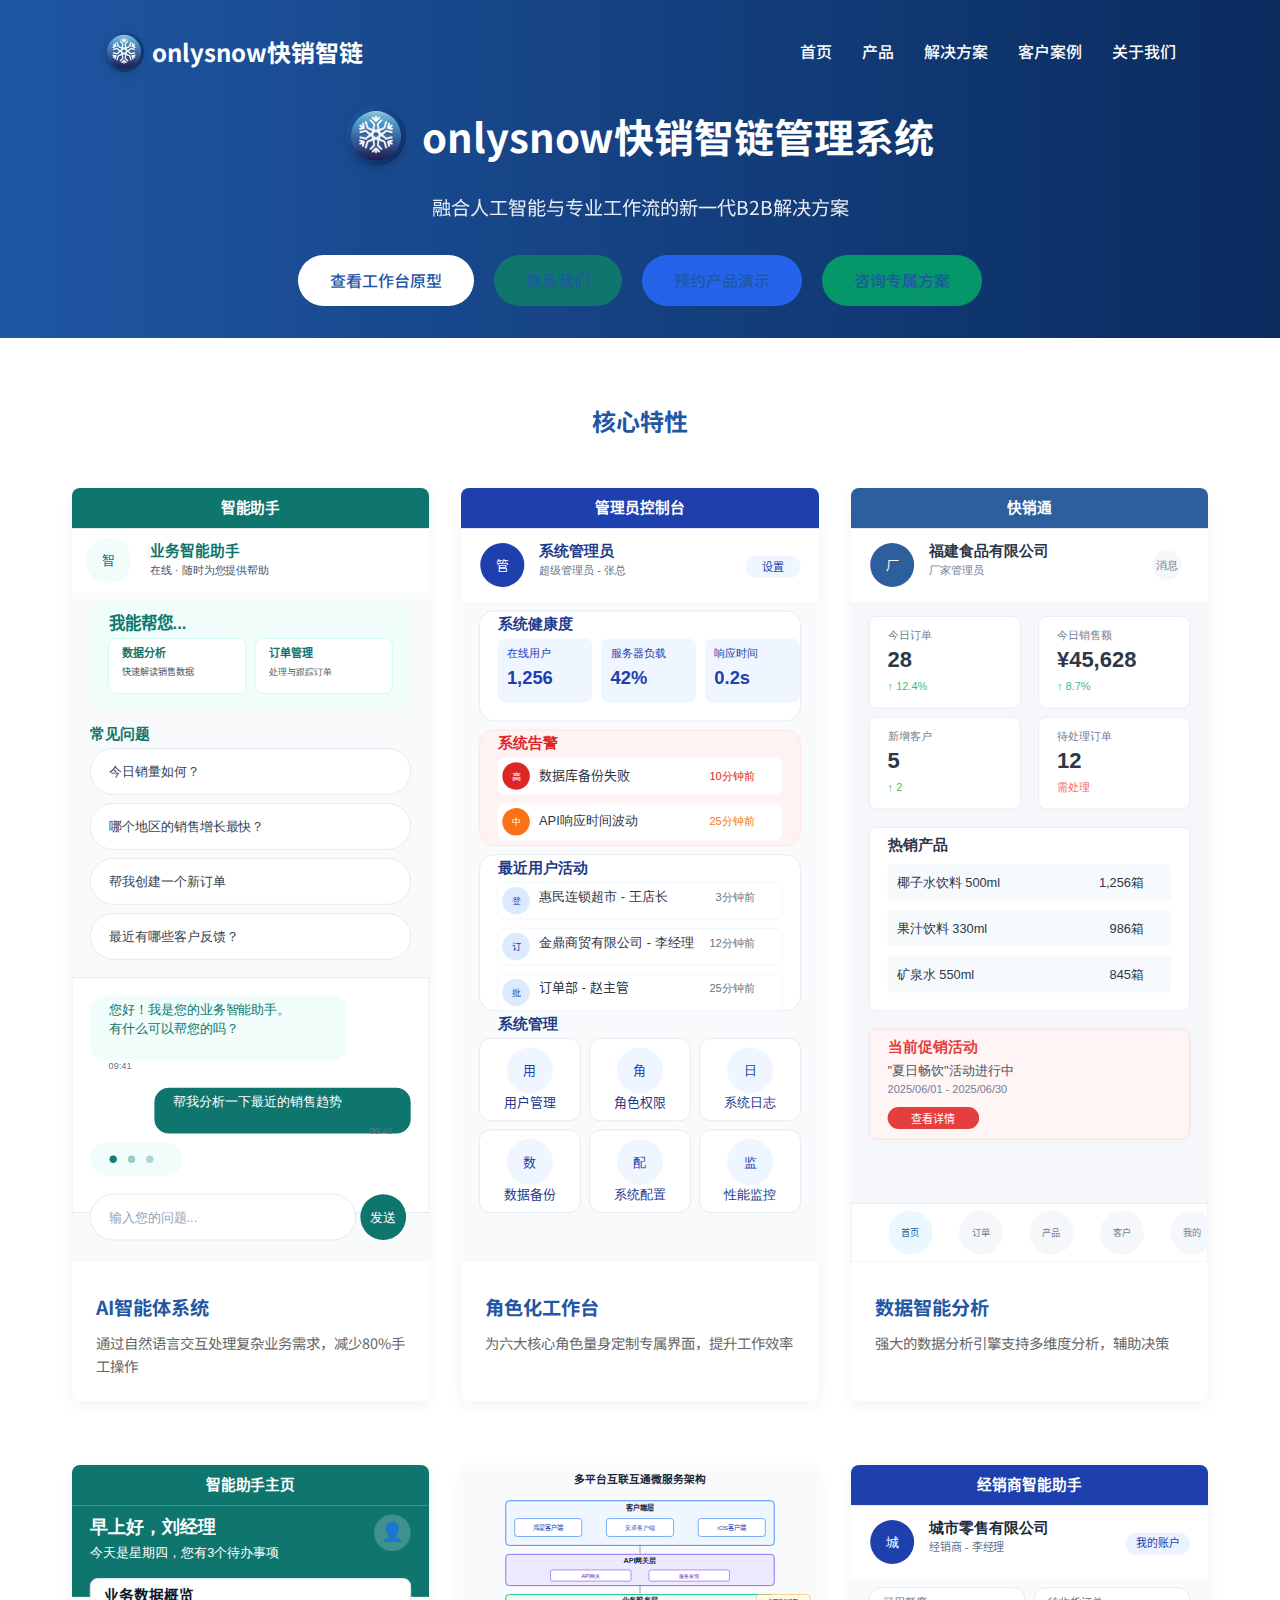
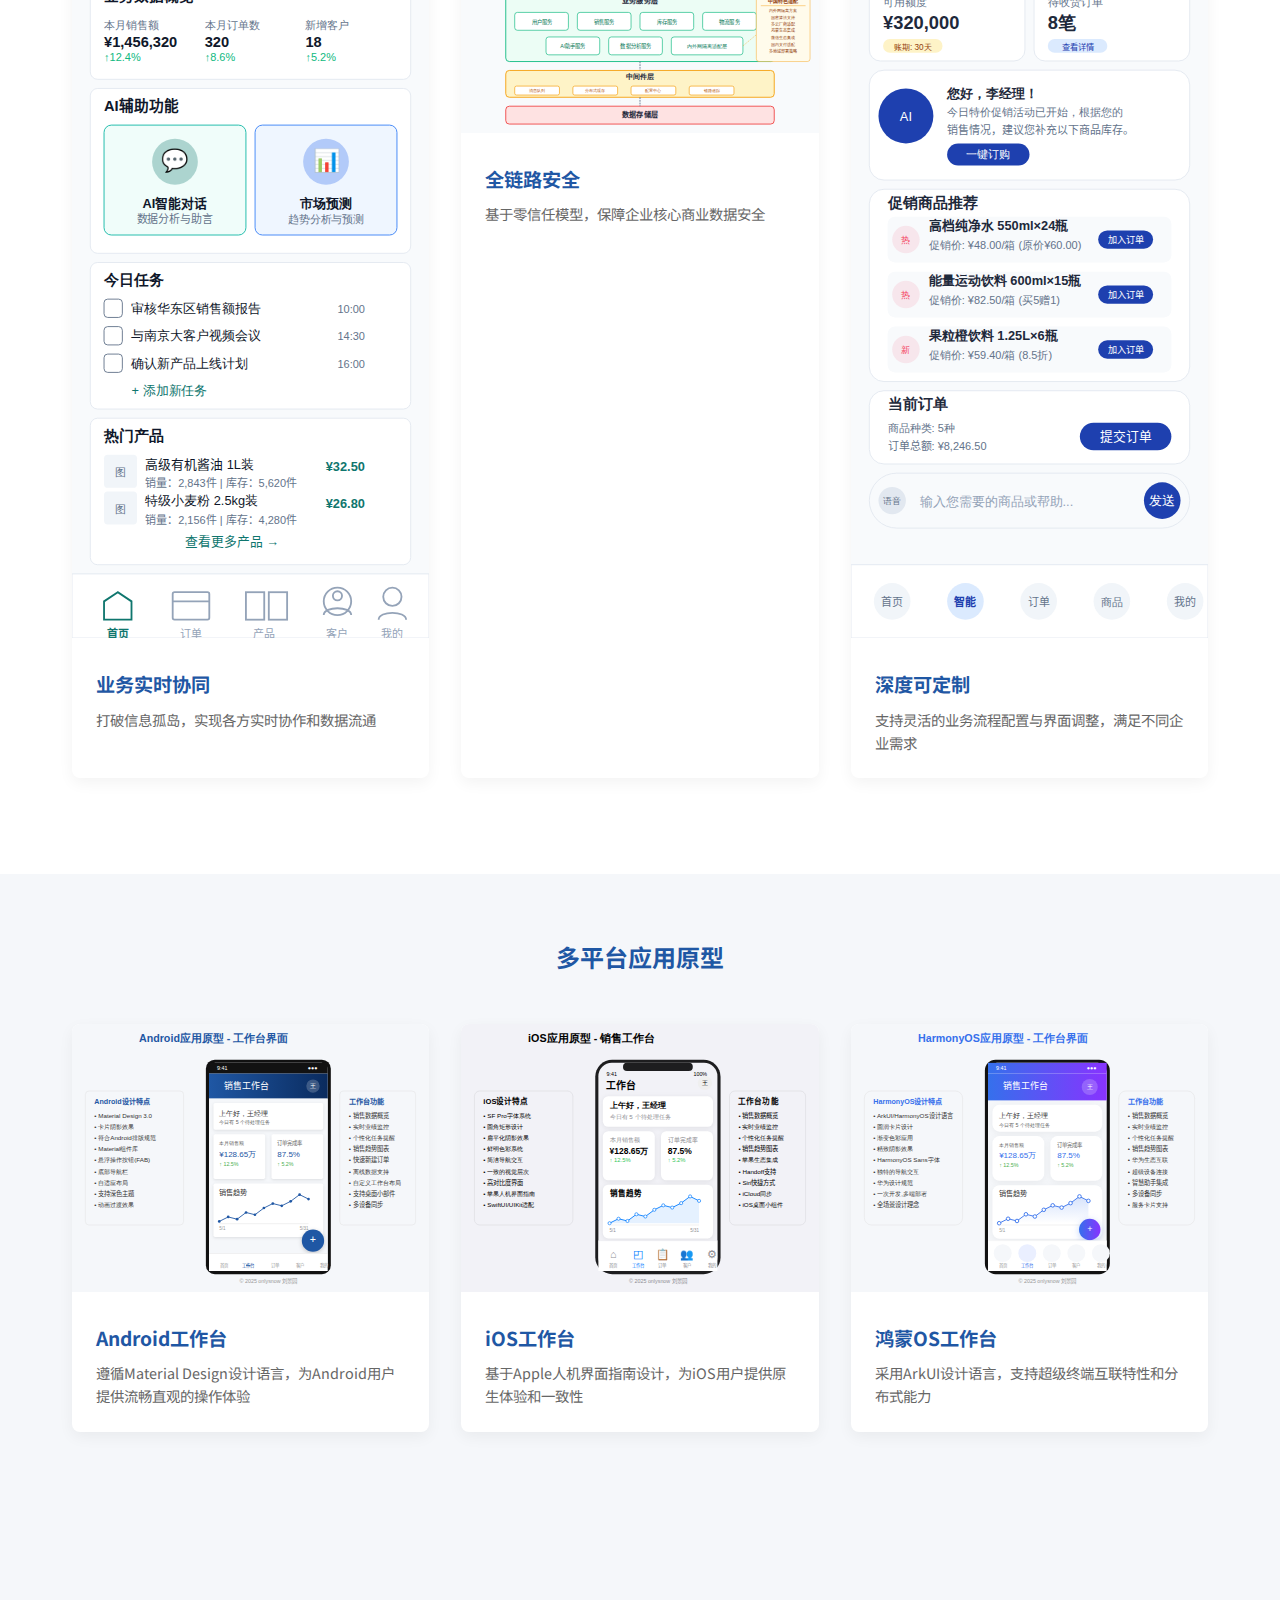
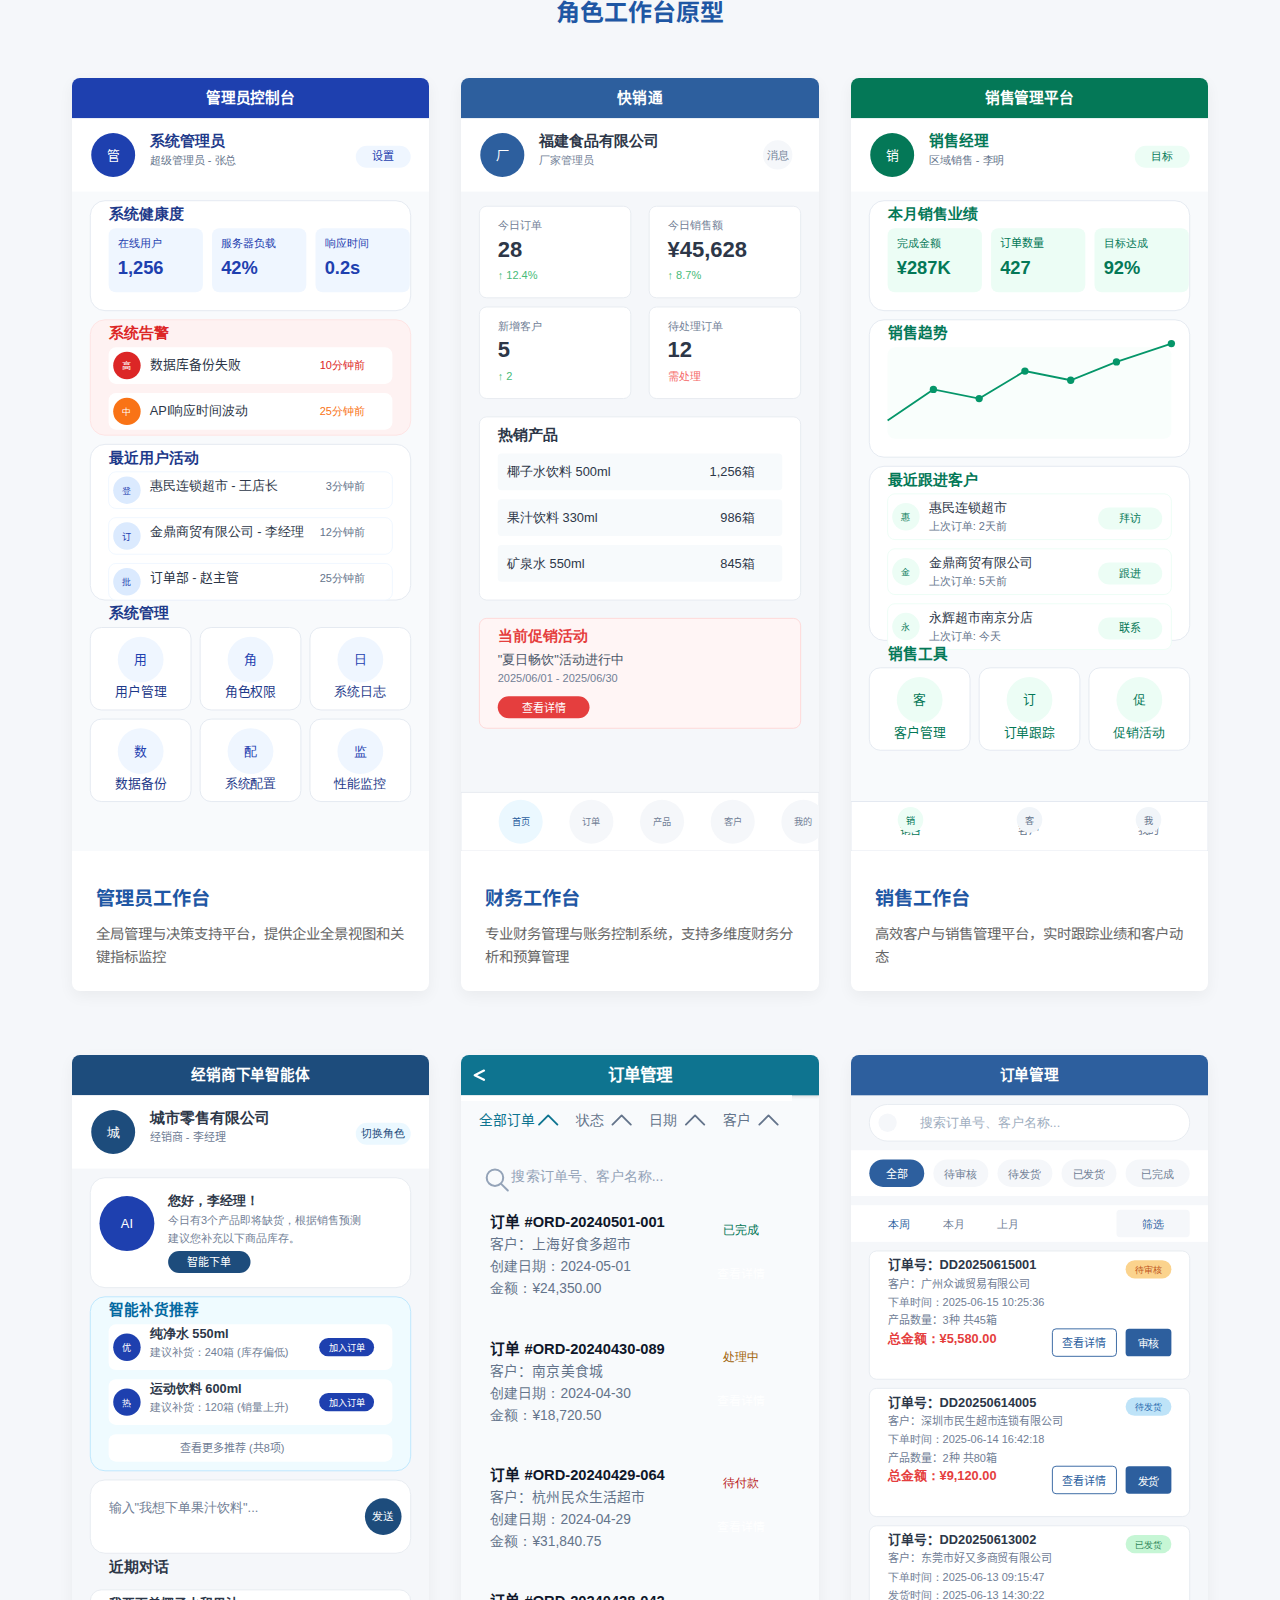
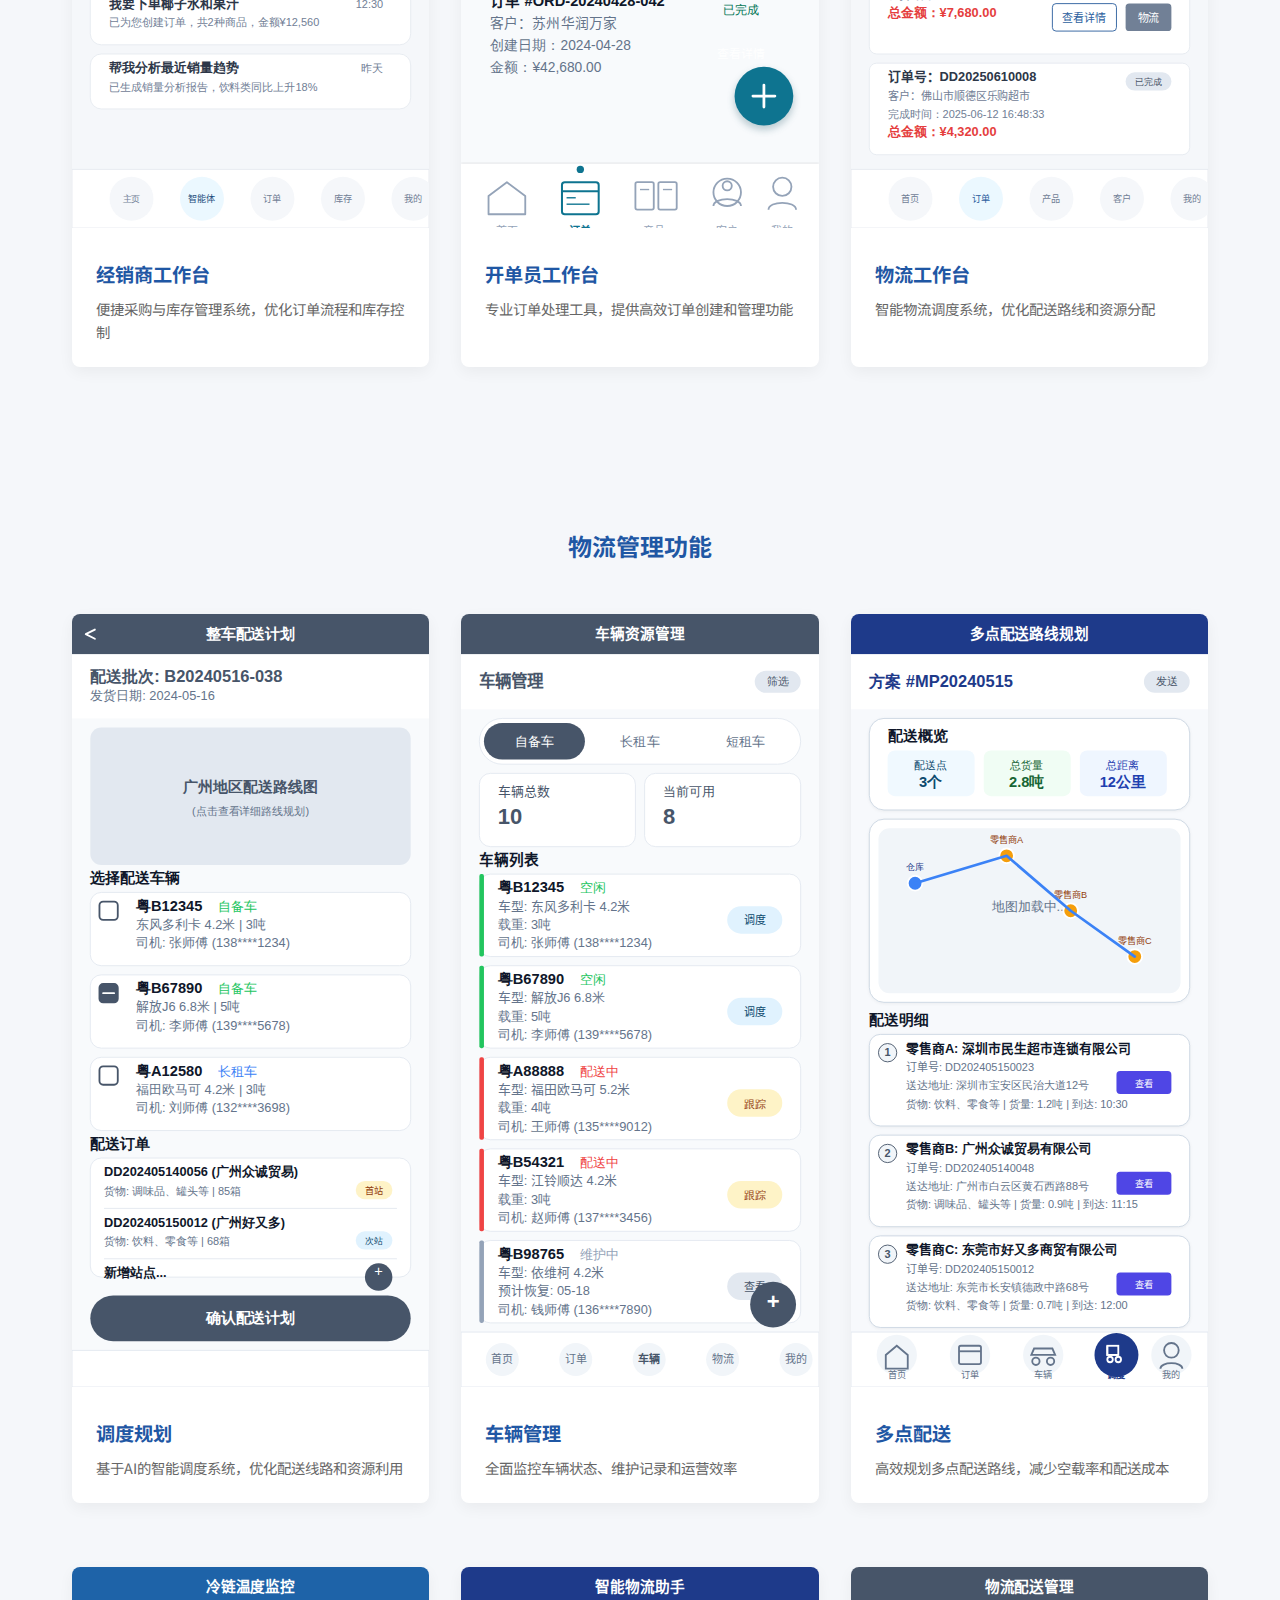
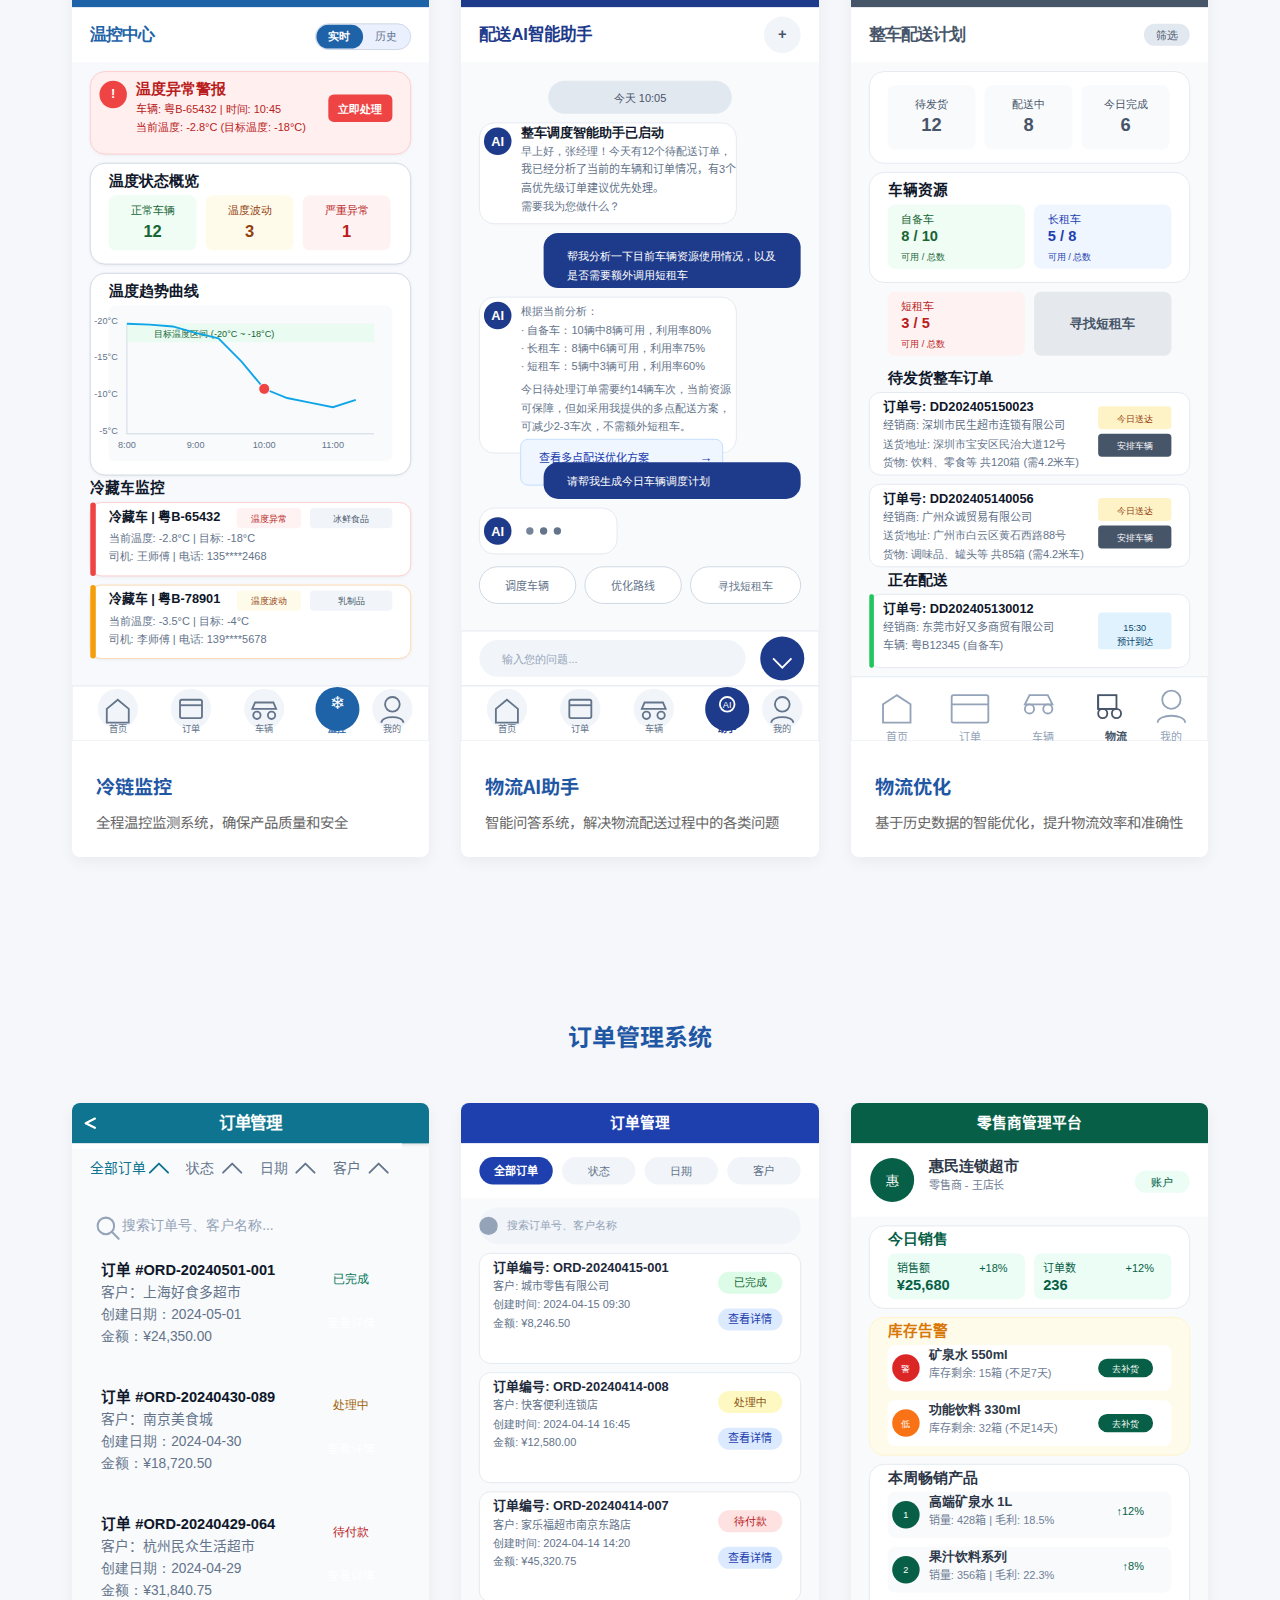
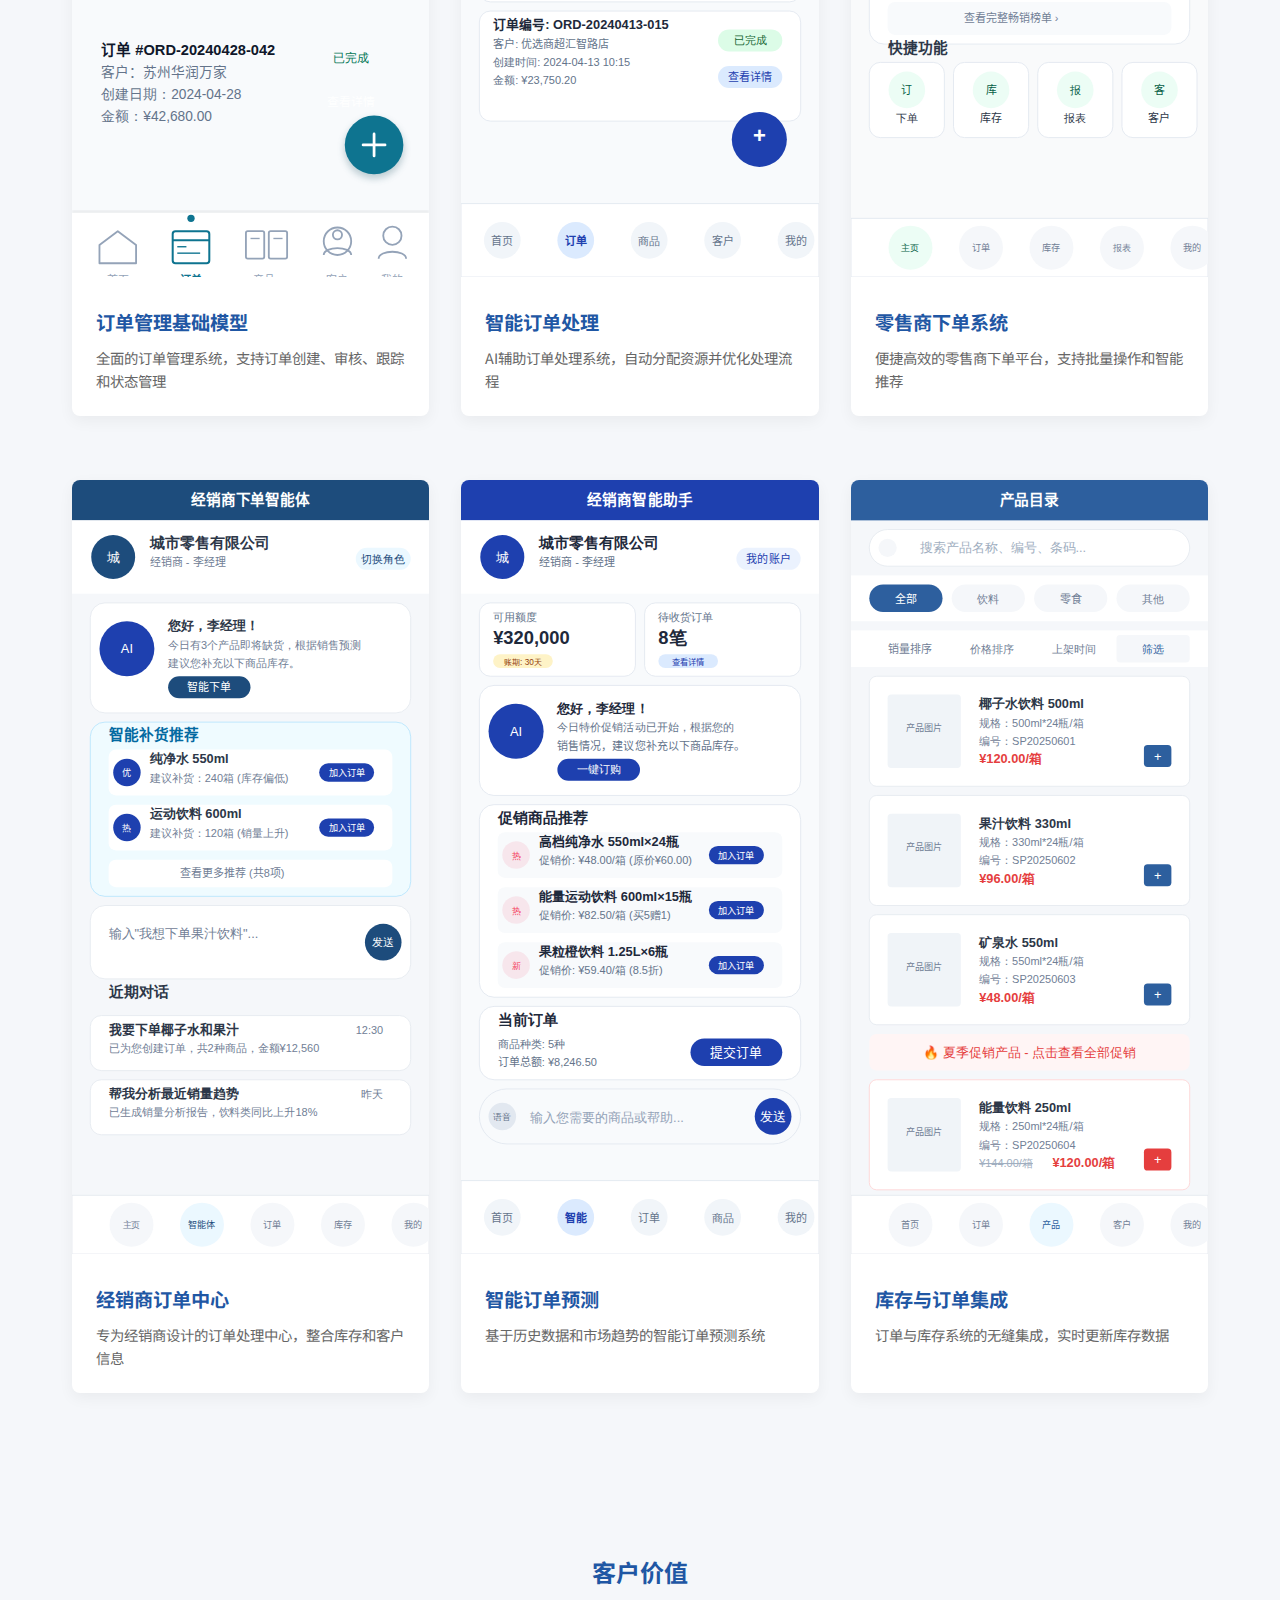
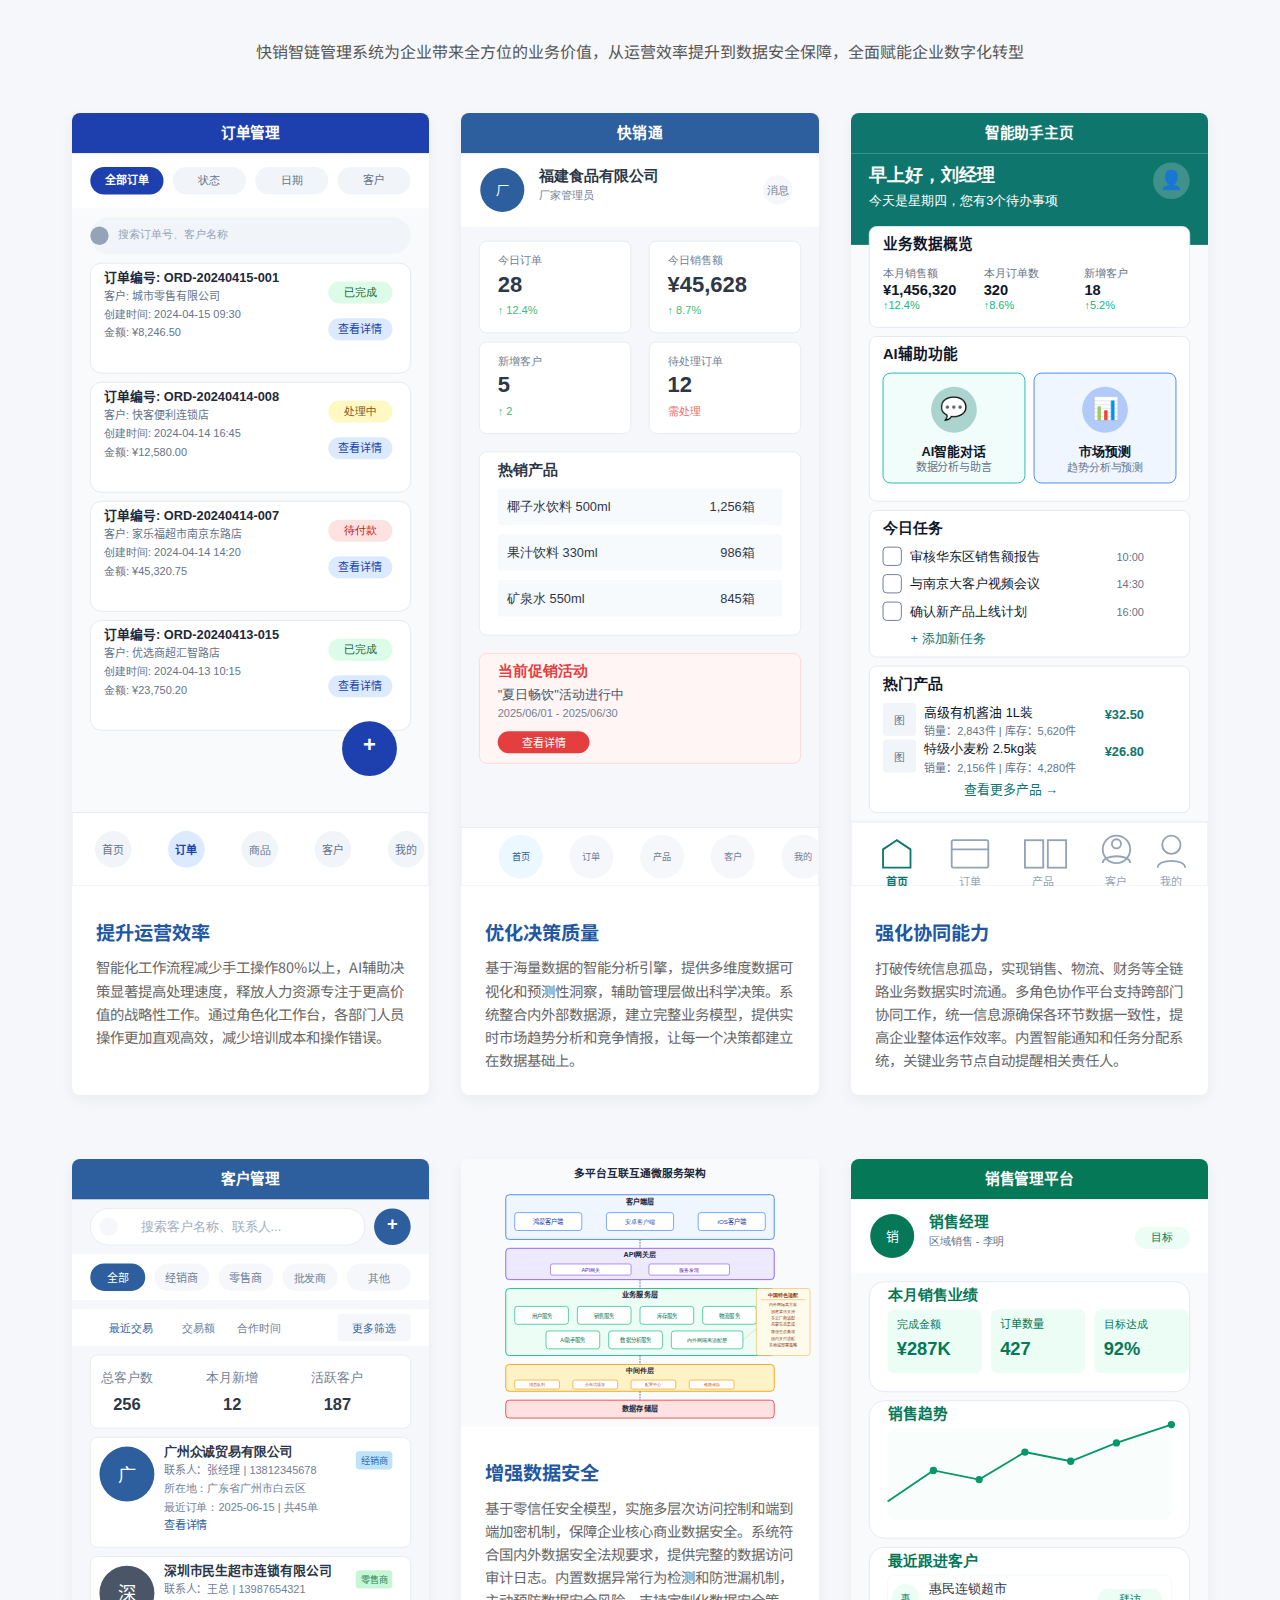
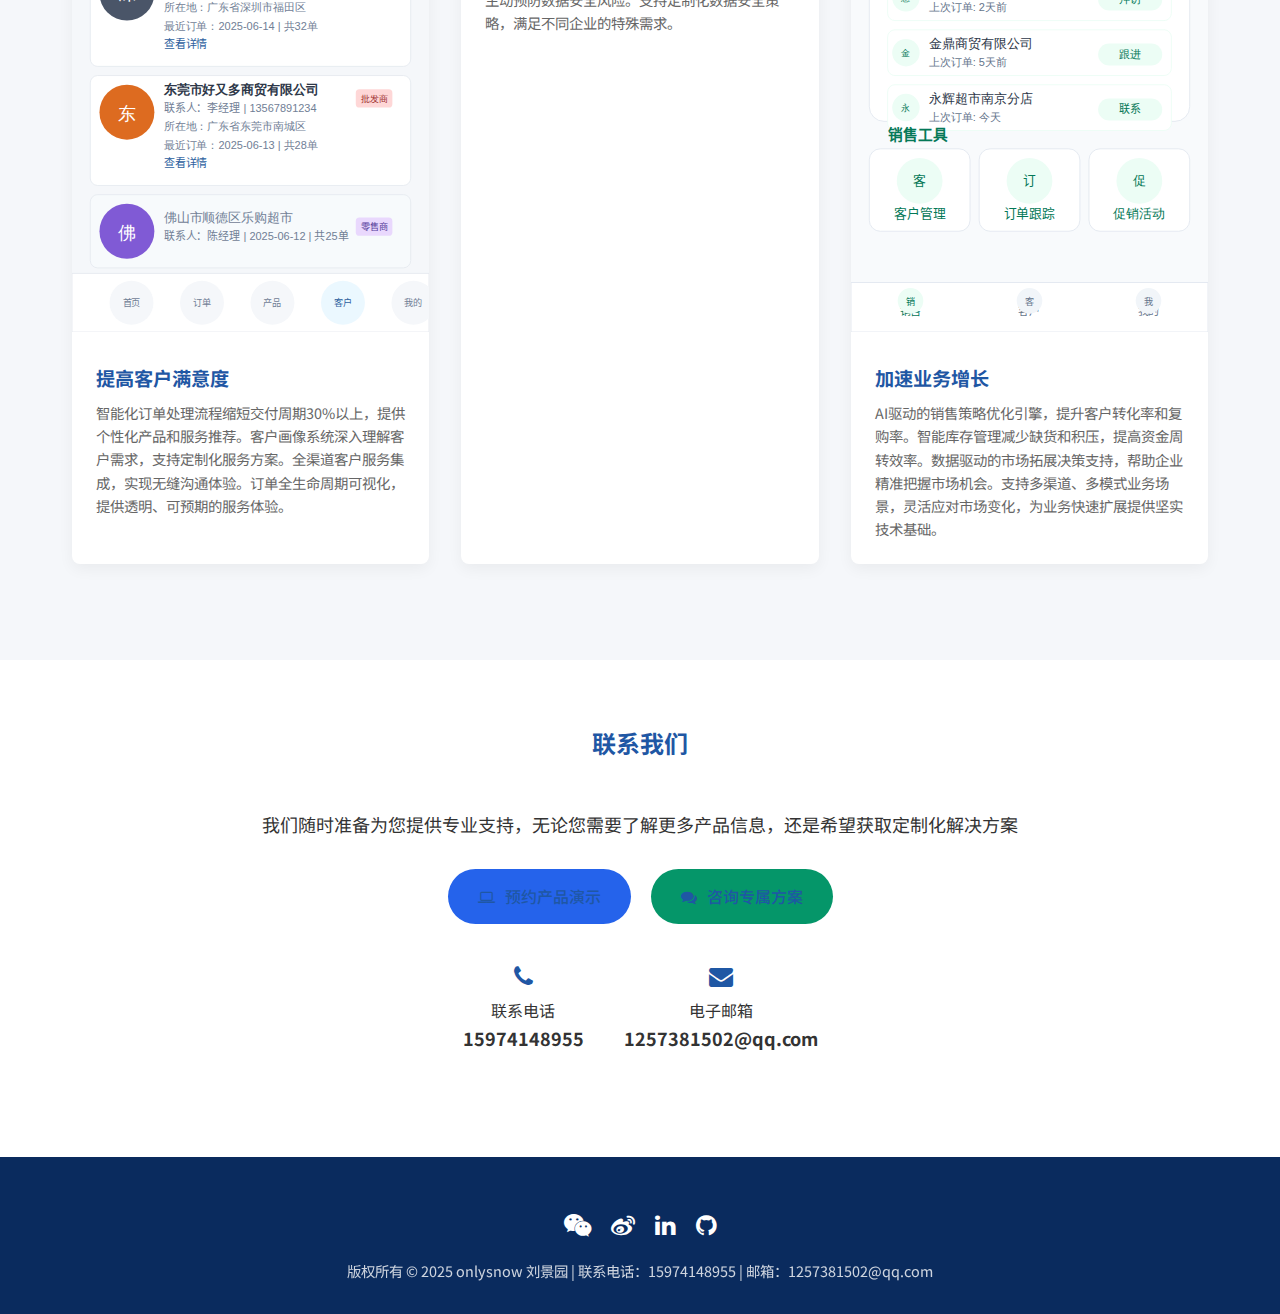
<file: index.html>
<!DOCTYPE html>
<html lang="zh-CN">
<head>
    <meta charset="UTF-8">
    <meta name="viewport" content="width=device-width, initial-scale=1.0">
    <title>onlysnow快销智链管理系统</title>
    <link rel="icon" href="assets/images/favicon.png" type="image/png">
    <link rel="apple-touch-icon" href="assets/images/favicon.png">
    <!-- 微信分享图标 -->
    <meta property="og:image" content="assets/images/snowflake-logo.png">
    <meta itemprop="image" content="assets/images/snowflake-logo.png">
    <meta name="description" content="融合人工智能与专业工作流的新一代B2B快销品管理解决方案">
    <meta property="og:description" content="融合人工智能与专业工作流的新一代B2B快销品管理解决方案">
    <meta property="og:title" content="onlysnow快销智链管理系统">
    <meta property="og:type" content="website">
    <link rel="stylesheet" href="https://cdn.jsdelivr.net/npm/font-awesome@4.7.0/css/font-awesome.min.css">
    <style>
        @import url('https://fonts.googleapis.com/css2?family=Noto+Sans+SC:wght@300;400;500;700&display=swap');
        
        * {
            margin: 0;
            padding: 0;
            box-sizing: border-box;
        }
        
        body {
            font-family: 'Noto Sans SC', sans-serif;
            line-height: 1.6;
            color: #333;
            background-color: #f5f7fa;
        }
        
        header {
            background: linear-gradient(to right, #1F57A4, #0A2B5E);
            color: white;
            padding: 2rem 0;
            text-align: center;
        }
        
        .header-content {
            max-width: 1200px;
            margin: 0 auto;
            padding: 0 2rem;
        }
        
        h1 {
            font-size: 2.5rem;
            margin-bottom: 1rem;
        }
        
        .subtitle {
            font-size: 1.2rem;
            opacity: 0.9;
            margin-bottom: 2rem;
        }
        
        .cta-button {
            display: inline-block;
            background-color: white;
            color: #1F57A4;
            padding: 0.8rem 2rem;
            border-radius: 30px;
            text-decoration: none;
            font-weight: 500;
            transition: all 0.3s ease;
        }
        
        .cta-button:hover {
            transform: translateY(-3px);
            box-shadow: 0 10px 20px rgba(0,0,0,0.1);
        }
        
        section {
            padding: 4rem 0;
        }
        
        .container {
            max-width: 1200px;
            margin: 0 auto;
            padding: 0 2rem;
        }
        
        .section-title {
            text-align: center;
            margin-bottom: 3rem;
            color: #1F57A4;
        }
        
        .card {
            background: white;
            border-radius: 8px;
            overflow: hidden;
            box-shadow: 0 5px 15px rgba(0,0,0,0.05);
            transition: transform 0.3s ease, box-shadow 0.3s ease;
            margin-bottom: 2rem;
        }
        
        .card:hover {
            transform: translateY(-5px);
            box-shadow: 0 15px 30px rgba(0,0,0,0.1);
        }
        
        .card-image {
            width: 100%;
            height: auto;
            object-fit: cover;
        }
        
        .card-content {
            padding: 1.5rem;
        }
        
        .card-title {
            font-size: 1.2rem;
            color: #1F57A4;
            margin-bottom: 0.5rem;
        }
        
        .card-text {
            color: #666;
            font-size: 0.9rem;
        }
        
        .grid {
            display: grid;
            grid-template-columns: repeat(auto-fit, minmax(300px, 1fr));
            gap: 2rem;
        }
        
        .features {
            background-color: white;
        }
        
        .feature-box {
            text-align: center;
            padding: 2rem;
        }
        
        .feature-icon {
            font-size: 2.5rem;
            color: #1F57A4;
            margin-bottom: 1rem;
        }
        
        .feature-title {
            font-size: 1.2rem;
            margin-bottom: 0.5rem;
            color: #333;
        }
        
        .feature-text {
            color: #666;
            font-size: 0.9rem;
        }
        
        .screens {
            background-color: #f5f7fa;
        }
        
        .screen-image {
            width: 100%;
            height: auto;
            border-radius: 8px;
            box-shadow: 0 5px 15px rgba(0,0,0,0.1);
        }
        
        footer {
            background-color: #0A2B5E;
            color: white;
            padding: 2rem 0;
            text-align: center;
        }
        
        .footer-content {
            max-width: 1200px;
            margin: 0 auto;
            padding: 0 2rem;
        }
        
        .social-links {
            margin: 1rem 0;
        }
        
        .social-links a {
            color: white;
            font-size: 1.5rem;
            margin: 0 0.5rem;
            transition: color 0.3s ease;
        }
        
        .social-links a:hover {
            color: #64B5F6;
        }
        
        .copyright {
            font-size: 0.9rem;
            opacity: 0.8;
        }

        @media (max-width: 768px) {
            .grid {
                grid-template-columns: 1fr;
                gap: 1rem;
            }
            
            h1 {
                font-size: 1.8rem;
            }
            
            .subtitle {
                font-size: 1rem;
                margin-bottom: 1.5rem;
            }
            
            .header-content {
                padding: 0 1rem;
            }
            
            section {
                padding: 2rem 0;
            }
            
            .container {
                padding: 0 1rem;
            }
            
            .section-title {
                margin-bottom: 1.5rem;
                font-size: 1.8rem;
            }
            
            .card {
                margin-bottom: 1rem;
            }
            
            /* Mobile navigation adjustments */
            .header-content > div:first-child {
                display: flex;
                justify-content: space-between;
                align-items: center;
                width: 100%;
            }
            
            /* 在移动端隐藏顶部独立的OnlySnow标志 */
            .header-content > div:first-child .logo {
                display: none;
            }
            
            nav {
                position: fixed;
                top: 0;
                right: -100%;
                width: 70%;
                height: 100vh;
                background-color: #101820;
                transition: 0.5s;
                z-index: 999;
                display: flex;
                flex-direction: column;
                justify-content: center;
                padding: 2rem;
            }
            
            nav.active {
                right: 0;
            }
            
            nav ul {
                flex-direction: column;
                align-items: center;
            }
            
            nav ul li {
                margin: 1rem 0;
            }
            
            .overlay {
                position: fixed;
                top: 0;
                left: 0;
                width: 100%;
                height: 100%;
                background-color: rgba(0, 0, 0, 0.7);
                display: none;
                z-index: 998;
            }
            
            .overlay.active {
                display: block;
            }
            
            /* Adjust CTA buttons for mobile */
            .cta-buttons {
                flex-direction: column;
                gap: 10px;
            }
            
            .cta-button {
                width: 100%;
                text-align: center;
                padding: 0.8rem 1rem;
            }
            
            /* Contact section adjustments */
            #contact div[style*="display: flex; justify-content: center; gap: 40px;"] {
                flex-direction: column;
                gap: 20px;
            }
            
            #contact div[style*="display: flex; justify-content: center; gap: 20px;"] {
                flex-direction: column;
                gap: 10px;
            }
        }
        
        /* Add a new breakpoint for very small devices */
        @media (max-width: 480px) {
            h1 {
                font-size: 1.5rem;
            }
            
            .feature-icon {
                font-size: 2rem;
            }
            
            .feature-title {
                font-size: 1.1rem;
            }
            
            .card-title {
                font-size: 1.1rem;
            }
            
            footer {
                padding: 1.5rem 0;
            }
            
            .copyright {
                font-size: 0.8rem;
            }
            
            /* Make logo and title arrangement more compact */
            .header-content > div:nth-child(2) {
                flex-direction: column;
            }
            
            .header-content > div:nth-child(2) img {
                margin-right: 0;
                margin-bottom: 1rem;
            }
        }
        
        /* 移动端导航样式调整 */
        .hamburger-menu {
            display: none;
            flex-direction: column;
            justify-content: space-between;
            width: 30px;
            height: 21px;
            cursor: pointer;
            z-index: 1000;
        }
        
        .hamburger-menu .bar {
            height: 3px;
            width: 100%;
            background-color: #ffffff;
            border-radius: 2px;
            transition: all 0.3s ease;
        }
        
        .overlay {
            display: none;
            position: fixed;
            top: 0;
            left: 0;
            width: 100%;
            height: 100%;
            background-color: rgba(0,0,0,0.5);
            z-index: 900;
        }
        
        .overlay.active {
            display: block;
        }
        
        @media (max-width: 768px) {
            .hamburger-menu {
                display: flex;
            }
            
            /* 在移动端隐藏顶部独立的OnlySnow标志 */
            .header-content > div:first-child .logo {
                display: none !important;
            }
        }
    </style>
</head>
<body>
    <header>
        <div class="container">
            <div class="header-content">
                <div>
                    <div class="hamburger-menu">
                        <span class="bar"></span>
                        <span class="bar"></span>
                        <span class="bar"></span>
                    </div>
                </div>
                
                <!-- 顶部导航栏 -->
                <div style="display: flex; justify-content: space-between; align-items: center; width: 100%; margin-bottom: 2rem;">
                    <div class="logo" style="display: flex; align-items: center;">
                        <img src="assets/images/snowflake-logo.png" alt="雪花Logo" style="width: 40px; height: 40px; margin-right: 0.5rem; border-radius: 50%; box-shadow: 0 4px 8px rgba(0,0,0,0.1); background: linear-gradient(135deg, #1F57A4, #0A2B5E); padding: 3px;">
                        <span style="font-size: 24px; font-weight: bold; color: white;">onlysnow快销智链</span>
                    </div>
                    <nav>
                        <ul style="display: flex; list-style: none; margin: 0; padding: 0;">
                            <li style="margin-left: 30px;"><a href="index.html" style="color: white; text-decoration: none; font-weight: 500;">首页</a></li>
                            <li style="margin-left: 30px;"><a href="products.html" style="color: white; text-decoration: none; font-weight: 500;">产品</a></li>
                            <li style="margin-left: 30px;"><a href="solutions.html" style="color: white; text-decoration: none; font-weight: 500;">解决方案</a></li>
                            <li style="margin-left: 30px;"><a href="cases.html" style="color: white; text-decoration: none; font-weight: 500;">客户案例</a></li>
                            <li style="margin-left: 30px;"><a href="about.html" style="color: white; text-decoration: none; font-weight: 500;">关于我们</a></li>
                        </ul>
                    </nav>
                </div>
                
                <!-- 标题和CTA按钮 -->
                <div style="display: flex; justify-content: center; align-items: center; margin-bottom: 1.5rem;">
                    <img src="assets/images/snowflake-logo.png" alt="雪花Logo" style="width: 60px; height: 60px; margin-right: 1rem; border-radius: 50%; box-shadow: 0 4px 8px rgba(0,0,0,0.1); background: linear-gradient(135deg, #1F57A4, #0A2B5E); padding: 5px;">
                    <h1 style="margin-bottom: 0;">onlysnow快销智链管理系统</h1>
                </div>
                <p class="subtitle">融合人工智能与专业工作流的新一代B2B解决方案</p>
                <div class="cta-buttons" style="display: flex; justify-content: center; gap: 20px; margin-top: 20px;">
                    <a href="#roles" class="cta-button">查看工作台原型</a>
                    <a href="#contact" class="cta-button" style="background-color: #0F766E;">联系我们</a>
                    <a href="book-demo.html" class="cta-button" style="background-color: #2563EB;">预约产品演示</a>
                    <a href="consult-solution.html" class="cta-button" style="background-color: #059669;">咨询专属方案</a>
                </div>
            </div>
        </div>
    </header>
    
    <section class="features">
        <div class="container">
            <h2 class="section-title">核心特性</h2>
            <div class="grid">
                <div class="card">
                    <img src="assets/images/screens/ai_assistant.svg" alt="AI智能体系统" class="card-image">
                    <div class="card-content">
                        <h3 class="card-title">AI智能体系统</h3>
                        <p class="card-text">通过自然语言交互处理复杂业务需求，减少80%手工操作</p>
                    </div>
                </div>
                <div class="card">
                    <img src="assets/images/screens/admin_dashboard.svg" alt="角色化工作台" class="card-image">
                    <div class="card-content">
                        <h3 class="card-title">角色化工作台</h3>
                        <p class="card-text">为六大核心角色量身定制专属界面，提升工作效率</p>
                    </div>
                </div>
                <div class="card">
                    <img src="assets/images/screens/data_analysis.svg" alt="数据智能分析" class="card-image">
                    <div class="card-content">
                        <h3 class="card-title">数据智能分析</h3>
                        <p class="card-text">强大的数据分析引擎支持多维度分析，辅助决策</p>
                    </div>
                </div>
                <div class="card">
                    <img src="assets/images/screens/dashboard.svg" alt="业务实时协同" class="card-image">
                    <div class="card-content">
                        <h3 class="card-title">业务实时协同</h3>
                        <p class="card-text">打破信息孤岛，实现各方实时协作和数据流通</p>
                    </div>
                </div>
                <div class="card">
                    <img src="assets/images/screens/microservice_architecture.svg" alt="全链路安全" class="card-image">
                    <div class="card-content">
                        <h3 class="card-title">全链路安全</h3>
                        <p class="card-text">基于零信任模型，保障企业核心商业数据安全</p>
                    </div>
                </div>
                <div class="card">
                    <img src="assets/images/screens/optimized_dealer_agent.svg" alt="深度可定制" class="card-image">
                    <div class="card-content">
                        <h3 class="card-title">深度可定制</h3>
                        <p class="card-text">支持灵活的业务流程配置与界面调整，满足不同企业需求</p>
                    </div>
                </div>
            </div>
        </div>
    </section>
    
    <section class="screens">
        <div class="container">
            <h2 class="section-title">多平台应用原型</h2>
            <div class="grid">
                <div class="card">
                    <img src="assets/images/app_prototype/android_dashboard.svg" alt="Android应用原型" class="card-image">
                    <div class="card-content">
                        <h3 class="card-title">Android工作台</h3>
                        <p class="card-text">遵循Material Design设计语言，为Android用户提供流畅直观的操作体验</p>
                    </div>
                </div>
                <div class="card">
                    <img src="assets/images/app_prototype/ios_dashboard.svg" alt="iOS应用原型" class="card-image">
                    <div class="card-content">
                        <h3 class="card-title">iOS工作台</h3>
                        <p class="card-text">基于Apple人机界面指南设计，为iOS用户提供原生体验和一致性</p>
                    </div>
                </div>
                <div class="card">
                    <img src="assets/images/app_prototype/harmony_dashboard.svg" alt="鸿蒙OS应用原型" class="card-image">
                    <div class="card-content">
                        <h3 class="card-title">鸿蒙OS工作台</h3>
                        <p class="card-text">采用ArkUI设计语言，支持超级终端互联特性和分布式能力</p>
                    </div>
                </div>
            </div>
        </div>
    </section>
    
    <section class="screens" id="roles">
        <div class="container">
            <h2 class="section-title">角色工作台原型</h2>
            <div class="grid">
                <div class="card">
                    <img src="assets/images/screens/admin_dashboard.svg" alt="管理员工作台" class="card-image">
                    <div class="card-content">
                        <h3 class="card-title">管理员工作台</h3>
                        <p class="card-text">全局管理与决策支持平台，提供企业全景视图和关键指标监控</p>
                    </div>
                </div>
                <div class="card">
                    <img src="assets/images/screens/data_analysis.svg" alt="财务工作台" class="card-image">
                    <div class="card-content">
                        <h3 class="card-title">财务工作台</h3>
                        <p class="card-text">专业财务管理与账务控制系统，支持多维度财务分析和预算管理</p>
                    </div>
                </div>
                <div class="card">
                    <img src="assets/images/screens/sales_dashboard.svg" alt="销售工作台" class="card-image">
                    <div class="card-content">
                        <h3 class="card-title">销售工作台</h3>
                        <p class="card-text">高效客户与销售管理平台，实时跟踪业绩和客户动态</p>
                    </div>
                </div>
                <div class="card">
                    <img src="assets/images/screens/dealer_agent.svg" alt="经销商工作台" class="card-image">
                    <div class="card-content">
                        <h3 class="card-title">经销商工作台</h3>
                        <p class="card-text">便捷采购与库存管理系统，优化订单流程和库存控制</p>
                    </div>
                </div>
                <div class="card">
                    <img src="assets/images/screens/order_management.svg" alt="开单员工作台" class="card-image">
                    <div class="card-content">
                        <h3 class="card-title">开单员工作台</h3>
                        <p class="card-text">专业订单处理工具，提供高效订单创建和管理功能</p>
                    </div>
                </div>
                <div class="card">
                    <img src="assets/images/screens/logistics.svg" alt="物流工作台" class="card-image">
                    <div class="card-content">
                        <h3 class="card-title">物流工作台</h3>
                        <p class="card-text">智能物流调度系统，优化配送路线和资源分配</p>
                    </div>
                </div>
            </div>
        </div>
    </section>
    
    <section class="screens">
        <div class="container">
            <h2 class="section-title">物流管理功能</h2>
            <div class="grid">
                <div class="card">
                    <img src="assets/images/screens/dispatch_planning.svg" alt="调度规划" class="card-image">
                    <div class="card-content">
                        <h3 class="card-title">调度规划</h3>
                        <p class="card-text">基于AI的智能调度系统，优化配送线路和资源利用</p>
                    </div>
                </div>
                <div class="card">
                    <img src="assets/images/screens/vehicle_management.svg" alt="车辆管理" class="card-image">
                    <div class="card-content">
                        <h3 class="card-title">车辆管理</h3>
                        <p class="card-text">全面监控车辆状态、维护记录和运营效率</p>
                    </div>
                </div>
                <div class="card">
                    <img src="assets/images/screens/multi_point_delivery.svg" alt="多点配送" class="card-image">
                    <div class="card-content">
                        <h3 class="card-title">多点配送</h3>
                        <p class="card-text">高效规划多点配送路线，减少空载率和配送成本</p>
                    </div>
                </div>
                <div class="card">
                    <img src="assets/images/screens/cold_chain_monitoring.svg" alt="冷链监控" class="card-image">
                    <div class="card-content">
                        <h3 class="card-title">冷链监控</h3>
                        <p class="card-text">全程温控监测系统，确保产品质量和安全</p>
                    </div>
                </div>
                <div class="card">
                    <img src="assets/images/screens/logistics_ai_assistant.svg" alt="物流AI助手" class="card-image">
                    <div class="card-content">
                        <h3 class="card-title">物流AI助手</h3>
                        <p class="card-text">智能问答系统，解决物流配送过程中的各类问题</p>
                    </div>
                </div>
                <div class="card">
                    <img src="assets/images/screens/logistics_optimized.svg" alt="物流优化" class="card-image">
                    <div class="card-content">
                        <h3 class="card-title">物流优化</h3>
                        <p class="card-text">基于历史数据的智能优化，提升物流效率和准确性</p>
                    </div>
                </div>
            </div>
        </div>
    </section>
    
    <section class="screens">
        <div class="container">
            <h2 class="section-title">订单管理系统</h2>
            <div class="grid">
                <div class="card">
                    <img src="assets/images/screens/order_management.svg" alt="订单管理" class="card-image">
                    <div class="card-content">
                        <h3 class="card-title">订单管理基础模型</h3>
                        <p class="card-text">全面的订单管理系统，支持订单创建、审核、跟踪和状态管理</p>
                    </div>
                </div>
                <div class="card">
                    <img src="assets/images/screens/optimized_order_management.svg" alt="优化的订单管理" class="card-image">
                    <div class="card-content">
                        <h3 class="card-title">智能订单处理</h3>
                        <p class="card-text">AI辅助订单处理系统，自动分配资源并优化处理流程</p>
                    </div>
                </div>
                <div class="card">
                    <img src="assets/images/screens/retailer_portal.svg" alt="零售商门户" class="card-image">
                    <div class="card-content">
                        <h3 class="card-title">零售商下单系统</h3>
                        <p class="card-text">便捷高效的零售商下单平台，支持批量操作和智能推荐</p>
                    </div>
                </div>
                <div class="card">
                    <img src="assets/images/screens/dealer_agent.svg" alt="经销商代理" class="card-image">
                    <div class="card-content">
                        <h3 class="card-title">经销商订单中心</h3>
                        <p class="card-text">专为经销商设计的订单处理中心，整合库存和客户信息</p>
                    </div>
                </div>
                <div class="card">
                    <img src="assets/images/screens/optimized_dealer_agent.svg" alt="优化的经销商代理" class="card-image">
                    <div class="card-content">
                        <h3 class="card-title">智能订单预测</h3>
                        <p class="card-text">基于历史数据和市场趋势的智能订单预测系统</p>
                    </div>
                </div>
                <div class="card">
                    <img src="assets/images/screens/inventory.svg" alt="库存管理" class="card-image">
                    <div class="card-content">
                        <h3 class="card-title">库存与订单集成</h3>
                        <p class="card-text">订单与库存系统的无缝集成，实时更新库存数据</p>
                    </div>
                </div>
            </div>
        </div>
    </section>
    
    <section class="screens">
        <div class="container">
            <h2 class="section-title">客户价值</h2>
            <p class="section-description" style="text-align: center; max-width: 800px; margin: 0 auto 3rem auto; color: #555;">
                快销智链管理系统为企业带来全方位的业务价值，从运营效率提升到数据安全保障，全面赋能企业数字化转型
            </p>
            <div class="grid">
                <div class="card">
                    <img src="assets/images/screens/optimized_order_management.svg" alt="提升运营效率" class="card-image">
                    <div class="card-content">
                        <h3 class="card-title">提升运营效率</h3>
                        <p class="card-text">智能化工作流程减少手工操作80%以上，AI辅助决策显著提高处理速度，释放人力资源专注于更高价值的战略性工作。通过角色化工作台，各部门人员操作更加直观高效，减少培训成本和操作错误。</p>
                    </div>
                </div>
                <div class="card">
                    <img src="assets/images/screens/data_analysis.svg" alt="优化决策质量" class="card-image">
                    <div class="card-content">
                        <h3 class="card-title">优化决策质量</h3>
                        <p class="card-text">基于海量数据的智能分析引擎，提供多维度数据可视化和预测性洞察，辅助管理层做出科学决策。系统整合内外部数据源，建立完整业务模型，提供实时市场趋势分析和竞争情报，让每一个决策都建立在数据基础上。</p>
                    </div>
                </div>
                <div class="card">
                    <img src="assets/images/screens/dashboard.svg" alt="强化协同能力" class="card-image">
                    <div class="card-content">
                        <h3 class="card-title">强化协同能力</h3>
                        <p class="card-text">打破传统信息孤岛，实现销售、物流、财务等全链路业务数据实时流通。多角色协作平台支持跨部门协同工作，统一信息源确保各环节数据一致性，提高企业整体运作效率。内置智能通知和任务分配系统，关键业务节点自动提醒相关责任人。</p>
                    </div>
                </div>
                <div class="card">
                    <img src="assets/images/screens/customer_management.svg" alt="提高客户满意度" class="card-image">
                    <div class="card-content">
                        <h3 class="card-title">提高客户满意度</h3>
                        <p class="card-text">智能化订单处理流程缩短交付周期30%以上，提供个性化产品和服务推荐。客户画像系统深入理解客户需求，支持定制化服务方案。全渠道客户服务集成，实现无缝沟通体验。订单全生命周期可视化，提供透明、可预期的服务体验。</p>
                    </div>
                </div>
                <div class="card">
                    <img src="assets/images/screens/microservice_architecture.svg" alt="增强数据安全" class="card-image">
                    <div class="card-content">
                        <h3 class="card-title">增强数据安全</h3>
                        <p class="card-text">基于零信任安全模型，实施多层次访问控制和端到端加密机制，保障企业核心商业数据安全。系统符合国内外数据安全法规要求，提供完整的数据访问审计日志。内置数据异常行为检测和防泄漏机制，主动预防数据安全风险。支持定制化数据安全策略，满足不同企业的特殊需求。</p>
                    </div>
                </div>
                <div class="card">
                    <img src="assets/images/screens/sales_dashboard.svg" alt="加速业务增长" class="card-image">
                    <div class="card-content">
                        <h3 class="card-title">加速业务增长</h3>
                        <p class="card-text">AI驱动的销售策略优化引擎，提升客户转化率和复购率。智能库存管理减少缺货和积压，提高资金周转效率。数据驱动的市场拓展决策支持，帮助企业精准把握市场机会。支持多渠道、多模式业务场景，灵活应对市场变化，为业务快速扩展提供坚实技术基础。</p>
                    </div>
                </div>
            </div>
        </div>
    </section>
    
    <!-- 添加联系部分 -->
    <section class="features" id="contact">
        <div class="container">
            <h2 class="section-title">联系我们</h2>
            <div style="text-align: center; max-width: 800px; margin: 0 auto; margin-bottom: 40px;">
                <p style="font-size: 18px; margin-bottom: 30px;">我们随时准备为您提供专业支持，无论您需要了解更多产品信息，还是希望获取定制化解决方案</p>
                
                <div style="display: flex; justify-content: center; gap: 20px; margin-top: 30px;">
                    <a href="book-demo.html" class="cta-button" style="background-color: #2563EB; padding: 15px 30px;">
                        <i class="fa fa-laptop" style="margin-right: 10px;"></i>预约产品演示
                    </a>
                    <a href="consult-solution.html" class="cta-button" style="background-color: #059669; padding: 15px 30px;">
                        <i class="fa fa-comments" style="margin-right: 10px;"></i>咨询专属方案
                    </a>
                </div>
                
                <div style="margin-top: 40px; display: flex; justify-content: center; gap: 40px;">
                    <div style="text-align: center;">
                        <i class="fa fa-phone" style="font-size: 24px; color: #1F57A4; margin-bottom: 10px;"></i>
                        <p>联系电话</p>
                        <p style="font-weight: bold; font-size: 18px;">15974148955</p>
                    </div>
                    <div style="text-align: center;">
                        <i class="fa fa-envelope" style="font-size: 24px; color: #1F57A4; margin-bottom: 10px;"></i>
                        <p>电子邮箱</p>
                        <p style="font-weight: bold; font-size: 18px;">1257381502@qq.com</p>
                    </div>
                </div>
            </div>
        </div>
    </section>
    
    <footer>
        <div class="footer-content">
            <div class="social-links">
                <a href="#"><i class="fa fa-weixin"></i></a>
                <a href="#"><i class="fa fa-weibo"></i></a>
                <a href="#"><i class="fa fa-linkedin"></i></a>
                <a href="#"><i class="fa fa-github"></i></a>
            </div>
            <p class="copyright">版权所有 © 2025 onlysnow 刘景园 | 联系电话：15974148955 | 邮箱：1257381502@qq.com</p>
        </div>
    </footer>
</body>
<div class="overlay"></div>
<script>
    document.addEventListener('DOMContentLoaded', function() {
        const hamburger = document.querySelector('.hamburger-menu');
        const nav = document.querySelector('nav');
        const overlay = document.querySelector('.overlay');
        
        hamburger.addEventListener('click', function() {
            nav.classList.toggle('active');
            overlay.classList.toggle('active');
        });
        
        overlay.addEventListener('click', function() {
            nav.classList.remove('active');
            overlay.classList.remove('active');
        });
        
        // Close menu when a nav link is clicked
        const navLinks = document.querySelectorAll('nav ul li a');
        navLinks.forEach(link => {
            link.addEventListener('click', function() {
                nav.classList.remove('active');
                overlay.classList.remove('active');
            });
        });
    });
</script>
</html>
</file>
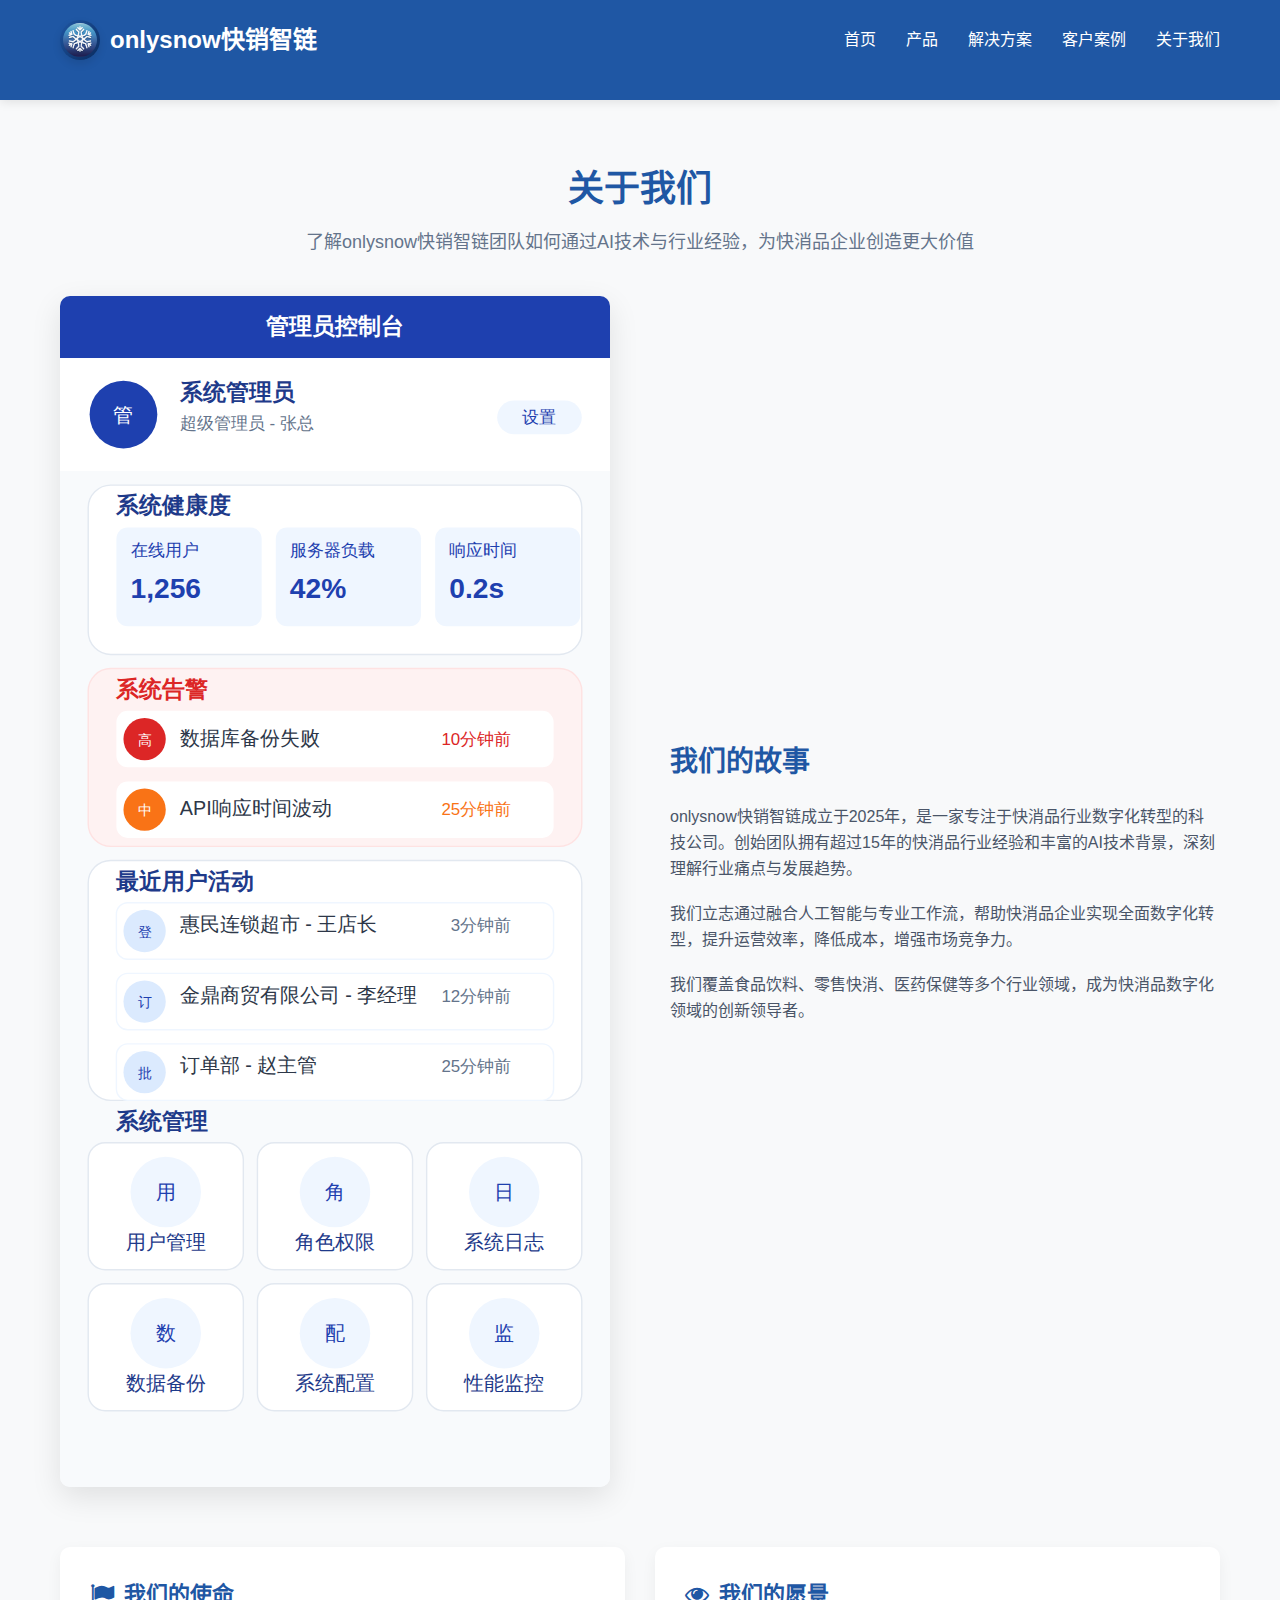
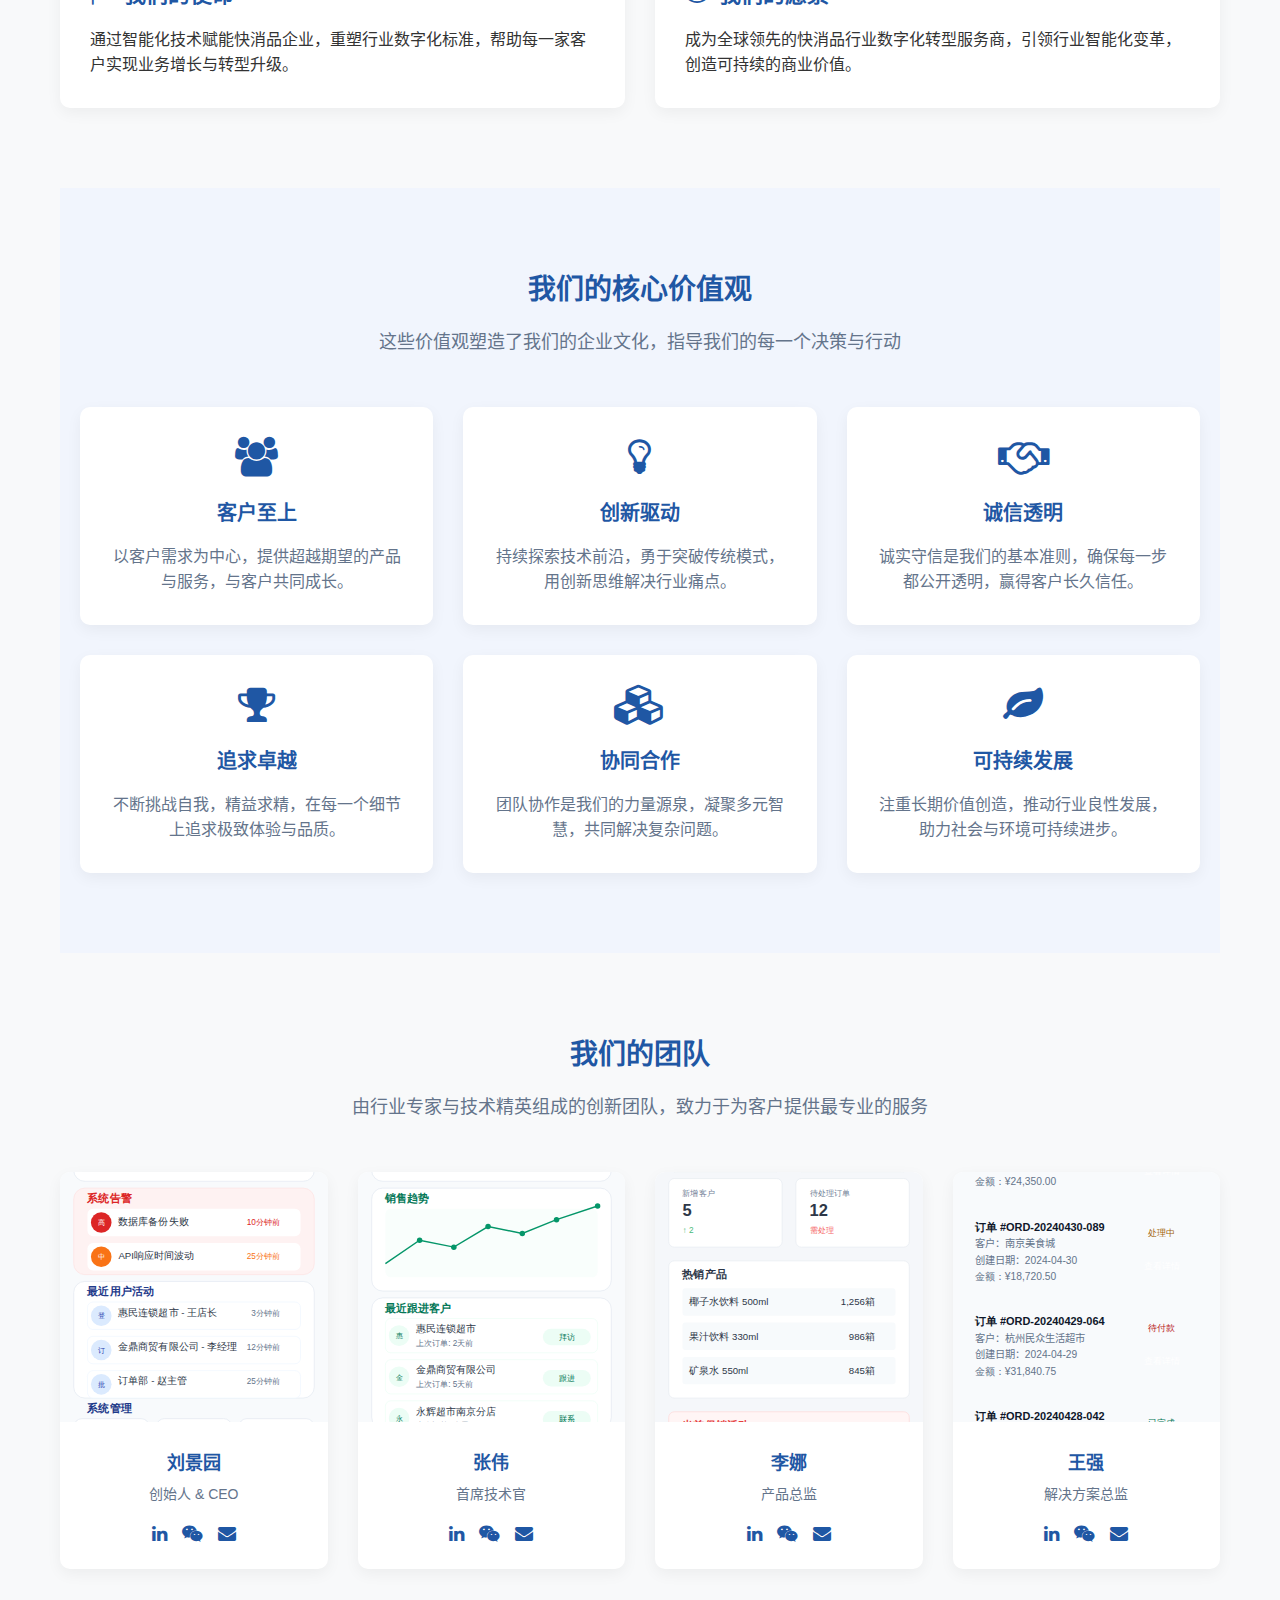
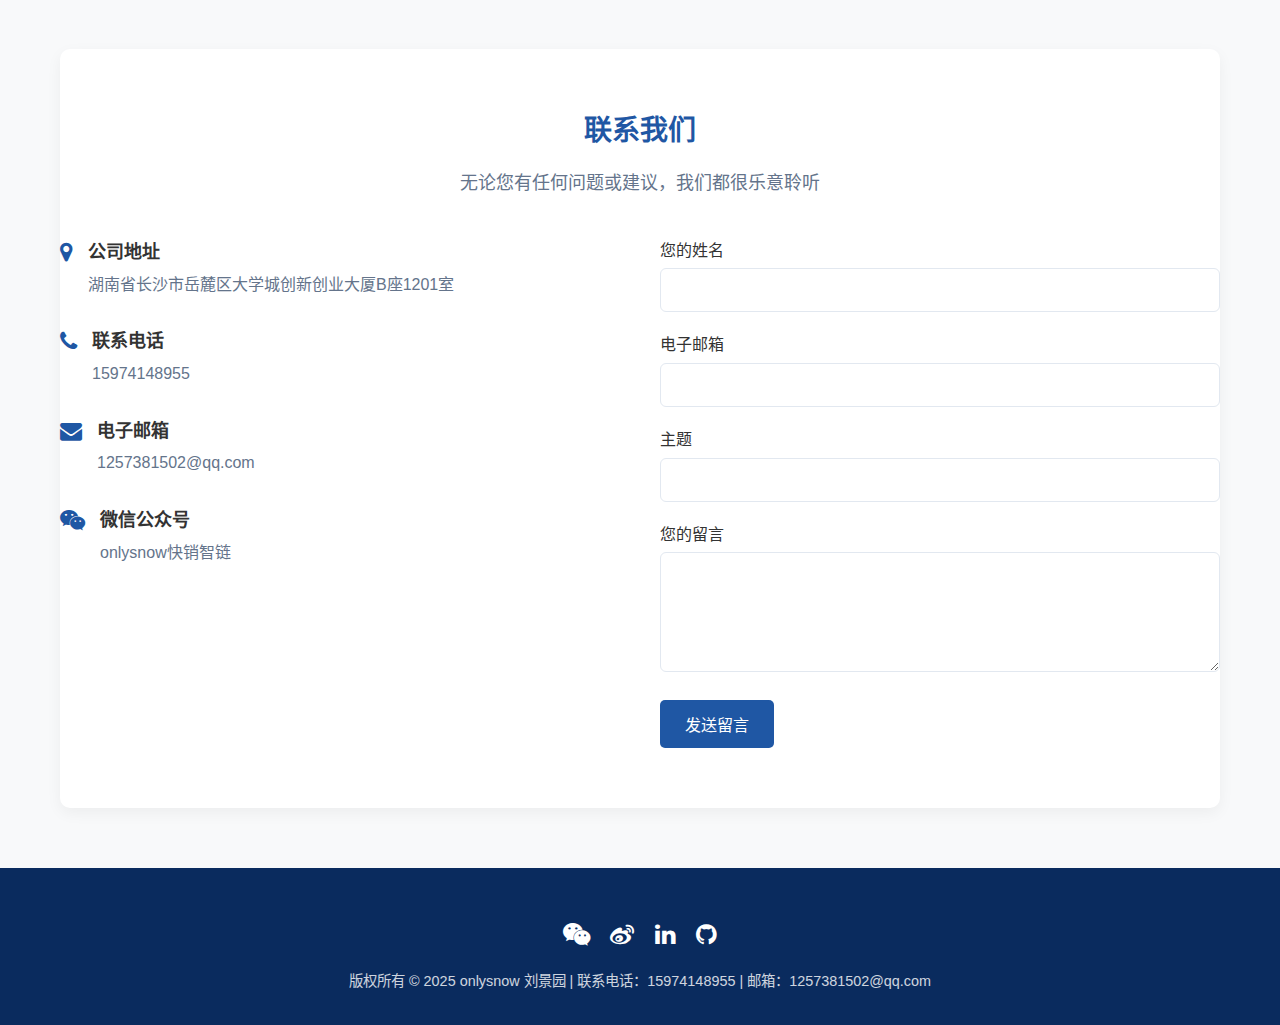
<file: about.html>
<!DOCTYPE html>
<html lang="zh-CN">
<head>
    <meta charset="UTF-8">
    <meta name="viewport" content="width=device-width, initial-scale=1.0, maximum-scale=1.0, user-scalable=no">
    <title>关于我们 - onlysnow快销智链管理系统</title>
    <link rel="icon" href="assets/images/favicon.png" type="image/png">
    <link rel="apple-touch-icon" href="assets/images/favicon.png">
    <meta property="og:image" content="assets/images/snowflake-logo.png">
    <meta itemprop="image" content="assets/images/snowflake-logo.png">
    <meta name="description" content="了解onlysnow快销智链团队，我们致力于为快消品行业提供智能化数字化解决方案">
    <meta property="og:description" content="了解onlysnow快销智链团队，我们致力于为快消品行业提供智能化数字化解决方案">
    <meta property="og:title" content="关于我们 - onlysnow快销智链管理系统">
    <link rel="stylesheet" href="https://cdn.jsdelivr.net/npm/font-awesome@4.7.0/css/font-awesome.min.css">
    <style>
        * {
            margin: 0;
            padding: 0;
            box-sizing: border-box;
        }
        body {
            font-family: "PingFang SC", "Microsoft YaHei", Arial, sans-serif;
            line-height: 1.6;
            color: #333;
            background-color: #f8f9fa;
        }
        header {
            background-color: #1F57A4;
            box-shadow: 0 2px 10px rgba(0,0,0,0.1);
            padding: 20px 0;
            color: white;
        }
        .container {
            max-width: 1200px;
            margin: 0 auto;
            padding: 0 20px;
        }
        .header-content {
            display: flex;
            flex-direction: column;
        }
        .nav-container {
            display: flex;
            align-items: center;
            justify-content: space-between;
            margin-bottom: 20px;
        }
        .logo {
            display: flex;
            align-items: center;
        }
        .logo img {
            width: 40px;
            height: 40px;
            margin-right: 10px;
            border-radius: 50%;
            background: linear-gradient(135deg, #1F57A4, #0A2B5E);
            padding: 3px;
            box-shadow: 0 4px 8px rgba(0,0,0,0.1);
        }
        .logo span {
            font-size: 24px;
            font-weight: bold;
        }
        nav ul {
            display: flex;
            list-style: none;
        }
        nav ul li {
            margin-left: 30px;
        }
        nav ul li a {
            text-decoration: none;
            color: white;
            font-weight: 500;
            transition: color 0.3s;
        }
        nav ul li a:hover {
            color: #BDD7F7;
        }
        .main-content {
            padding: 60px 0;
        }
        .page-title {
            text-align: center;
            margin-bottom: 40px;
        }
        .page-title h1 {
            font-size: 36px;
            color: #1F57A4;
            margin-bottom: 10px;
        }
        .page-title p {
            font-size: 18px;
            color: #64748b;
            max-width: 800px;
            margin: 0 auto;
        }
        .about-section {
            margin-bottom: 80px;
        }
        .about-content {
            display: flex;
            flex-direction: row;
            align-items: center;
            gap: 60px;
            margin-bottom: 60px;
        }
        .about-image {
            flex: 1;
            border-radius: 10px;
            overflow: hidden;
            box-shadow: 0 10px 30px rgba(0,0,0,0.1);
        }
        .about-image img {
            width: 100%;
            height: auto;
            display: block;
        }
        .about-text {
            flex: 1;
        }
        .about-text h2 {
            font-size: 28px;
            color: #1F57A4;
            margin-bottom: 20px;
        }
        .about-text p {
            margin-bottom: 20px;
            color: #4A5568;
        }
        .mission-vision {
            display: flex;
            gap: 30px;
            margin-top: 40px;
        }
        .mission, .vision {
            flex: 1;
            background-color: white;
            padding: 30px;
            border-radius: 10px;
            box-shadow: 0 5px 15px rgba(0,0,0,0.05);
        }
        .mission h3, .vision h3 {
            font-size: 22px;
            color: #1F57A4;
            margin-bottom: 15px;
            display: flex;
            align-items: center;
        }
        .mission-icon, .vision-icon {
            font-size: 24px;
            margin-right: 10px;
            color: #1F57A4;
        }
        .values-section {
            background-color: #F1F5FD;
            padding: 80px 0;
            margin-bottom: 80px;
        }
        .values-header {
            text-align: center;
            margin-bottom: 50px;
        }
        .values-header h2 {
            font-size: 28px;
            color: #1F57A4;
            margin-bottom: 15px;
        }
        .values-header p {
            font-size: 18px;
            color: #64748b;
            max-width: 700px;
            margin: 0 auto;
        }
        .values-grid {
            display: grid;
            grid-template-columns: repeat(3, 1fr);
            gap: 30px;
        }
        .value-card {
            background-color: white;
            padding: 30px;
            border-radius: 10px;
            box-shadow: 0 5px 15px rgba(0,0,0,0.05);
            text-align: center;
        }
        .value-icon {
            font-size: 40px;
            color: #1F57A4;
            margin-bottom: 20px;
        }
        .value-title {
            font-size: 20px;
            color: #1F57A4;
            margin-bottom: 15px;
        }
        .value-text {
            color: #64748b;
        }
        .team-section {
            margin-bottom: 80px;
        }
        .team-header {
            text-align: center;
            margin-bottom: 50px;
        }
        .team-header h2 {
            font-size: 28px;
            color: #1F57A4;
            margin-bottom: 15px;
        }
        .team-header p {
            font-size: 18px;
            color: #64748b;
            max-width: 700px;
            margin: 0 auto;
        }
        .team-grid {
            display: grid;
            grid-template-columns: repeat(4, 1fr);
            gap: 30px;
        }
        .team-card {
            background-color: white;
            border-radius: 10px;
            overflow: hidden;
            box-shadow: 0 5px 15px rgba(0,0,0,0.05);
            transition: transform 0.3s, box-shadow 0.3s;
        }
        .team-card:hover {
            transform: translateY(-5px);
            box-shadow: 0 15px 30px rgba(0,0,0,0.1);
        }
        .team-image {
            width: 100%;
            height: 250px;
            object-fit: cover;
        }
        .team-content {
            padding: 20px;
            text-align: center;
        }
        .team-name {
            font-size: 18px;
            font-weight: 600;
            color: #1F57A4;
            margin-bottom: 5px;
        }
        .team-role {
            font-size: 14px;
            color: #64748b;
            margin-bottom: 15px;
        }
        .team-social {
            display: flex;
            justify-content: center;
            gap: 15px;
        }
        .team-social a {
            color: #1F57A4;
            font-size: 18px;
            transition: color 0.3s;
        }
        .team-social a:hover {
            color: #0A2B5E;
        }
        .contact-section {
            background-color: white;
            padding: 60px 0;
            border-radius: 10px;
            box-shadow: 0 5px 15px rgba(0,0,0,0.05);
        }
        .contact-header {
            text-align: center;
            margin-bottom: 40px;
        }
        .contact-header h2 {
            font-size: 28px;
            color: #1F57A4;
            margin-bottom: 15px;
        }
        .contact-header p {
            font-size: 18px;
            color: #64748b;
            max-width: 700px;
            margin: 0 auto;
        }
        .contact-content {
            display: flex;
            justify-content: space-between;
            gap: 40px;
        }
        .contact-info {
            flex: 1;
        }
        .contact-item {
            display: flex;
            align-items: flex-start;
            margin-bottom: 30px;
        }
        .contact-icon {
            font-size: 22px;
            color: #1F57A4;
            margin-right: 15px;
            margin-top: 3px;
        }
        .contact-text h3 {
            font-size: 18px;
            margin-bottom: 5px;
            color: #333;
        }
        .contact-text p, .contact-text a {
            color: #64748b;
            text-decoration: none;
            transition: color 0.3s;
        }
        .contact-text a:hover {
            color: #1F57A4;
        }
        .contact-form {
            flex: 1;
        }
        .form-group {
            margin-bottom: 20px;
        }
        .form-group label {
            display: block;
            margin-bottom: 5px;
            font-weight: 500;
        }
        .form-group input,
        .form-group textarea {
            width: 100%;
            padding: 12px 15px;
            border: 1px solid #e2e8f0;
            border-radius: 6px;
            font-size: 16px;
            transition: all 0.3s;
        }
        .form-group input:focus,
        .form-group textarea:focus {
            border-color: #1F57A4;
            outline: none;
            box-shadow: 0 0 0 3px rgba(31, 87, 164, 0.1);
        }
        .form-group textarea {
            height: 120px;
            resize: vertical;
        }
        .submit-btn {
            background-color: #1F57A4;
            color: white;
            border: none;
            padding: 12px 25px;
            border-radius: 5px;
            font-size: 16px;
            font-weight: 500;
            cursor: pointer;
            transition: background-color 0.3s;
        }
        .submit-btn:hover {
            background-color: #0A2B5E;
        }
        footer {
            background-color: #0A2B5E;
            color: white;
            padding: 2rem 0;
            text-align: center;
        }
        .footer-content {
            max-width: 1200px;
            margin: 0 auto;
            padding: 0 2rem;
        }
        .social-links {
            margin: 1rem 0;
        }
        .social-links a {
            color: white;
            font-size: 1.5rem;
            margin: 0 0.5rem;
            transition: color 0.3s ease;
        }
        .social-links a:hover {
            color: #64B5F6;
        }
        .copyright {
            font-size: 0.9rem;
            opacity: 0.8;
        }
        
        @media (max-width: 900px) {
            .about-content {
                flex-direction: column;
                gap: 40px;
            }
            .mission-vision {
                flex-direction: column;
            }
            .values-grid {
                grid-template-columns: 1fr;
            }
            .team-grid {
                grid-template-columns: repeat(2, 1fr);
            }
            .contact-content {
                flex-direction: column;
            }
        }
        
        @media (max-width: 600px) {
            .team-grid {
                grid-template-columns: 1fr;
            }
        }
        
        @media (max-width: 768px) {
            .nav-container {
                flex-direction: column;
                align-items: center;
            }
            .logo {
                margin-bottom: 15px;
            }
            nav ul {
                flex-wrap: wrap;
                justify-content: center;
            }
            nav ul li {
                margin: 0 10px 10px;
            }
            .page-title h1 {
                font-size: 28px;
            }
            .page-title p {
                font-size: 16px;
                padding: 0 15px;
            }
            .about-content {
                flex-direction: column;
                gap: 30px;
            }
            .mission-vision {
                flex-direction: column;
            }
            .values-grid {
                grid-template-columns: 1fr;
            }
            .team-grid {
                grid-template-columns: repeat(2, 1fr);
            }
            .contact-content {
                flex-direction: column;
            }
        }
        
        @media (max-width: 480px) {
            .team-grid {
                grid-template-columns: 1fr;
            }
            .service-grid {
                grid-template-columns: 1fr;
            }
            .contact-info, .contact-form {
                padding: 0;
            }
            .form-group input, 
            .form-group textarea {
                font-size: 14px;
            }
            .container {
                padding: 0 15px;
            }
        }
    </style>
</head>
<body>
    <header>
        <div class="container">
            <div class="header-content">
                <div class="nav-container">
                    <div class="logo">
                        <img src="assets/images/snowflake-logo.png" alt="onlysnow Logo">
                        <span>onlysnow快销智链</span>
                    </div>
                    <nav>
                        <ul>
                            <li><a href="index.html">首页</a></li>
                            <li><a href="products.html">产品</a></li>
                            <li><a href="solutions.html">解决方案</a></li>
                            <li><a href="cases.html">客户案例</a></li>
                            <li><a href="about.html">关于我们</a></li>
                        </ul>
                    </nav>
                </div>
            </div>
        </div>
    </header>

    <main class="main-content">
        <div class="container">
            <div class="page-title">
                <h1>关于我们</h1>
                <p>了解onlysnow快销智链团队如何通过AI技术与行业经验，为快消品企业创造更大价值</p>
            </div>
            
            <section class="about-section">
                <div class="about-content">
                    <div class="about-image">
                        <img src="assets/images/screens/admin_dashboard.svg" alt="onlysnow团队">
                    </div>
                    <div class="about-text">
                        <h2>我们的故事</h2>
                        <p>onlysnow快销智链成立于2025年，是一家专注于快消品行业数字化转型的科技公司。创始团队拥有超过15年的快消品行业经验和丰富的AI技术背景，深刻理解行业痛点与发展趋势。</p>
                        <p>我们立志通过融合人工智能与专业工作流，帮助快消品企业实现全面数字化转型，提升运营效率，降低成本，增强市场竞争力。</p>
                        <p>我们覆盖食品饮料、零售快消、医药保健等多个行业领域，成为快消品数字化领域的创新领导者。</p>
                    </div>
                </div>
                
                <div class="mission-vision">
                    <div class="mission">
                        <h3><i class="fa fa-flag mission-icon"></i>我们的使命</h3>
                        <p>通过智能化技术赋能快消品企业，重塑行业数字化标准，帮助每一家客户实现业务增长与转型升级。</p>
                    </div>
                    <div class="vision">
                        <h3><i class="fa fa-eye vision-icon"></i>我们的愿景</h3>
                        <p>成为全球领先的快消品行业数字化转型服务商，引领行业智能化变革，创造可持续的商业价值。</p>
                    </div>
                </div>
            </section>
            
            <section class="values-section">
                <div class="container">
                    <div class="values-header">
                        <h2>我们的核心价值观</h2>
                        <p>这些价值观塑造了我们的企业文化，指导我们的每一个决策与行动</p>
                    </div>
                    
                    <div class="values-grid">
                        <div class="value-card">
                            <i class="fa fa-users value-icon"></i>
                            <h3 class="value-title">客户至上</h3>
                            <p class="value-text">以客户需求为中心，提供超越期望的产品与服务，与客户共同成长。</p>
                        </div>
                        
                        <div class="value-card">
                            <i class="fa fa-lightbulb-o value-icon"></i>
                            <h3 class="value-title">创新驱动</h3>
                            <p class="value-text">持续探索技术前沿，勇于突破传统模式，用创新思维解决行业痛点。</p>
                        </div>
                        
                        <div class="value-card">
                            <i class="fa fa-handshake-o value-icon"></i>
                            <h3 class="value-title">诚信透明</h3>
                            <p class="value-text">诚实守信是我们的基本准则，确保每一步都公开透明，赢得客户长久信任。</p>
                        </div>
                        
                        <div class="value-card">
                            <i class="fa fa-trophy value-icon"></i>
                            <h3 class="value-title">追求卓越</h3>
                            <p class="value-text">不断挑战自我，精益求精，在每一个细节上追求极致体验与品质。</p>
                        </div>
                        
                        <div class="value-card">
                            <i class="fa fa-cubes value-icon"></i>
                            <h3 class="value-title">协同合作</h3>
                            <p class="value-text">团队协作是我们的力量源泉，凝聚多元智慧，共同解决复杂问题。</p>
                        </div>
                        
                        <div class="value-card">
                            <i class="fa fa-leaf value-icon"></i>
                            <h3 class="value-title">可持续发展</h3>
                            <p class="value-text">注重长期价值创造，推动行业良性发展，助力社会与环境可持续进步。</p>
                        </div>
                    </div>
                </div>
            </section>
            
            <section class="team-section">
                <div class="team-header">
                    <h2>我们的团队</h2>
                    <p>由行业专家与技术精英组成的创新团队，致力于为客户提供最专业的服务</p>
                </div>
                
                <div class="team-grid">
                    <div class="team-card">
                        <img src="assets/images/screens/admin_dashboard.svg" alt="刘景园" class="team-image">
                        <div class="team-content">
                            <h3 class="team-name">刘景园</h3>
                            <div class="team-role">创始人 & CEO</div>
                            <div class="team-social">
                                <a href="#"><i class="fa fa-linkedin"></i></a>
                                <a href="#"><i class="fa fa-weixin"></i></a>
                                <a href="#"><i class="fa fa-envelope"></i></a>
                            </div>
                        </div>
                    </div>
                    
                    <div class="team-card">
                        <img src="assets/images/screens/sales_dashboard.svg" alt="张伟" class="team-image">
                        <div class="team-content">
                            <h3 class="team-name">张伟</h3>
                            <div class="team-role">首席技术官</div>
                            <div class="team-social">
                                <a href="#"><i class="fa fa-linkedin"></i></a>
                                <a href="#"><i class="fa fa-weixin"></i></a>
                                <a href="#"><i class="fa fa-envelope"></i></a>
                            </div>
                        </div>
                    </div>
                    
                    <div class="team-card">
                        <img src="assets/images/screens/data_analysis.svg" alt="李娜" class="team-image">
                        <div class="team-content">
                            <h3 class="team-name">李娜</h3>
                            <div class="team-role">产品总监</div>
                            <div class="team-social">
                                <a href="#"><i class="fa fa-linkedin"></i></a>
                                <a href="#"><i class="fa fa-weixin"></i></a>
                                <a href="#"><i class="fa fa-envelope"></i></a>
                            </div>
                        </div>
                    </div>
                    
                    <div class="team-card">
                        <img src="assets/images/screens/order_management.svg" alt="王强" class="team-image">
                        <div class="team-content">
                            <h3 class="team-name">王强</h3>
                            <div class="team-role">解决方案总监</div>
                            <div class="team-social">
                                <a href="#"><i class="fa fa-linkedin"></i></a>
                                <a href="#"><i class="fa fa-weixin"></i></a>
                                <a href="#"><i class="fa fa-envelope"></i></a>
                            </div>
                        </div>
                    </div>
                </div>
            </section>
            
            <section class="contact-section">
                <div class="contact-header">
                    <h2>联系我们</h2>
                    <p>无论您有任何问题或建议，我们都很乐意聆听</p>
                </div>
                
                <div class="contact-content">
                    <div class="contact-info">
                        <div class="contact-item">
                            <i class="fa fa-map-marker contact-icon"></i>
                            <div class="contact-text">
                                <h3>公司地址</h3>
                                <p>湖南省长沙市岳麓区大学城创新创业大厦B座1201室</p>
                            </div>
                        </div>
                        
                        <div class="contact-item">
                            <i class="fa fa-phone contact-icon"></i>
                            <div class="contact-text">
                                <h3>联系电话</h3>
                                <p><a href="tel:15974148955">15974148955</a></p>
                            </div>
                        </div>
                        
                        <div class="contact-item">
                            <i class="fa fa-envelope contact-icon"></i>
                            <div class="contact-text">
                                <h3>电子邮箱</h3>
                                <p><a href="mailto:1257381502@qq.com">1257381502@qq.com</a></p>
                            </div>
                        </div>
                        
                        <div class="contact-item">
                            <i class="fa fa-weixin contact-icon"></i>
                            <div class="contact-text">
                                <h3>微信公众号</h3>
                                <p>onlysnow快销智链</p>
                            </div>
                        </div>
                    </div>
                    
                    <div class="contact-form">
                        <form action="https://formspree.io/f/mzbgwdoy" method="POST">
                            <div class="form-group">
                                <label for="name">您的姓名</label>
                                <input type="text" id="name" name="name" required>
                            </div>
                            
                            <div class="form-group">
                                <label for="email">电子邮箱</label>
                                <input type="email" id="email" name="email" required>
                            </div>
                            
                            <div class="form-group">
                                <label for="subject">主题</label>
                                <input type="text" id="subject" name="subject" required>
                            </div>
                            
                            <div class="form-group">
                                <label for="message">您的留言</label>
                                <textarea id="message" name="message" required></textarea>
                            </div>
                            
                            <button type="submit" class="submit-btn">发送留言</button>
                        </form>
                    </div>
                </div>
            </section>
        </div>
    </main>
    
    <footer>
        <div class="footer-content">
            <div class="social-links">
                <a href="#"><i class="fa fa-weixin"></i></a>
                <a href="#"><i class="fa fa-weibo"></i></a>
                <a href="#"><i class="fa fa-linkedin"></i></a>
                <a href="#"><i class="fa fa-github"></i></a>
            </div>
            <p class="copyright">版权所有 © 2025 onlysnow 刘景园 | 联系电话：15974148955 | 邮箱：1257381502@qq.com</p>
        </div>
    </footer>
</body>
</html>
</file>
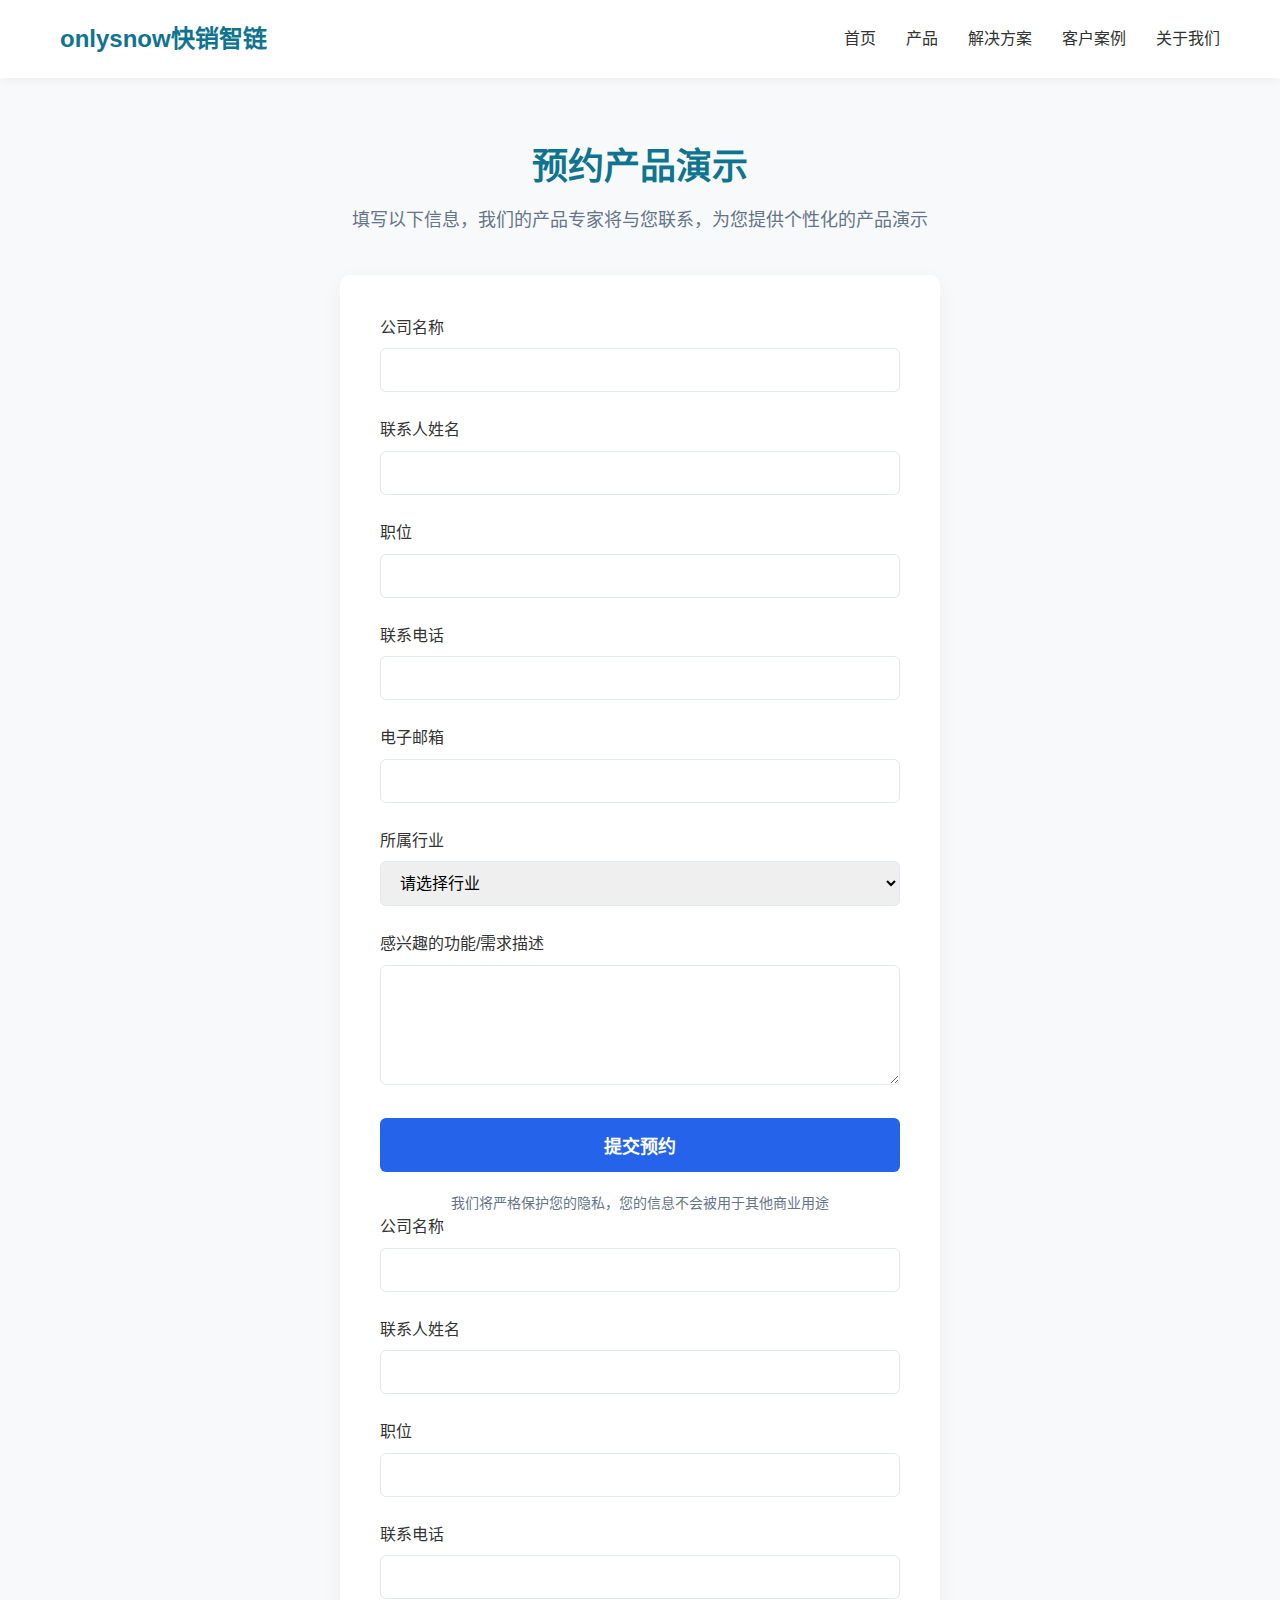
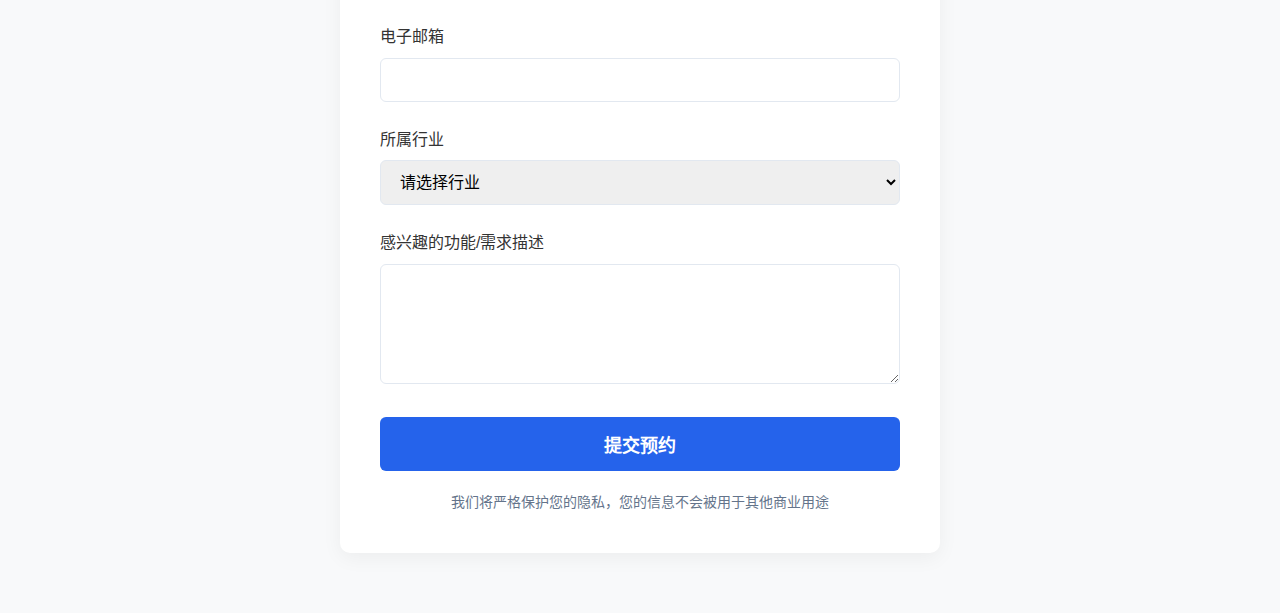
<file: book-demo.html>
<!DOCTYPE html>
<html lang="zh-CN">
<head>
    <meta charset="UTF-8">
    <meta name="viewport" content="width=device-width, initial-scale=1.0, maximum-scale=1.0, user-scalable=no">
    <title>预约产品演示 - onlysnow快销智链管理系统</title>
    <style>
        * {
            margin: 0;
            padding: 0;
            box-sizing: border-box;
        }
        body {
            font-family: "PingFang SC", "Microsoft YaHei", Arial, sans-serif;
            line-height: 1.6;
            color: #333;
            background-color: #f8f9fa;
        }
        header {
            background-color: #fff;
            box-shadow: 0 2px 10px rgba(0,0,0,0.05);
            padding: 20px 0;
        }
        .container {
            max-width: 1200px;
            margin: 0 auto;
            padding: 0 20px;
        }
        .header-content {
            display: flex;
            align-items: center;
            justify-content: space-between;
        }
        .logo {
            font-size: 24px;
            font-weight: bold;
            color: #0E7490;
        }
        nav ul {
            display: flex;
            list-style: none;
        }
        nav ul li {
            margin-left: 30px;
        }
        nav ul li a {
            text-decoration: none;
            color: #333;
            font-weight: 500;
            transition: color 0.3s;
        }
        nav ul li a:hover {
            color: #0E7490;
        }
        .main-content {
            padding: 60px 0;
            min-height: calc(100vh - 200px);
        }
        .page-title {
            text-align: center;
            margin-bottom: 40px;
        }
        .page-title h1 {
            font-size: 36px;
            color: #0E7490;
            margin-bottom: 10px;
        }
        .page-title p {
            font-size: 18px;
            color: #64748b;
        }
        .form-container {
            max-width: 600px;
            margin: 0 auto;
            background-color: #fff;
            padding: 40px;
            border-radius: 10px;
            box-shadow: 0 5px 20px rgba(0,0,0,0.05);
        }
        .form-group {
            margin-bottom: 25px;
        }
        .form-group label {
            display: block;
            margin-bottom: 8px;
            font-weight: 500;
        }
        .form-group input,
        .form-group select,
        .form-group textarea {
            width: 100%;
            padding: 12px 15px;
            border: 1px solid #e2e8f0;
            border-radius: 6px;
            font-size: 16px;
            transition: all 0.3s;
        }
        .form-group input:focus,
        .form-group select:focus,
        .form-group textarea:focus {
            border-color: #0E7490;
            outline: none;
            box-shadow: 0 0 0 3px rgba(14, 116, 144, 0.1);
        }
        .form-group textarea {
            min-height: 120px;
            resize: vertical;
        }
        .submit-btn {
            background-color: #2563EB;
            color: white;
            border: none;
            padding: 14px 28px;
            font-size: 18px;
            font-weight: 600;
            border-radius: 6px;
            cursor: pointer;
            transition: all 0.3s;
            display: block;
            width: 100%;
        }
        .submit-btn:hover {
            background-color: #1E40AF;
            box-shadow: 0 4px 12px rgba(37, 99, 235, 0.3);
        }
        .form-footer {
            text-align: center;
            margin-top: 20px;
            font-size: 14px;
            color: #64748b;
        }
        .success-message {
            display: none;
            background-color: #ECFDF5;
            border: 1px solid #6EE7B7;
            padding: 20px;
            border-radius: 6px;
            margin-bottom: 20px;
            color: #047857;
            text-align: center;
        }
        @media (max-width: 768px) {
            .header-content {
                flex-direction: column;
                align-items: center;
            }
            .logo {
                margin-bottom: 15px;
            }
            nav ul {
                flex-wrap: wrap;
                justify-content: center;
            }
            nav ul li {
                margin: 0 10px 10px;
            }
            .page-title h1 {
                font-size: 28px;
            }
            .page-title p {
                font-size: 16px;
                padding: 0 15px;
            }
            .form-container {
                padding: 25px;
            }
        }
        
        @media (max-width: 480px) {
            .container {
                padding: 0 15px;
            }
            .form-container {
                padding: 20px 15px;
            }
            .form-group label {
                font-size: 14px;
            }
            .form-group input,
            .form-group select,
            .form-group textarea {
                padding: 10px;
                font-size: 14px;
            }
            .submit-btn {
                padding: 12px;
                font-size: 16px;
            }
            .main-content {
                padding: 40px 0;
            }
        }
    </style>
</head>
<body>
    <header>
        <div class="container">
            <div class="header-content">
                <div class="logo">onlysnow快销智链</div>
                <nav>
                    <ul>
                        <li><a href="index.html">首页</a></li>
                        <li><a href="products.html">产品</a></li>
                        <li><a href="solutions.html">解决方案</a></li>
                        <li><a href="cases.html">客户案例</a></li>
                        <li><a href="about.html">关于我们</a></li>
                    </ul>
                </nav>
            </div>
        </div>
    </header>

    <main class="main-content">
        <div class="container">
            <div class="page-title">
                <h1>预约产品演示</h1>
                <p>填写以下信息，我们的产品专家将与您联系，为您提供个性化的产品演示</p>
            </div>
            
            <div class="form-container">
                <div class="success-message" id="success-message">
                    <h3>预约成功！</h3>
                    <p>感谢您的预约，我们的专业团队将在1个工作日内与您联系。</p>
                </div>
                
                <form id="demo-form">
                    <div class="form-group">
                        <label for="company">公司名称</label>
                        <input type="text" id="company" name="company" required>
                    </div>
                    
                    <div class="form-group">
                        <label for="name">联系人姓名</label>
                        <input type="text" id="name" name="name" required>
                    </div>
                    
                    <div class="form-group">
                        <label for="position">职位</label>
                        <input type="text" id="position" name="position">
                    </div>
                    
                    <div class="form-group">
                        <label for="phone">联系电话</label>
                        <input type="tel" id="phone" name="phone" required>
                    </div>
                    
                    <div class="form-group">
                        <label for="email">电子邮箱</label>
                        <input type="email" id="email" name="email" required>
                    </div>
                    
                    <div class="form-group">
                        <label for="industry">所属行业</label>
                        <select id="industry" name="industry" required>
                            <option value="">请选择行业</option>
                            <option value="food">食品饮料</option>
                            <option value="retail">零售快消</option>
                            <option value="pharma">医药保健</option>
                            <option value="cosmetics">化妆品</option>
                            <option value="household">家居用品</option>
                            <option value="other">其他</option>
                        </select>
                    </div>
                    
                    <div class="form-group">
                        <label for="message">感兴趣的功能/需求描述</label>
                        <textarea id="message" name="message"></textarea>
                    </div>
                    
                    <button type="submit" class="submit-btn">提交预约</button>
                    
                    <div class="form-footer">
                        <p>我们将严格保护您的隐私，您的信息不会被用于其他商业用途</p>
                    </div>
                </form>
                
                <form id="demo-form" action="https://formspree.io/f/mzbgwdoy" method="POST">
                    <div class="form-group">
                        <label for="company">公司名称</label>
                        <input type="text" id="company" name="company" required>
                    </div>
                    
                    <div class="form-group">
                        <label for="name">联系人姓名</label>
                        <input type="text" id="name" name="name" required>
                    </div>
                    
                    <div class="form-group">
                        <label for="position">职位</label>
                        <input type="text" id="position" name="position">
                    </div>
                    
                    <div class="form-group">
                        <label for="phone">联系电话</label>
                        <input type="tel" id="phone" name="phone" required>
                    </div>
                    
                    <div class="form-group">
                        <label for="email">电子邮箱</label>
                        <input type="email" id="email" name="email" required>
                    </div>
                    
                    <div class="form-group">
                        <label for="industry">所属行业</label>
                        <select id="industry" name="industry" required>
                            <option value="">请选择行业</option>
                            <option value="food">食品饮料</option>
                            <option value="retail">零售快消</option>
                            <option value="pharma">医药保健</option>
                            <option value="cosmetics">化妆品</option>
                            <option value="household">家居用品</option>
                            <option value="other">其他</option>
                        </select>
                    </div>
                    
                    <div class="form-group">
                        <label for="message">感兴趣的功能/需求描述</label>
                        <textarea id="message" name="message"></textarea>
                    </div>
                    
                    <button type="submit" class="submit-btn">提交预约</button>
                    
                    <div class="form-footer">
                        <p>我们将严格保护您的隐私，您的信息不会被用于其他商业用途</p>
                    </div>
                </form>
            </div>
        </div>
    </main>

    <script>
        document.addEventListener('DOMContentLoaded', function() {
            const form = document.getElementById('demo-form');
            const successMessage = document.getElementById('success-message');
            
            form.addEventListener('submit', function(e) {
                // 记录表单正在提交
                console.log('预约演示表单正在提交...');
                
                // 使用fetch API提交表单到Formspree
                fetch(form.action, {
                    method: form.method,
                    body: new FormData(form),
                    headers: {
                        'Accept': 'application/json'
                    }
                })
                .then(response => {
                    if (response.ok) {
                        // 表单提交成功
                        form.style.display = 'none';
                        successMessage.style.display = 'block';
                        
                        // 记录转化事件
                        console.log('预约演示表单已成功提交');
                    } else {
                        // 表单提交失败
                        throw new Error('表单提交失败');
                    }
                })
                .catch(error => {
                    console.error('表单提交出错:', error);
                    alert('提交出错，请稍后重试或直接联系我们');
                });
                
                // 阻止常规表单提交
                e.preventDefault();
            });
        });
    </script>
</body>
</html>
</file>
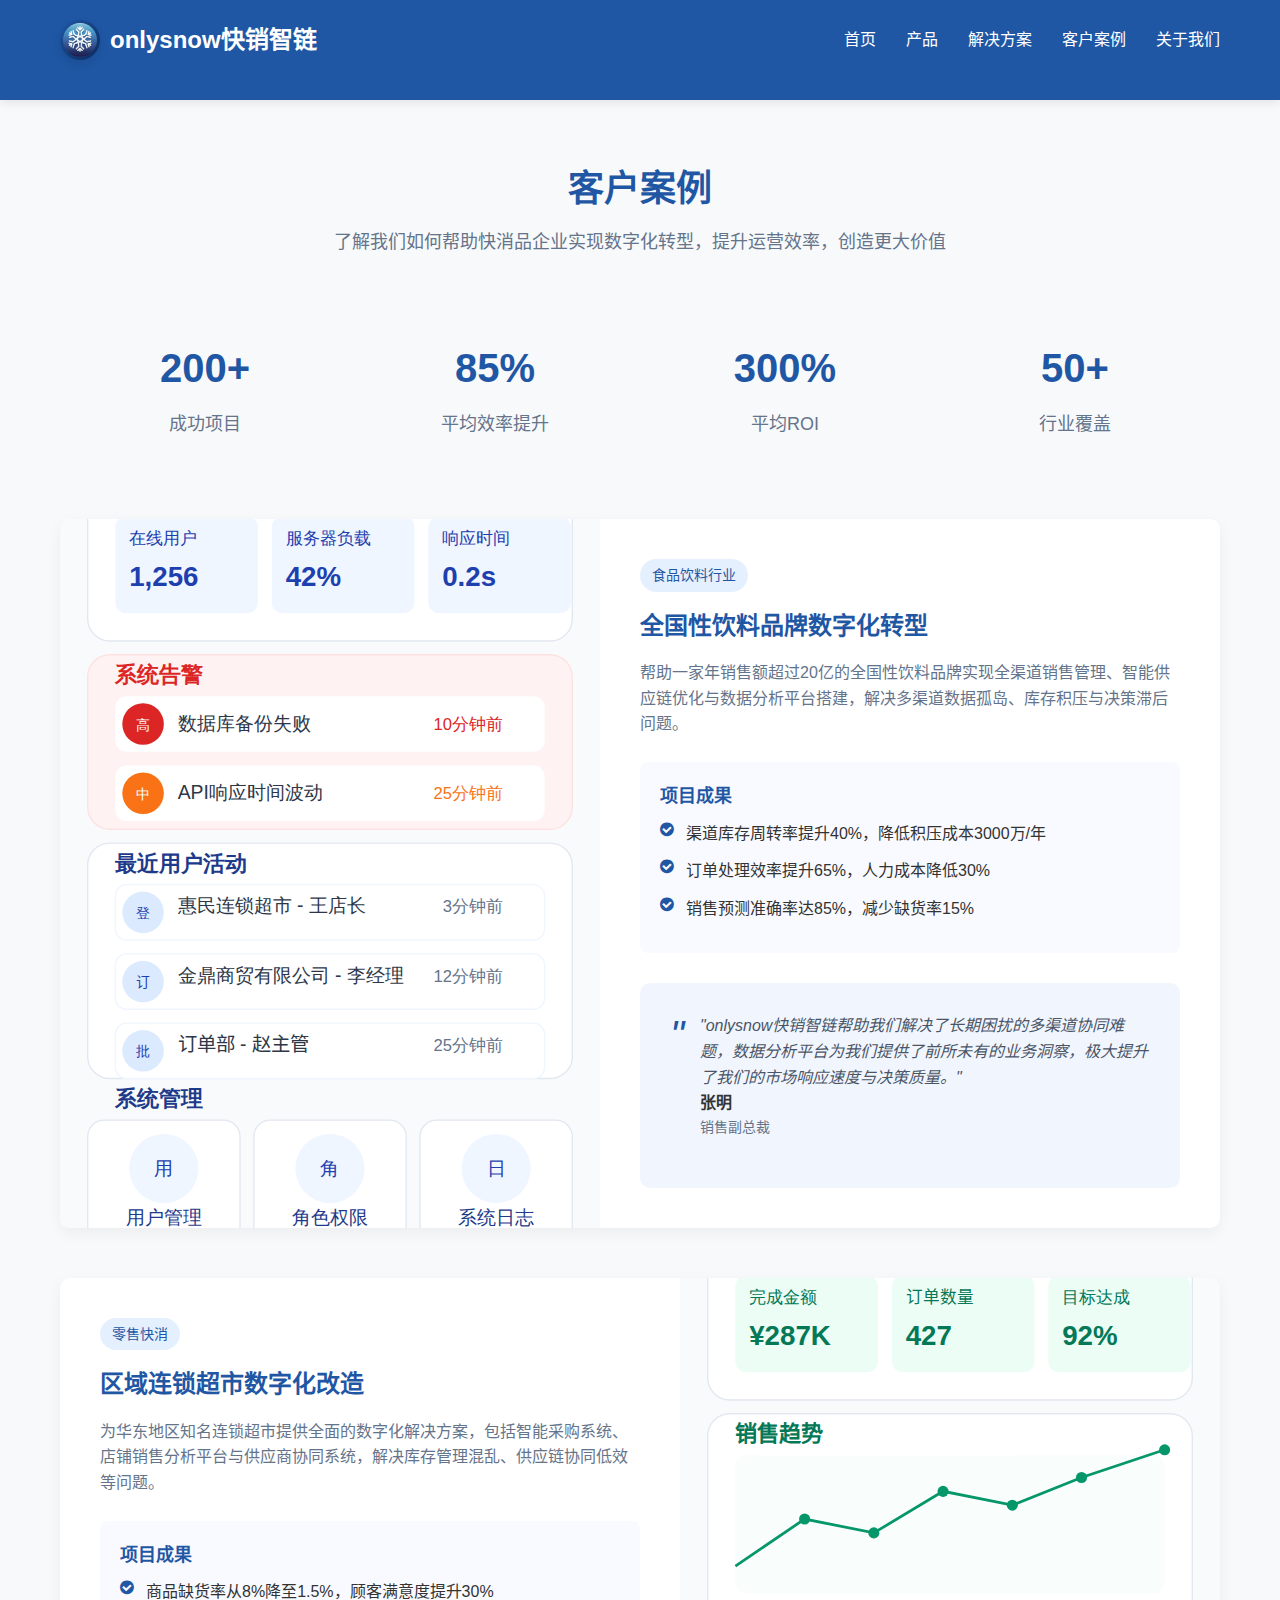
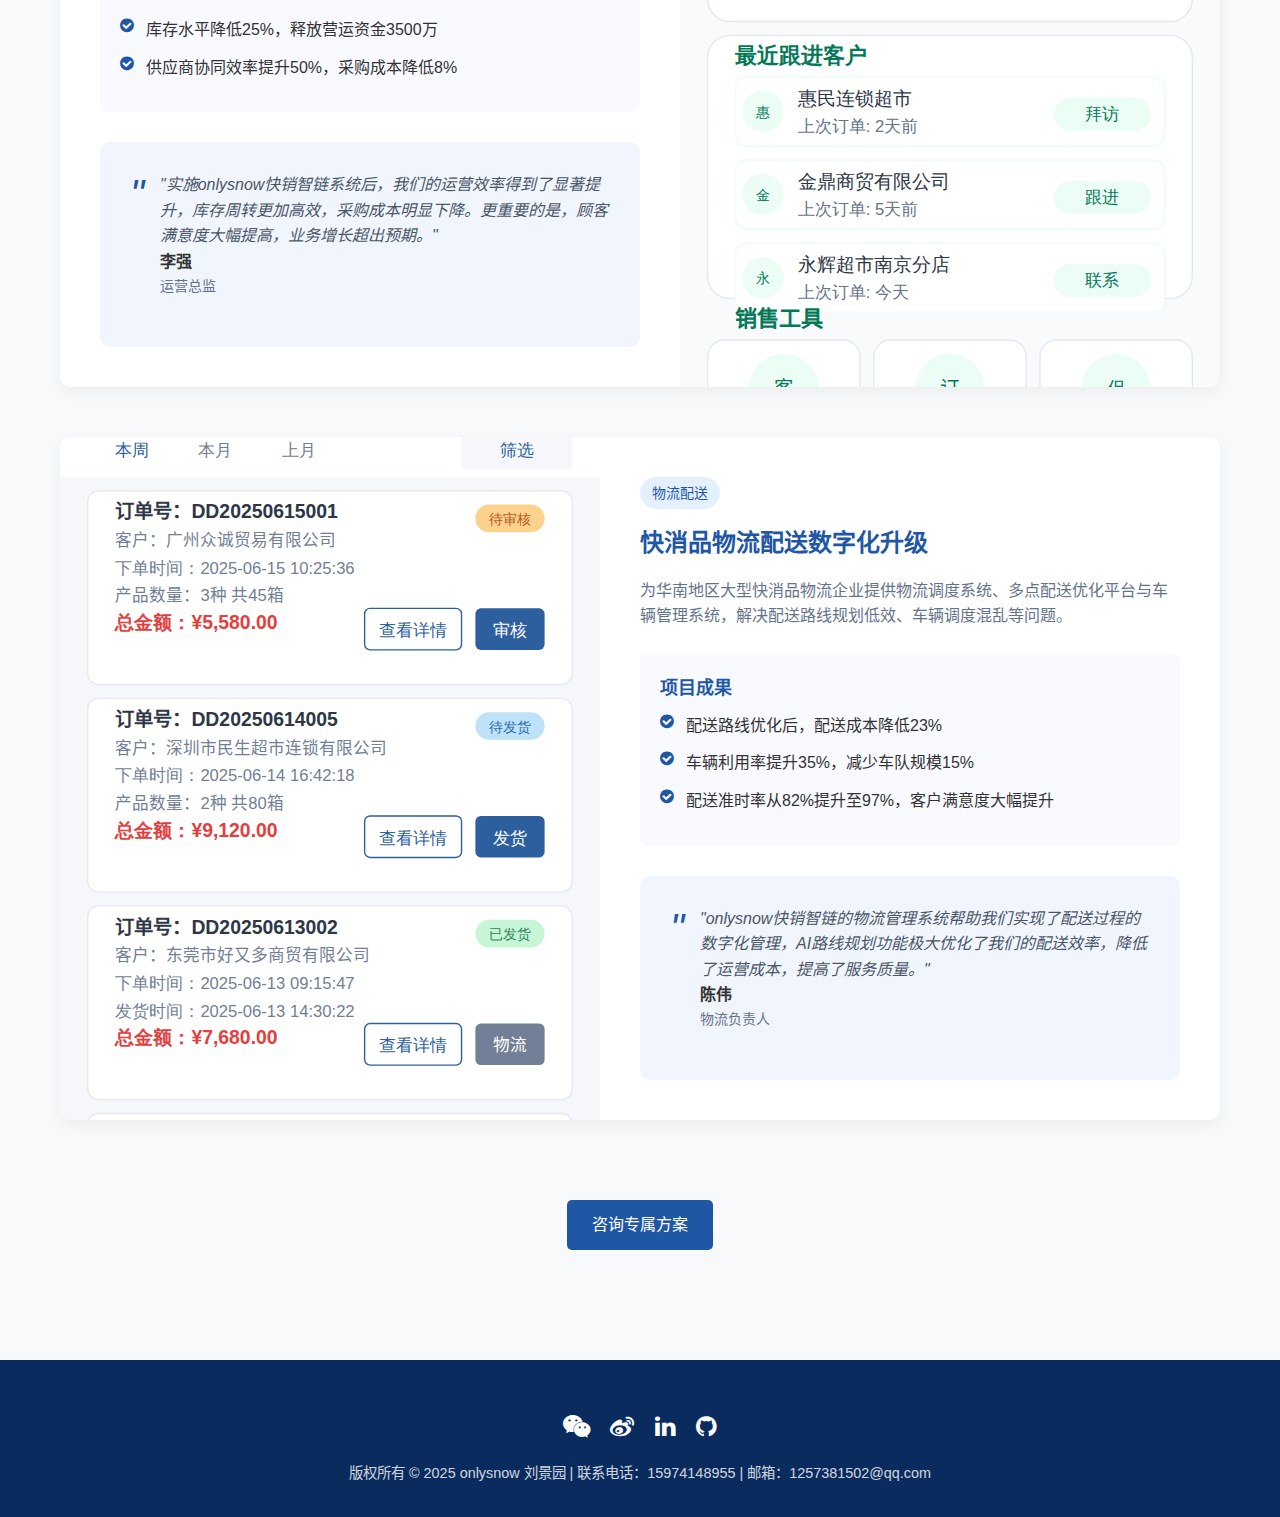
<file: cases.html>
<!DOCTYPE html>
<html lang="zh-CN">
<head>
    <meta charset="UTF-8">
    <meta name="viewport" content="width=device-width, initial-scale=1.0, maximum-scale=1.0, user-scalable=no">
    <title>客户案例 - onlysnow快销智链管理系统</title>
    <link rel="icon" href="assets/images/favicon.png" type="image/png">
    <link rel="apple-touch-icon" href="assets/images/favicon.png">
    <meta property="og:image" content="assets/images/snowflake-logo.png">
    <meta itemprop="image" content="assets/images/snowflake-logo.png">
    <meta name="description" content="onlysnow快销智链客户案例 - 了解我们如何帮助快消品企业实现数字化转型">
    <meta property="og:description" content="onlysnow快销智链客户案例 - 了解我们如何帮助快消品企业实现数字化转型">
    <meta property="og:title" content="客户案例 - onlysnow快销智链管理系统">
    <link rel="stylesheet" href="https://cdn.jsdelivr.net/npm/font-awesome@4.7.0/css/font-awesome.min.css">
    <style>
        * {
            margin: 0;
            padding: 0;
            box-sizing: border-box;
        }
        body {
            font-family: "PingFang SC", "Microsoft YaHei", Arial, sans-serif;
            line-height: 1.6;
            color: #333;
            background-color: #f8f9fa;
        }
        header {
            background-color: #1F57A4;
            box-shadow: 0 2px 10px rgba(0,0,0,0.1);
            padding: 20px 0;
            color: white;
        }
        .container {
            max-width: 1200px;
            margin: 0 auto;
            padding: 0 20px;
        }
        .header-content {
            display: flex;
            flex-direction: column;
        }
        .nav-container {
            display: flex;
            align-items: center;
            justify-content: space-between;
            margin-bottom: 20px;
        }
        .logo {
            display: flex;
            align-items: center;
        }
        .logo img {
            width: 40px;
            height: 40px;
            margin-right: 10px;
            border-radius: 50%;
            background: linear-gradient(135deg, #1F57A4, #0A2B5E);
            padding: 3px;
            box-shadow: 0 4px 8px rgba(0,0,0,0.1);
        }
        .logo span {
            font-size: 24px;
            font-weight: bold;
        }
        nav ul {
            display: flex;
            list-style: none;
        }
        nav ul li {
            margin-left: 30px;
        }
        nav ul li a {
            text-decoration: none;
            color: white;
            font-weight: 500;
            transition: color 0.3s;
        }
        nav ul li a:hover {
            color: #BDD7F7;
        }
        .main-content {
            padding: 60px 0;
        }
        .page-title {
            text-align: center;
            margin-bottom: 40px;
        }
        .page-title h1 {
            font-size: 36px;
            color: #1F57A4;
            margin-bottom: 10px;
        }
        .page-title p {
            font-size: 18px;
            color: #64748b;
            max-width: 800px;
            margin: 0 auto;
        }
        .cases-section {
            margin-bottom: 80px;
        }
        .cases-header {
            margin-bottom: 40px;
            text-align: center;
        }
        .cases-header h2 {
            font-size: 28px;
            color: #1F57A4;
            margin-bottom: 15px;
        }
        .cases-header p {
            font-size: 16px;
            color: #64748b;
            max-width: 800px;
            margin: 0 auto;
        }
        .case-card {
            background-color: white;
            border-radius: 10px;
            overflow: hidden;
            box-shadow: 0 5px 15px rgba(0,0,0,0.05);
            margin-bottom: 50px;
        }
        .case-card-inner {
            display: flex;
            flex-direction: row;
        }
        .case-card:nth-child(even) .case-card-inner {
            flex-direction: row-reverse;
        }
        .case-image {
            flex: 1;
            min-height: 400px;
            background-size: cover;
            background-position: center;
        }
        .case-content {
            flex: 1;
            padding: 40px;
        }
        .case-tag {
            display: inline-block;
            background-color: #E5F0FF;
            color: #1F57A4;
            padding: 5px 12px;
            border-radius: 30px;
            font-size: 14px;
            margin-bottom: 15px;
        }
        .case-title {
            font-size: 24px;
            color: #1F57A4;
            margin-bottom: 15px;
        }
        .case-description {
            color: #64748b;
            margin-bottom: 25px;
        }
        .case-results {
            background-color: #F8FAFF;
            padding: 20px;
            border-radius: 8px;
            margin-bottom: 25px;
        }
        .case-results h4 {
            color: #1F57A4;
            margin-bottom: 10px;
            font-size: 18px;
        }
        .result-item {
            display: flex;
            align-items: flex-start;
            margin-bottom: 12px;
        }
        .result-icon {
            color: #1F57A4;
            margin-right: 12px;
            font-size: 16px;
        }
        .cta-button {
            display: inline-block;
            background-color: #1F57A4;
            color: white;
            padding: 12px 25px;
            border-radius: 5px;
            text-decoration: none;
            font-weight: 500;
            transition: background-color 0.3s;
        }
        .cta-button:hover {
            background-color: #0A2B5E;
        }
        .testimonials {
            background-color: #F1F5FD;
            padding: 30px;
            margin-top: 30px;
            border-radius: 10px;
        }
        .testimonial {
            font-style: italic;
            color: #4A5568;
            margin-bottom: 20px;
            position: relative;
            padding-left: 30px;
        }
        .testimonial:before {
            content: '"';
            font-size: 40px;
            color: #1F57A4;
            position: absolute;
            left: 0;
            top: -10px;
        }
        .testimonial-author {
            font-weight: 600;
            color: #333;
            font-style: normal;
        }
        .testimonial-role {
            color: #64748b;
            font-size: 14px;
            font-style: normal;
        }
        .stats-container {
            display: flex;
            justify-content: space-between;
            flex-wrap: wrap;
            margin: 60px 0;
        }
        .stat-item {
            flex: 1;
            min-width: 200px;
            text-align: center;
            padding: 20px;
        }
        .stat-number {
            font-size: 40px;
            font-weight: 700;
            color: #1F57A4;
            margin-bottom: 10px;
        }
        .stat-label {
            color: #64748b;
            font-size: 18px;
        }
        footer {
            background-color: #0A2B5E;
            color: white;
            padding: 2rem 0;
            text-align: center;
        }
        .footer-content {
            max-width: 1200px;
            margin: 0 auto;
            padding: 0 2rem;
        }
        .social-links {
            margin: 1rem 0;
        }
        .social-links a {
            color: white;
            font-size: 1.5rem;
            margin: 0 0.5rem;
            transition: color 0.3s ease;
        }
        .social-links a:hover {
            color: #64B5F6;
        }
        .copyright {
            font-size: 0.9rem;
            opacity: 0.8;
        }
        
        @media (max-width: 992px) {
            .case-card-inner, .case-card:nth-child(even) .case-card-inner {
                flex-direction: column;
            }
            .case-image {
                min-height: 250px;
            }
            .stat-item {
                min-width: 150px;
                padding: 15px 10px;
            }
        }
        
        @media (max-width: 768px) {
            .nav-container {
                flex-direction: column;
                align-items: center;
            }
            .logo {
                margin-bottom: 15px;
            }
            nav ul {
                flex-wrap: wrap;
                justify-content: center;
            }
            nav ul li {
                margin: 0 10px 10px;
            }
            .page-title h1 {
                font-size: 28px;
            }
            .page-title p {
                font-size: 16px;
                padding: 0 15px;
            }
            .stats-container {
                flex-wrap: wrap;
                gap: 15px;
            }
            .stat-item {
                flex: 0 0 45%;
            }
            .case-content {
                padding: 30px 20px;
            }
            .case-title {
                font-size: 22px;
            }
        }
        
        @media (max-width: 480px) {
            .container {
                padding: 0 15px;
            }
            .case-image {
                min-height: 200px;
            }
            .stat-item {
                flex: 0 0 100%;
            }
            .stats-container {
                margin: 30px 0;
            }
            .case-content {
                padding: 25px 15px;
            }
            .testimonial {
                padding-left: 25px;
            }
            .testimonial:before {
                font-size: 30px;
            }
            .cta-button {
                width: 100%;
                text-align: center;
            }
        }
    </style>
</head>
<body>
    <header>
        <div class="container">
            <div class="header-content">
                <div class="nav-container">
                    <div class="logo">
                        <img src="assets/images/snowflake-logo.png" alt="onlysnow Logo">
                        <span>onlysnow快销智链</span>
                    </div>
                    <nav>
                        <ul>
                            <li><a href="index.html">首页</a></li>
                            <li><a href="products.html">产品</a></li>
                            <li><a href="solutions.html">解决方案</a></li>
                            <li><a href="cases.html">客户案例</a></li>
                            <li><a href="about.html">关于我们</a></li>
                        </ul>
                    </nav>
                </div>
            </div>
        </div>
    </header>

    <main class="main-content">
        <div class="container">
            <div class="page-title">
                <h1>客户案例</h1>
                <p>了解我们如何帮助快消品企业实现数字化转型，提升运营效率，创造更大价值</p>
            </div>
            
            <div class="stats-container">
                <div class="stat-item">
                    <div class="stat-number">200+</div>
                    <div class="stat-label">成功项目</div>
                </div>
                <div class="stat-item">
                    <div class="stat-number">85%</div>
                    <div class="stat-label">平均效率提升</div>
                </div>
                <div class="stat-item">
                    <div class="stat-number">300%</div>
                    <div class="stat-label">平均ROI</div>
                </div>
                <div class="stat-item">
                    <div class="stat-number">50+</div>
                    <div class="stat-label">行业覆盖</div>
                </div>
            </div>
            
            <section class="cases-section">
                <div class="case-card">
                    <div class="case-card-inner">
                        <div class="case-image" style="background-image: url('assets/images/screens/admin_dashboard.svg');"></div>
                        <div class="case-content">
                            <div class="case-tag">食品饮料行业</div>
                            <h3 class="case-title">全国性饮料品牌数字化转型</h3>
                            <p class="case-description">帮助一家年销售额超过20亿的全国性饮料品牌实现全渠道销售管理、智能供应链优化与数据分析平台搭建，解决多渠道数据孤岛、库存积压与决策滞后问题。</p>
                            
                            <div class="case-results">
                                <h4>项目成果</h4>
                                <div class="result-item">
                                    <i class="fa fa-check-circle result-icon"></i>
                                    <span>渠道库存周转率提升40%，降低积压成本3000万/年</span>
                                </div>
                                <div class="result-item">
                                    <i class="fa fa-check-circle result-icon"></i>
                                    <span>订单处理效率提升65%，人力成本降低30%</span>
                                </div>
                                <div class="result-item">
                                    <i class="fa fa-check-circle result-icon"></i>
                                    <span>销售预测准确率达85%，减少缺货率15%</span>
                                </div>
                            </div>
                            
                            <div class="testimonials">
                                <div class="testimonial">
                                    "onlysnow快销智链帮助我们解决了长期困扰的多渠道协同难题，数据分析平台为我们提供了前所未有的业务洞察，极大提升了我们的市场响应速度与决策质量。"
                                    <div class="testimonial-author">张明</div>
                                    <div class="testimonial-role">销售副总裁</div>
                                </div>
                            </div>
                        </div>
                    </div>
                </div>
                
                <div class="case-card">
                    <div class="case-card-inner">
                        <div class="case-image" style="background-image: url('assets/images/screens/sales_dashboard.svg');"></div>
                        <div class="case-content">
                            <div class="case-tag">零售快消</div>
                            <h3 class="case-title">区域连锁超市数字化改造</h3>
                            <p class="case-description">为华东地区知名连锁超市提供全面的数字化解决方案，包括智能采购系统、店铺销售分析平台与供应商协同系统，解决库存管理混乱、供应链协同低效等问题。</p>
                            
                            <div class="case-results">
                                <h4>项目成果</h4>
                                <div class="result-item">
                                    <i class="fa fa-check-circle result-icon"></i>
                                    <span>商品缺货率从8%降至1.5%，顾客满意度提升30%</span>
                                </div>
                                <div class="result-item">
                                    <i class="fa fa-check-circle result-icon"></i>
                                    <span>库存水平降低25%，释放营运资金3500万</span>
                                </div>
                                <div class="result-item">
                                    <i class="fa fa-check-circle result-icon"></i>
                                    <span>供应商协同效率提升50%，采购成本降低8%</span>
                                </div>
                            </div>
                            
                            <div class="testimonials">
                                <div class="testimonial">
                                    "实施onlysnow快销智链系统后，我们的运营效率得到了显著提升，库存周转更加高效，采购成本明显下降。更重要的是，顾客满意度大幅提高，业务增长超出预期。"
                                    <div class="testimonial-author">李强</div>
                                    <div class="testimonial-role">运营总监</div>
                                </div>
                            </div>
                        </div>
                    </div>
                </div>
                
                <div class="case-card">
                    <div class="case-card-inner">
                        <div class="case-image" style="background-image: url('assets/images/screens/logistics.svg');"></div>
                        <div class="case-content">
                            <div class="case-tag">物流配送</div>
                            <h3 class="case-title">快消品物流配送数字化升级</h3>
                            <p class="case-description">为华南地区大型快消品物流企业提供物流调度系统、多点配送优化平台与车辆管理系统，解决配送路线规划低效、车辆调度混乱等问题。</p>
                            
                            <div class="case-results">
                                <h4>项目成果</h4>
                                <div class="result-item">
                                    <i class="fa fa-check-circle result-icon"></i>
                                    <span>配送路线优化后，配送成本降低23%</span>
                                </div>
                                <div class="result-item">
                                    <i class="fa fa-check-circle result-icon"></i>
                                    <span>车辆利用率提升35%，减少车队规模15%</span>
                                </div>
                                <div class="result-item">
                                    <i class="fa fa-check-circle result-icon"></i>
                                    <span>配送准时率从82%提升至97%，客户满意度大幅提升</span>
                                </div>
                            </div>
                            
                            <div class="testimonials">
                                <div class="testimonial">
                                    "onlysnow快销智链的物流管理系统帮助我们实现了配送过程的数字化管理，AI路线规划功能极大优化了我们的配送效率，降低了运营成本，提高了服务质量。"
                                    <div class="testimonial-author">陈伟</div>
                                    <div class="testimonial-role">物流负责人</div>
                                </div>
                            </div>
                        </div>
                    </div>
                </div>
            </section>
            
            <div style="text-align: center; margin: 50px 0;">
                <a href="consult-solution.html" class="cta-button">咨询专属方案</a>
            </div>
        </div>
    </main>
    
    <footer>
        <div class="footer-content">
            <div class="social-links">
                <a href="#"><i class="fa fa-weixin"></i></a>
                <a href="#"><i class="fa fa-weibo"></i></a>
                <a href="#"><i class="fa fa-linkedin"></i></a>
                <a href="#"><i class="fa fa-github"></i></a>
            </div>
            <p class="copyright">版权所有 © 2025 onlysnow 刘景园 | 联系电话：15974148955 | 邮箱：1257381502@qq.com</p>
        </div>
    </footer>
</body>
</html>
</file>
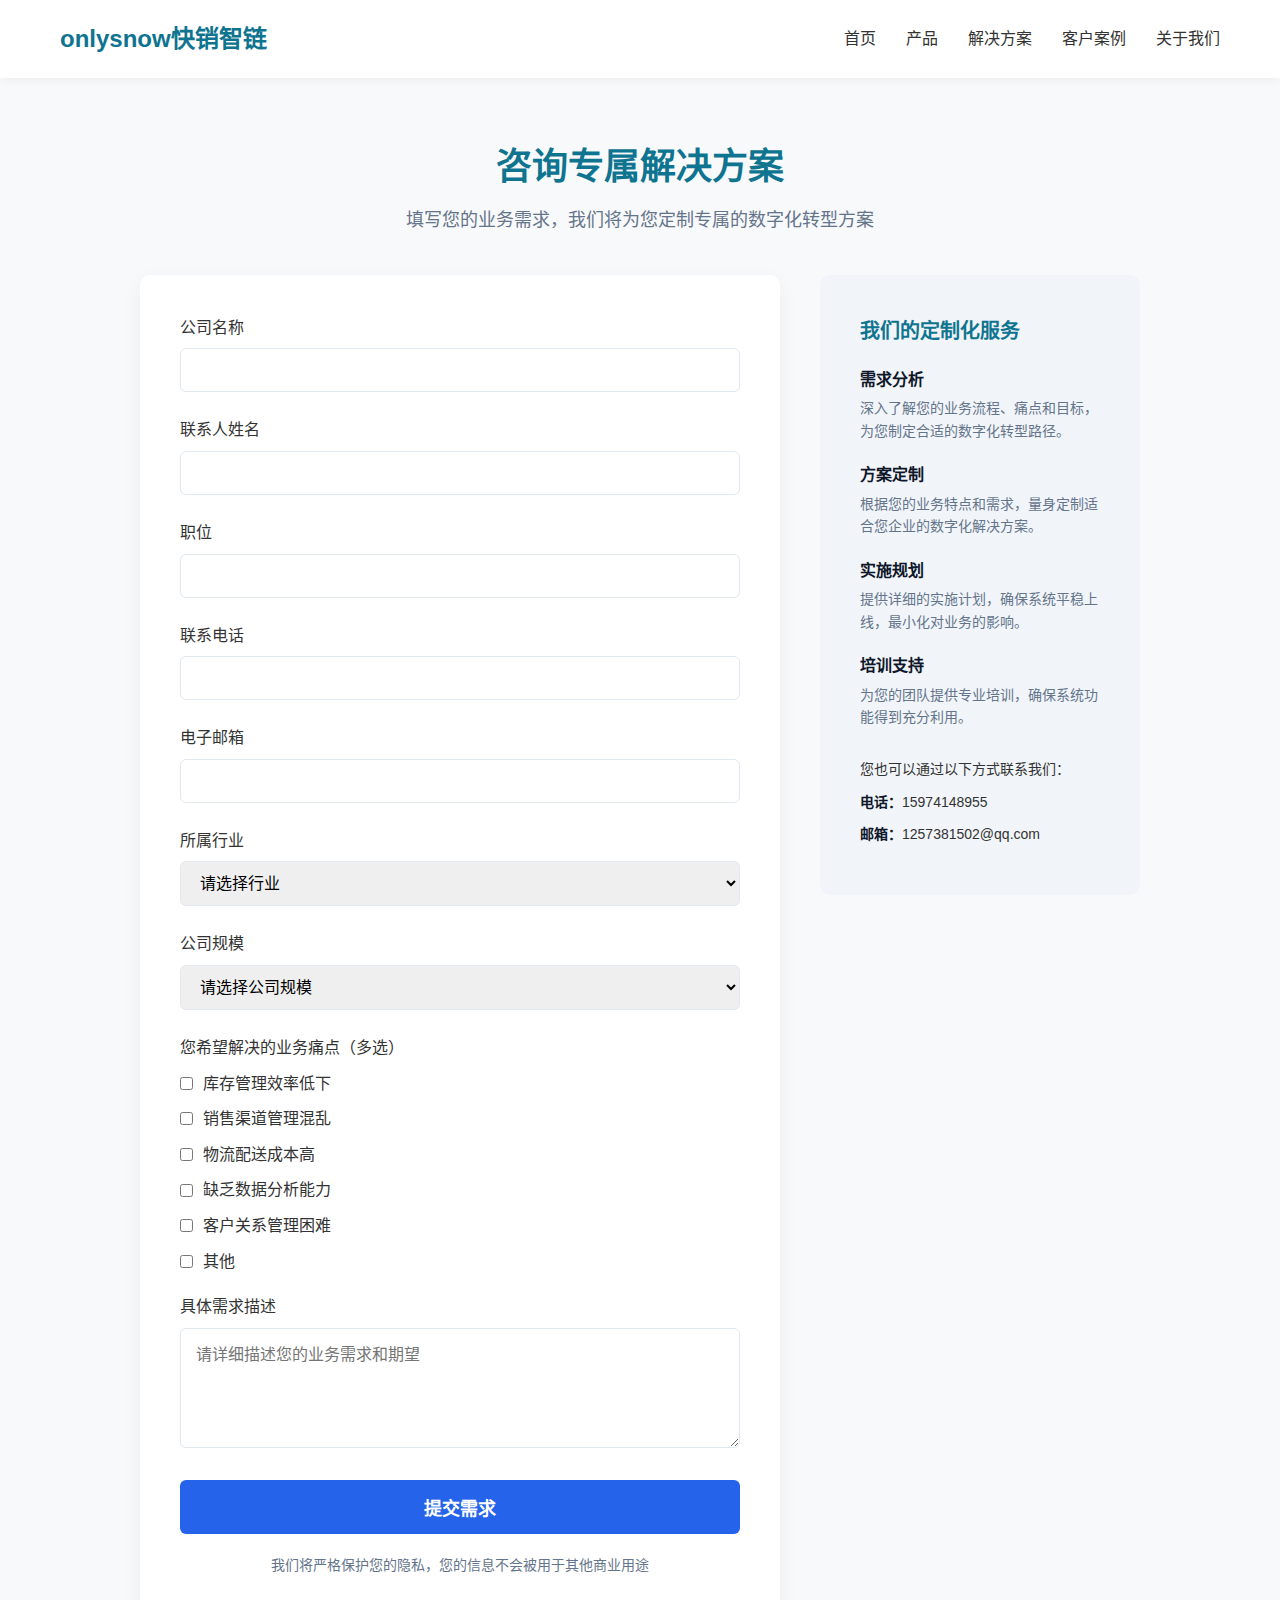
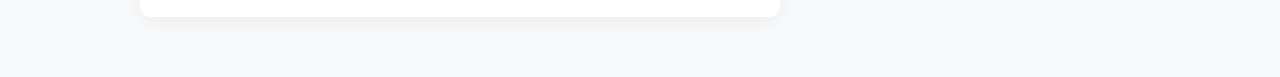
<file: consult-solution.html>
<!DOCTYPE html>
<html lang="zh-CN">
<head>
    <meta charset="UTF-8">
    <meta name="viewport" content="width=device-width, initial-scale=1.0, maximum-scale=1.0, user-scalable=no">
    <title>咨询专属方案 - onlysnow快销智链管理系统</title>
    <style>
        * {
            margin: 0;
            padding: 0;
            box-sizing: border-box;
        }
        body {
            font-family: "PingFang SC", "Microsoft YaHei", Arial, sans-serif;
            line-height: 1.6;
            color: #333;
            background-color: #f8f9fa;
        }
        header {
            background-color: #fff;
            box-shadow: 0 2px 10px rgba(0,0,0,0.05);
            padding: 20px 0;
        }
        .container {
            max-width: 1200px;
            margin: 0 auto;
            padding: 0 20px;
        }
        .header-content {
            display: flex;
            align-items: center;
            justify-content: space-between;
        }
        .logo {
            font-size: 24px;
            font-weight: bold;
            color: #0E7490;
        }
        nav ul {
            display: flex;
            list-style: none;
        }
        nav ul li {
            margin-left: 30px;
        }
        nav ul li a {
            text-decoration: none;
            color: #333;
            font-weight: 500;
            transition: color 0.3s;
        }
        nav ul li a:hover {
            color: #0E7490;
        }
        .main-content {
            padding: 60px 0;
            min-height: calc(100vh - 200px);
        }
        .page-title {
            text-align: center;
            margin-bottom: 40px;
        }
        .page-title h1 {
            font-size: 36px;
            color: #0E7490;
            margin-bottom: 10px;
        }
        .page-title p {
            font-size: 18px;
            color: #64748b;
        }
        .consult-container {
            display: flex;
            max-width: 1000px;
            margin: 0 auto;
            gap: 40px;
        }
        .form-container {
            flex: 1;
            background-color: #fff;
            padding: 40px;
            border-radius: 10px;
            box-shadow: 0 5px 20px rgba(0,0,0,0.05);
        }
        .info-container {
            width: 320px;
            background-color: #f1f5f9;
            padding: 40px;
            border-radius: 10px;
            align-self: flex-start;
        }
        .form-group {
            margin-bottom: 25px;
        }
        .form-group label {
            display: block;
            margin-bottom: 8px;
            font-weight: 500;
        }
        .form-group input,
        .form-group select,
        .form-group textarea {
            width: 100%;
            padding: 12px 15px;
            border: 1px solid #e2e8f0;
            border-radius: 6px;
            font-size: 16px;
            transition: all 0.3s;
        }
        .form-group input:focus,
        .form-group select:focus,
        .form-group textarea:focus {
            border-color: #0E7490;
            outline: none;
            box-shadow: 0 0 0 3px rgba(14, 116, 144, 0.1);
        }
        .form-group textarea {
            min-height: 120px;
            resize: vertical;
        }
        .checkbox-group {
            margin-bottom: 20px;
        }
        .checkbox-group legend {
            font-weight: 500;
            margin-bottom: 10px;
        }
        .checkbox-item {
            display: flex;
            align-items: center;
            margin-bottom: 10px;
        }
        .checkbox-item input[type="checkbox"] {
            width: auto;
            margin-right: 10px;
        }
        .submit-btn {
            background-color: #2563EB;
            color: white;
            border: none;
            padding: 14px 28px;
            font-size: 18px;
            font-weight: 600;
            border-radius: 6px;
            cursor: pointer;
            transition: all 0.3s;
            display: block;
            width: 100%;
        }
        .submit-btn:hover {
            background-color: #1E40AF;
            box-shadow: 0 4px 12px rgba(37, 99, 235, 0.3);
        }
        .form-footer {
            text-align: center;
            margin-top: 20px;
            font-size: 14px;
            color: #64748b;
        }
        .success-message {
            display: none;
            background-color: #ECFDF5;
            border: 1px solid #6EE7B7;
            padding: 20px;
            border-radius: 6px;
            margin-bottom: 20px;
            color: #047857;
            text-align: center;
        }
        .info-title {
            font-size: 20px;
            color: #0E7490;
            margin-bottom: 20px;
            font-weight: 600;
        }
        .info-item {
            margin-bottom: 20px;
        }
        .info-item h3 {
            font-size: 16px;
            margin-bottom: 5px;
            color: #0F172A;
        }
        .info-item p {
            font-size: 14px;
            color: #64748b;
        }
        .contact-methods {
            margin-top: 30px;
        }
        .contact-methods p {
            margin-bottom: 10px;
            font-size: 14px;
        }
        .contact-methods strong {
            color: #0F172A;
        }
        
        @media (max-width: 992px) {
            .consult-container {
                flex-direction: column;
            }
            .info-container {
                width: 100%;
                order: -1;
                margin-bottom: 30px;
            }
        }
        
        @media (max-width: 768px) {
            .header-content {
                flex-direction: column;
                align-items: center;
            }
            .logo {
                margin-bottom: 15px;
            }
            nav ul {
                flex-wrap: wrap;
                justify-content: center;
            }
            nav ul li {
                margin: 0 10px 10px;
            }
            .page-title h1 {
                font-size: 28px;
            }
            .page-title p {
                font-size: 16px;
                padding: 0 15px;
            }
            .form-container, .info-container {
                padding: 25px;
            }
        }
        
        @media (max-width: 480px) {
            .container {
                padding: 0 15px;
            }
            .form-container, .info-container {
                padding: 20px 15px;
            }
            .form-group label {
                font-size: 14px;
            }
            .form-group input,
            .form-group select,
            .form-group textarea {
                padding: 10px;
                font-size: 14px;
            }
            .submit-btn {
                padding: 12px;
                font-size: 16px;
            }
            .info-title {
                font-size: 18px;
            }
            .main-content {
                padding: 40px 0;
            }
        }
    </style>
</head>
<body>
    <header>
        <div class="container">
            <div class="header-content">
                <div class="logo">onlysnow快销智链</div>
                <nav>
                    <ul>
                        <li><a href="index.html">首页</a></li>
                        <li><a href="products.html">产品</a></li>
                        <li><a href="solutions.html">解决方案</a></li>
                        <li><a href="cases.html">客户案例</a></li>
                        <li><a href="about.html">关于我们</a></li>
                    </ul>
                </nav>
            </div>
        </div>
    </header>

    <main class="main-content">
        <div class="container">
            <div class="page-title">
                <h1>咨询专属解决方案</h1>
                <p>填写您的业务需求，我们将为您定制专属的数字化转型方案</p>
            </div>
            
            <div class="consult-container">
                <div class="form-container">
                    <div class="success-message" id="success-message">
                        <h3>提交成功！</h3>
                        <p>感谢您的信任，我们的解决方案专家将在1个工作日内与您联系。</p>
                    </div>
                    
                    <form id="consult-form" action="https://formspree.io/f/mzbgwdoy" method="POST">
                        <div class="form-group">
                            <label for="company">公司名称</label>
                            <input type="text" id="company" name="company" required>
                        </div>
                        
                        <div class="form-group">
                            <label for="name">联系人姓名</label>
                            <input type="text" id="name" name="name" required>
                        </div>
                        
                        <div class="form-group">
                            <label for="position">职位</label>
                            <input type="text" id="position" name="position">
                        </div>
                        
                        <div class="form-group">
                            <label for="phone">联系电话</label>
                            <input type="tel" id="phone" name="phone" required>
                        </div>
                        
                        <div class="form-group">
                            <label for="email">电子邮箱</label>
                            <input type="email" id="email" name="email" required>
                        </div>
                        
                        <div class="form-group">
                            <label for="industry">所属行业</label>
                            <select id="industry" name="industry" required>
                                <option value="">请选择行业</option>
                                <option value="food">食品饮料</option>
                                <option value="retail">零售快消</option>
                                <option value="pharma">医药保健</option>
                                <option value="cosmetics">化妆品</option>
                                <option value="household">家居用品</option>
                                <option value="other">其他</option>
                            </select>
                        </div>
                        
                        <div class="form-group">
                            <label for="company-size">公司规模</label>
                            <select id="company-size" name="company-size">
                                <option value="">请选择公司规模</option>
                                <option value="1-50">1-50人</option>
                                <option value="51-200">51-200人</option>
                                <option value="201-500">201-500人</option>
                                <option value="501-1000">501-1000人</option>
                                <option value="1000+">1000人以上</option>
                            </select>
                        </div>
                        
                        <div class="checkbox-group">
                            <legend>您希望解决的业务痛点（多选）</legend>
                            <div class="checkbox-item">
                                <input type="checkbox" id="pain-inventory" name="pain-points" value="inventory">
                                <label for="pain-inventory">库存管理效率低下</label>
                            </div>
                            <div class="checkbox-item">
                                <input type="checkbox" id="pain-sales" name="pain-points" value="sales">
                                <label for="pain-sales">销售渠道管理混乱</label>
                            </div>
                            <div class="checkbox-item">
                                <input type="checkbox" id="pain-logistics" name="pain-points" value="logistics">
                                <label for="pain-logistics">物流配送成本高</label>
                            </div>
                            <div class="checkbox-item">
                                <input type="checkbox" id="pain-data" name="pain-points" value="data">
                                <label for="pain-data">缺乏数据分析能力</label>
                            </div>
                            <div class="checkbox-item">
                                <input type="checkbox" id="pain-customer" name="pain-points" value="customer">
                                <label for="pain-customer">客户关系管理困难</label>
                            </div>
                            <div class="checkbox-item">
                                <input type="checkbox" id="pain-other" name="pain-points" value="other">
                                <label for="pain-other">其他</label>
                            </div>
                        </div>
                        
                        <div class="form-group">
                            <label for="message">具体需求描述</label>
                            <textarea id="message" name="message" placeholder="请详细描述您的业务需求和期望"></textarea>
                        </div>
                        
                        <button type="submit" class="submit-btn">提交需求</button>
                        
                        <div class="form-footer">
                            <p>我们将严格保护您的隐私，您的信息不会被用于其他商业用途</p>
                        </div>
                    </form>
                </div>
                
                <div class="info-container">
                    <h2 class="info-title">我们的定制化服务</h2>
                    
                    <div class="info-item">
                        <h3>需求分析</h3>
                        <p>深入了解您的业务流程、痛点和目标，为您制定合适的数字化转型路径。</p>
                    </div>
                    
                    <div class="info-item">
                        <h3>方案定制</h3>
                        <p>根据您的业务特点和需求，量身定制适合您企业的数字化解决方案。</p>
                    </div>
                    
                    <div class="info-item">
                        <h3>实施规划</h3>
                        <p>提供详细的实施计划，确保系统平稳上线，最小化对业务的影响。</p>
                    </div>
                    
                    <div class="info-item">
                        <h3>培训支持</h3>
                        <p>为您的团队提供专业培训，确保系统功能得到充分利用。</p>
                    </div>
                    
                    <div class="contact-methods">
                        <p>您也可以通过以下方式联系我们：</p>
                        <p><strong>电话：</strong>15974148955</p>
                        <p><strong>邮箱：</strong>1257381502@qq.com</p>
                    </div>
                </div>
            </div>
        </div>
    </main>

    <script>
        document.addEventListener('DOMContentLoaded', function() {
            const form = document.getElementById('consult-form');
            const successMessage = document.getElementById('success-message');
            
            form.addEventListener('submit', function(e) {
                e.preventDefault();
                
                // 这里可以添加表单验证逻辑
                
                // 模拟表单提交
                setTimeout(function() {
                    form.style.display = 'none';
                    successMessage.style.display = 'block';
                    
                    // 记录转化事件
                    console.log('咨询方案表单已提交');
                    
                    // 在真实环境中，可以添加表单数据提交到服务器的代码
                }, 1000);
            });
        });
    </script>

    <script>
        document.addEventListener('DOMContentLoaded', function() {
            const form = document.getElementById('consult-form');
            const successMessage = document.getElementById('success-message');
            
            form.addEventListener('submit', function(e) {
                // 不阻止表单提交，让Formspree处理
                
                // 记录表单正在提交
                console.log('咨询方案表单正在提交...');
                
                // 使用fetch API提交表单到Formspree
                fetch(form.action, {
                    method: form.method,
                    body: new FormData(form),
                    headers: {
                        'Accept': 'application/json'
                    }
                })
                .then(response => {
                    if (response.ok) {
                        // 表单提交成功
                        form.style.display = 'none';
                        successMessage.style.display = 'block';
                        
                        // 记录转化事件
                        console.log('咨询方案表单已成功提交');
                    } else {
                        // 表单提交失败
                        throw new Error('表单提交失败');
                    }
                })
                .catch(error => {
                    console.error('表单提交出错:', error);
                    alert('提交出错，请稍后重试或直接联系我们');
                });
                
                // 阻止常规表单提交
                e.preventDefault();
            });
        });
    </script>
</body>
</html>
</file>
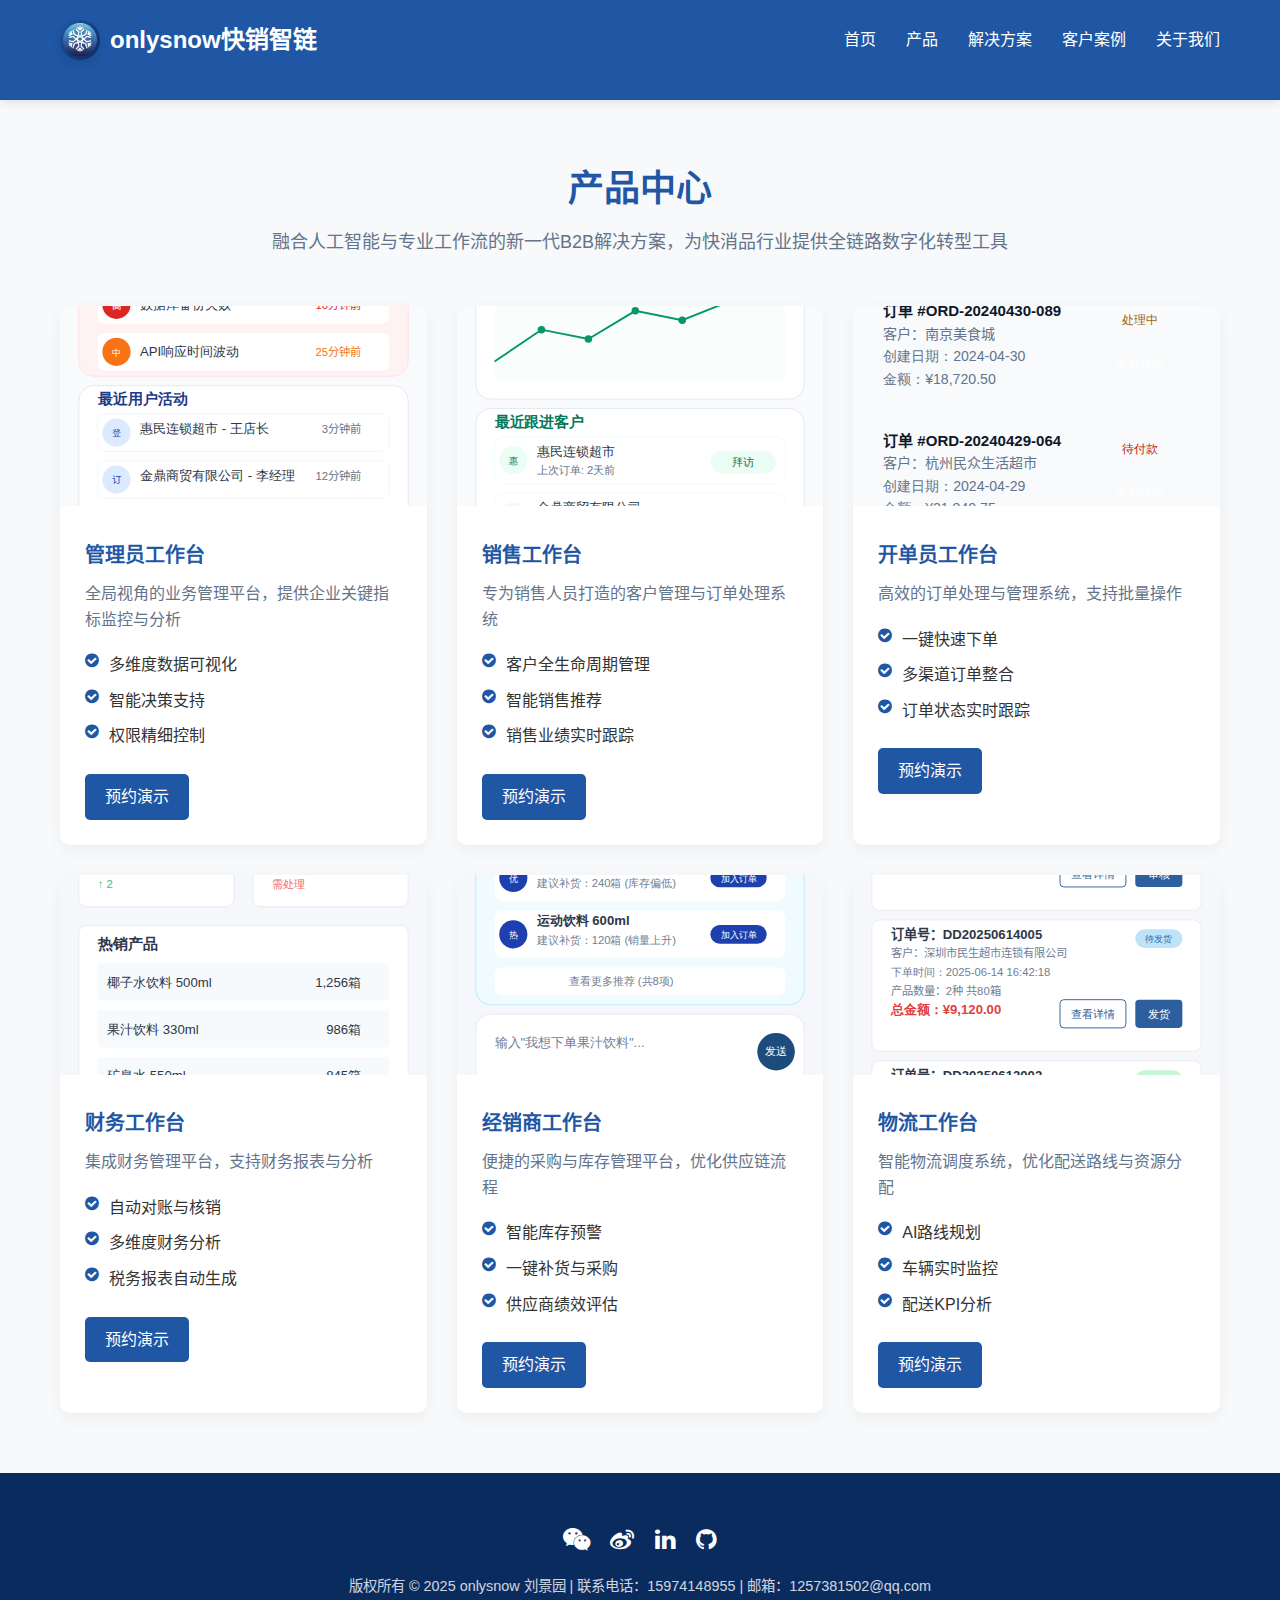
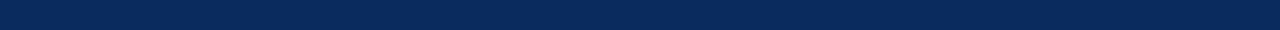
<file: products.html>
<!DOCTYPE html>
<html lang="zh-CN">
<head>
    <meta charset="UTF-8">
    <meta name="viewport" content="width=device-width, initial-scale=1.0, maximum-scale=1.0, user-scalable=no">
    <title>产品 - onlysnow快销智链管理系统</title>
    <link rel="icon" href="assets/images/favicon.png" type="image/png">
    <link rel="apple-touch-icon" href="assets/images/favicon.png">
    <meta property="og:image" content="assets/images/snowflake-logo.png">
    <meta itemprop="image" content="assets/images/snowflake-logo.png">
    <meta name="description" content="onlysnow快销智链产品详情 - 融合人工智能与专业工作流的新一代B2B快销品管理解决方案">
    <meta property="og:description" content="onlysnow快销智链产品详情 - 融合人工智能与专业工作流的新一代B2B快销品管理解决方案">
    <meta property="og:title" content="产品 - onlysnow快销智链管理系统">
    <link rel="stylesheet" href="https://cdn.jsdelivr.net/npm/font-awesome@4.7.0/css/font-awesome.min.css">
    <style>
        * {
            margin: 0;
            padding: 0;
            box-sizing: border-box;
        }
        body {
            font-family: "PingFang SC", "Microsoft YaHei", Arial, sans-serif;
            line-height: 1.6;
            color: #333;
            background-color: #f8f9fa;
        }
        header {
            background-color: #1F57A4;
            box-shadow: 0 2px 10px rgba(0,0,0,0.1);
            padding: 20px 0;
            color: white;
        }
        .container {
            max-width: 1200px;
            margin: 0 auto;
            padding: 0 20px;
        }
        .header-content {
            display: flex;
            flex-direction: column;
        }
        .nav-container {
            display: flex;
            align-items: center;
            justify-content: space-between;
            margin-bottom: 20px;
        }
        .logo {
            display: flex;
            align-items: center;
        }
        .logo img {
            width: 40px;
            height: 40px;
            margin-right: 10px;
            border-radius: 50%;
            background: linear-gradient(135deg, #1F57A4, #0A2B5E);
            padding: 3px;
            box-shadow: 0 4px 8px rgba(0,0,0,0.1);
        }
        .logo span {
            font-size: 24px;
            font-weight: bold;
        }
        nav ul {
            display: flex;
            list-style: none;
        }
        nav ul li {
            margin-left: 30px;
        }
        nav ul li a {
            text-decoration: none;
            color: white;
            font-weight: 500;
            transition: color 0.3s;
        }
        nav ul li a:hover {
            color: #BDD7F7;
        }
        .main-content {
            padding: 60px 0;
        }
        .page-title {
            text-align: center;
            margin-bottom: 40px;
        }
        .page-title h1 {
            font-size: 36px;
            color: #1F57A4;
            margin-bottom: 10px;
        }
        .page-title p {
            font-size: 18px;
            color: #64748b;
            max-width: 800px;
            margin: 0 auto;
        }
        .product-grid {
            display: grid;
            grid-template-columns: repeat(auto-fill, minmax(350px, 1fr));
            gap: 30px;
            margin-top: 50px;
        }
        .product-card {
            background-color: white;
            border-radius: 10px;
            overflow: hidden;
            box-shadow: 0 5px 15px rgba(0,0,0,0.05);
            transition: transform 0.3s, box-shadow 0.3s;
        }
        .product-card:hover {
            transform: translateY(-5px);
            box-shadow: 0 15px 30px rgba(0,0,0,0.1);
        }
        .product-image {
            width: 100%;
            height: 200px;
            object-fit: cover;
        }
        .product-content {
            padding: 25px;
        }
        .product-title {
            font-size: 20px;
            margin-bottom: 10px;
            color: #1F57A4;
        }
        .product-description {
            color: #64748b;
            margin-bottom: 20px;
        }
        .product-features {
            margin-top: 15px;
        }
        .feature-item {
            display: flex;
            align-items: flex-start;
            margin-bottom: 10px;
        }
        .feature-icon {
            color: #1F57A4;
            margin-right: 10px;
            font-size: 16px;
        }
        .cta-button {
            display: inline-block;
            background-color: #1F57A4;
            color: white;
            padding: 10px 20px;
            border-radius: 5px;
            text-decoration: none;
            font-weight: 500;
            transition: background-color 0.3s;
            margin-top: 15px;
        }
        .cta-button:hover {
            background-color: #0A2B5E;
        }
        footer {
            background-color: #0A2B5E;
            color: white;
            padding: 2rem 0;
            text-align: center;
        }
        .footer-content {
            max-width: 1200px;
            margin: 0 auto;
            padding: 0 2rem;
        }
        .social-links {
            margin: 1rem 0;
        }
        .social-links a {
            color: white;
            font-size: 1.5rem;
            margin: 0 0.5rem;
            transition: color 0.3s ease;
        }
        .social-links a:hover {
            color: #64B5F6;
        }
        .copyright {
            font-size: 0.9rem;
            opacity: 0.8;
        }
        @media (max-width: 768px) {
            .nav-container {
                flex-direction: column;
                align-items: center;
            }
            .logo {
                margin-bottom: 15px;
            }
            nav ul {
                flex-wrap: wrap;
                justify-content: center;
            }
            nav ul li {
                margin: 0 10px 10px;
            }
            .page-title h1 {
                font-size: 28px;
            }
            .page-title p {
                font-size: 16px;
                padding: 0 15px;
            }
            .product-grid {
                grid-template-columns: 1fr;
                gap: 20px;
                margin-top: 30px;
            }
            .product-image {
                height: 180px;
            }
        }
        
        @media (max-width: 480px) {
            .container {
                padding: 0 15px;
            }
            .product-content {
                padding: 20px;
            }
            .product-title {
                font-size: 18px;
            }
            .product-description {
                font-size: 14px;
            }
            .feature-item {
                font-size: 14px;
            }
        }
    </style>
</head>
<body>
    <header>
        <div class="container">
            <div class="header-content">
                <div class="nav-container">
                    <div class="logo">
                        <img src="assets/images/snowflake-logo.png" alt="onlysnow Logo">
                        <span>onlysnow快销智链</span>
                    </div>
                    <nav>
                        <ul>
                            <li><a href="index.html">首页</a></li>
                            <li><a href="products.html">产品</a></li>
                            <li><a href="solutions.html">解决方案</a></li>
                            <li><a href="cases.html">客户案例</a></li>
                            <li><a href="about.html">关于我们</a></li>
                        </ul>
                    </nav>
                </div>
            </div>
        </div>
    </header>

    <main class="main-content">
        <div class="container">
            <div class="page-title">
                <h1>产品中心</h1>
                <p>融合人工智能与专业工作流的新一代B2B解决方案，为快消品行业提供全链路数字化转型工具</p>
            </div>
            
            <div class="product-grid">
                <div class="product-card">
                    <img src="assets/images/screens/admin_dashboard.svg" alt="管理员工作台" class="product-image">
                    <div class="product-content">
                        <h3 class="product-title">管理员工作台</h3>
                        <p class="product-description">全局视角的业务管理平台，提供企业关键指标监控与分析</p>
                        <div class="product-features">
                            <div class="feature-item">
                                <i class="fa fa-check-circle feature-icon"></i>
                                <span>多维度数据可视化</span>
                            </div>
                            <div class="feature-item">
                                <i class="fa fa-check-circle feature-icon"></i>
                                <span>智能决策支持</span>
                            </div>
                            <div class="feature-item">
                                <i class="fa fa-check-circle feature-icon"></i>
                                <span>权限精细控制</span>
                            </div>
                        </div>
                        <a href="book-demo.html" class="cta-button">预约演示</a>
                    </div>
                </div>
                
                <div class="product-card">
                    <img src="assets/images/screens/sales_dashboard.svg" alt="销售工作台" class="product-image">
                    <div class="product-content">
                        <h3 class="product-title">销售工作台</h3>
                        <p class="product-description">专为销售人员打造的客户管理与订单处理系统</p>
                        <div class="product-features">
                            <div class="feature-item">
                                <i class="fa fa-check-circle feature-icon"></i>
                                <span>客户全生命周期管理</span>
                            </div>
                            <div class="feature-item">
                                <i class="fa fa-check-circle feature-icon"></i>
                                <span>智能销售推荐</span>
                            </div>
                            <div class="feature-item">
                                <i class="fa fa-check-circle feature-icon"></i>
                                <span>销售业绩实时跟踪</span>
                            </div>
                        </div>
                        <a href="book-demo.html" class="cta-button">预约演示</a>
                    </div>
                </div>
                
                <div class="product-card">
                    <img src="assets/images/screens/order_management.svg" alt="开单员工作台" class="product-image">
                    <div class="product-content">
                        <h3 class="product-title">开单员工作台</h3>
                        <p class="product-description">高效的订单处理与管理系统，支持批量操作</p>
                        <div class="product-features">
                            <div class="feature-item">
                                <i class="fa fa-check-circle feature-icon"></i>
                                <span>一键快速下单</span>
                            </div>
                            <div class="feature-item">
                                <i class="fa fa-check-circle feature-icon"></i>
                                <span>多渠道订单整合</span>
                            </div>
                            <div class="feature-item">
                                <i class="fa fa-check-circle feature-icon"></i>
                                <span>订单状态实时跟踪</span>
                            </div>
                        </div>
                        <a href="book-demo.html" class="cta-button">预约演示</a>
                    </div>
                </div>
                
                <div class="product-card">
                    <img src="assets/images/screens/data_analysis.svg" alt="财务工作台" class="product-image">
                    <div class="product-content">
                        <h3 class="product-title">财务工作台</h3>
                        <p class="product-description">集成财务管理平台，支持财务报表与分析</p>
                        <div class="product-features">
                            <div class="feature-item">
                                <i class="fa fa-check-circle feature-icon"></i>
                                <span>自动对账与核销</span>
                            </div>
                            <div class="feature-item">
                                <i class="fa fa-check-circle feature-icon"></i>
                                <span>多维度财务分析</span>
                            </div>
                            <div class="feature-item">
                                <i class="fa fa-check-circle feature-icon"></i>
                                <span>税务报表自动生成</span>
                            </div>
                        </div>
                        <a href="book-demo.html" class="cta-button">预约演示</a>
                    </div>
                </div>
                
                <div class="product-card">
                    <img src="assets/images/screens/dealer_agent.svg" alt="经销商工作台" class="product-image">
                    <div class="product-content">
                        <h3 class="product-title">经销商工作台</h3>
                        <p class="product-description">便捷的采购与库存管理平台，优化供应链流程</p>
                        <div class="product-features">
                            <div class="feature-item">
                                <i class="fa fa-check-circle feature-icon"></i>
                                <span>智能库存预警</span>
                            </div>
                            <div class="feature-item">
                                <i class="fa fa-check-circle feature-icon"></i>
                                <span>一键补货与采购</span>
                            </div>
                            <div class="feature-item">
                                <i class="fa fa-check-circle feature-icon"></i>
                                <span>供应商绩效评估</span>
                            </div>
                        </div>
                        <a href="book-demo.html" class="cta-button">预约演示</a>
                    </div>
                </div>
                
                <div class="product-card">
                    <img src="assets/images/screens/logistics.svg" alt="物流工作台" class="product-image">
                    <div class="product-content">
                        <h3 class="product-title">物流工作台</h3>
                        <p class="product-description">智能物流调度系统，优化配送路线与资源分配</p>
                        <div class="product-features">
                            <div class="feature-item">
                                <i class="fa fa-check-circle feature-icon"></i>
                                <span>AI路线规划</span>
                            </div>
                            <div class="feature-item">
                                <i class="fa fa-check-circle feature-icon"></i>
                                <span>车辆实时监控</span>
                            </div>
                            <div class="feature-item">
                                <i class="fa fa-check-circle feature-icon"></i>
                                <span>配送KPI分析</span>
                            </div>
                        </div>
                        <a href="book-demo.html" class="cta-button">预约演示</a>
                    </div>
                </div>
            </div>
        </div>
    </main>
    
    <footer>
        <div class="footer-content">
            <div class="social-links">
                <a href="#"><i class="fa fa-weixin"></i></a>
                <a href="#"><i class="fa fa-weibo"></i></a>
                <a href="#"><i class="fa fa-linkedin"></i></a>
                <a href="#"><i class="fa fa-github"></i></a>
            </div>
            <p class="copyright">版权所有 © 2025 onlysnow 刘景园 | 联系电话：15974148955 | 邮箱：1257381502@qq.com</p>
        </div>
    </footer>
</body>
</html>
</file>
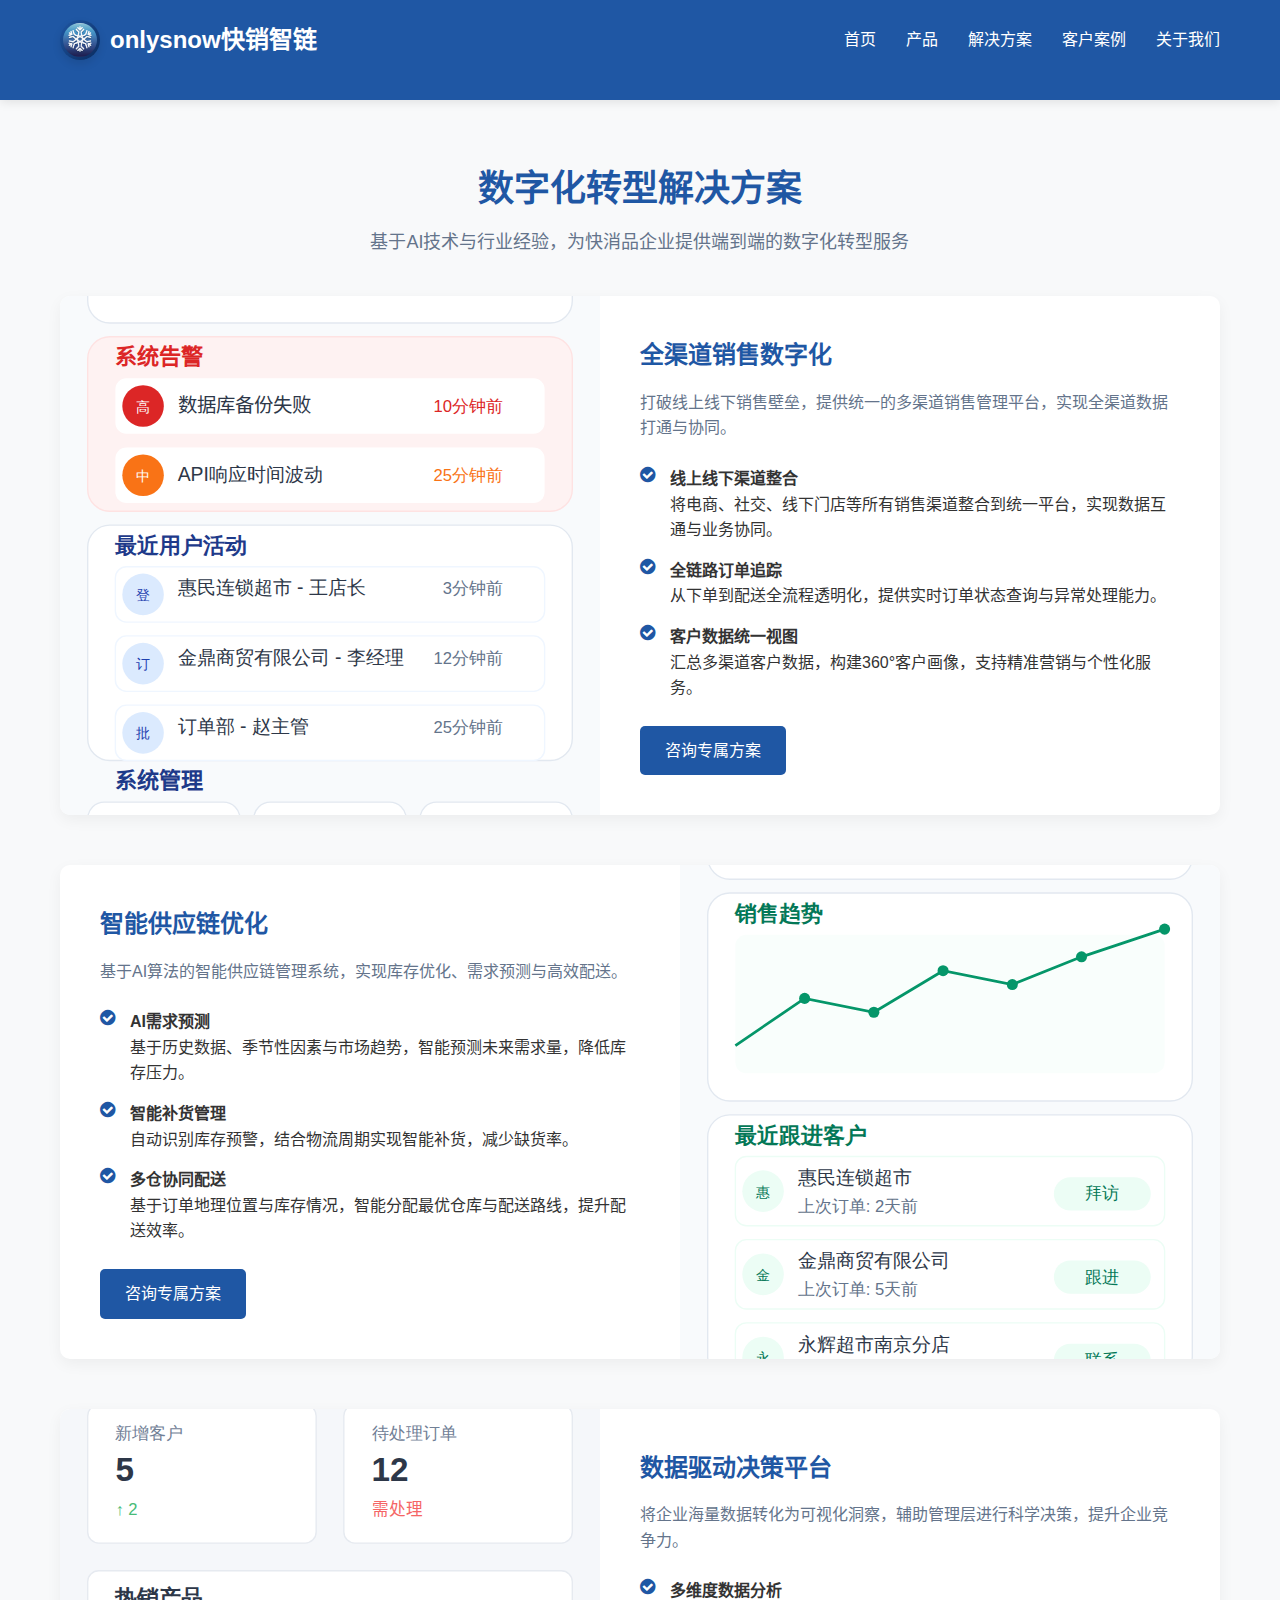
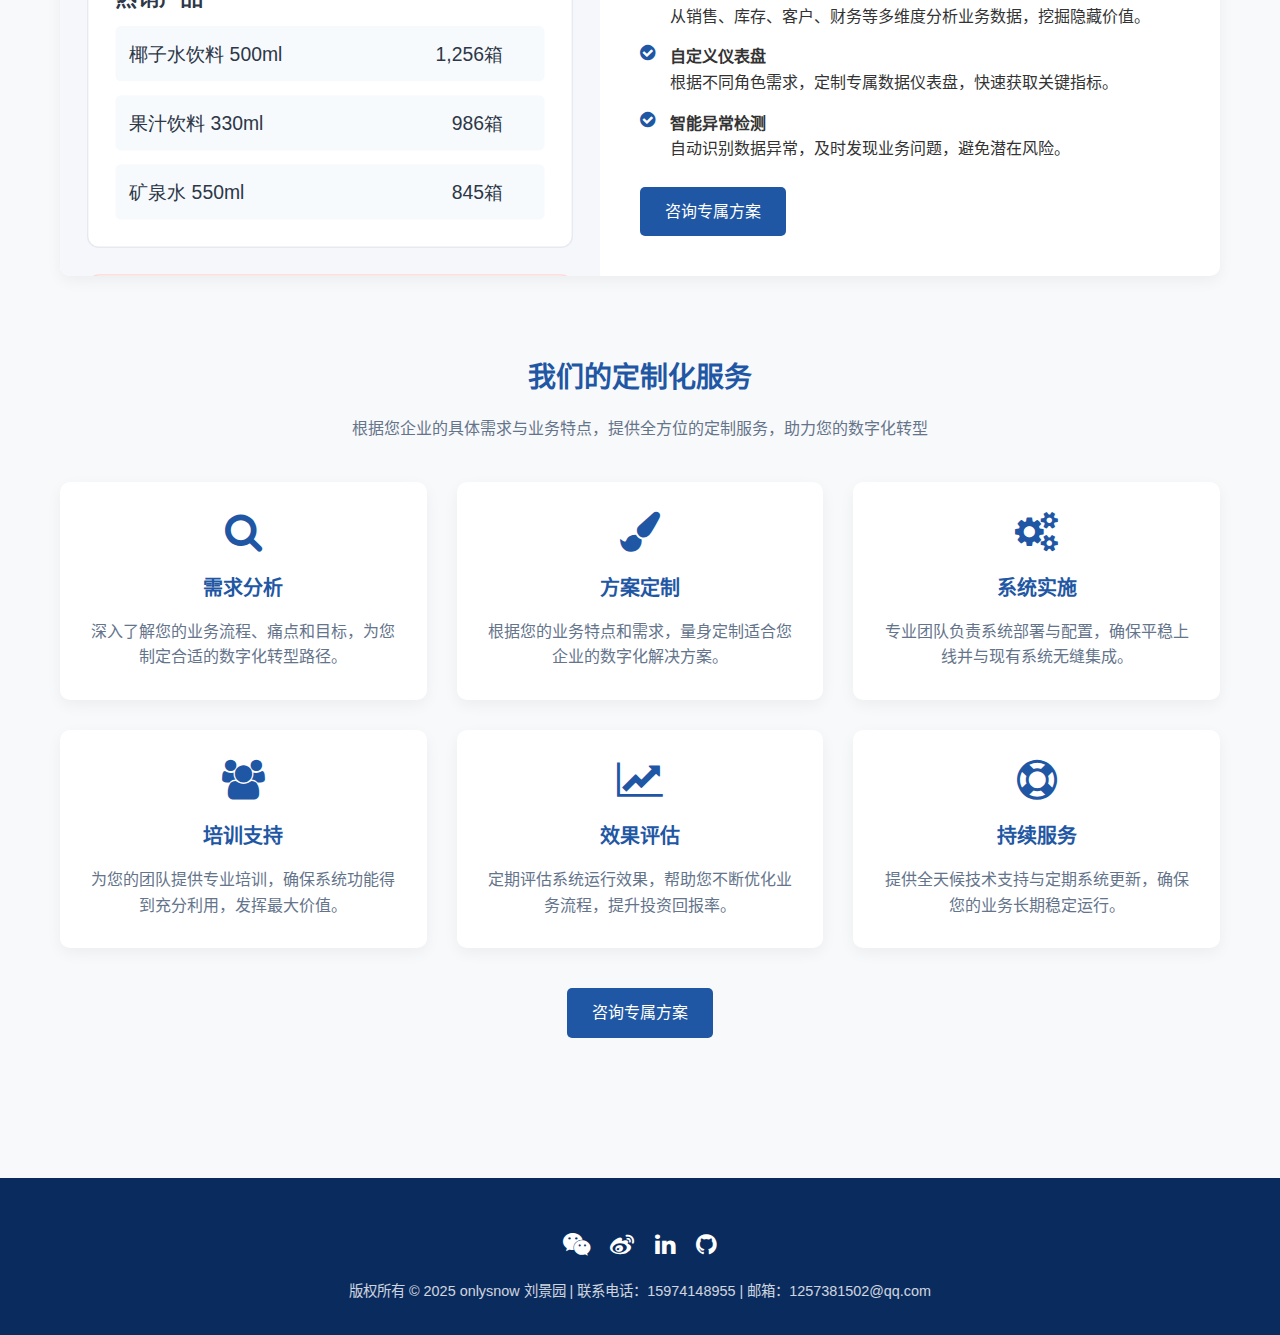
<file: solutions.html>
<!DOCTYPE html>
<html lang="zh-CN">
<head>
    <meta charset="UTF-8">
    <meta name="viewport" content="width=device-width, initial-scale=1.0, maximum-scale=1.0, user-scalable=no">
    <title>解决方案 - onlysnow快销智链管理系统</title>
    <link rel="icon" href="assets/images/favicon.png" type="image/png">
    <link rel="apple-touch-icon" href="assets/images/favicon.png">
    <meta property="og:image" content="assets/images/snowflake-logo.png">
    <meta itemprop="image" content="assets/images/snowflake-logo.png">
    <meta name="description" content="onlysnow快销智链解决方案 - 为快消品行业提供全面的数字化转型服务">
    <meta property="og:description" content="onlysnow快销智链解决方案 - 为快消品行业提供全面的数字化转型服务">
    <meta property="og:title" content="解决方案 - onlysnow快销智链管理系统">
    <link rel="stylesheet" href="https://cdn.jsdelivr.net/npm/font-awesome@4.7.0/css/font-awesome.min.css">
    <style>
        * {
            margin: 0;
            padding: 0;
            box-sizing: border-box;
        }
        body {
            font-family: "PingFang SC", "Microsoft YaHei", Arial, sans-serif;
            line-height: 1.6;
            color: #333;
            background-color: #f8f9fa;
        }
        header {
            background-color: #1F57A4;
            box-shadow: 0 2px 10px rgba(0,0,0,0.1);
            padding: 20px 0;
            color: white;
        }
        .container {
            max-width: 1200px;
            margin: 0 auto;
            padding: 0 20px;
        }
        .header-content {
            display: flex;
            flex-direction: column;
        }
        .nav-container {
            display: flex;
            align-items: center;
            justify-content: space-between;
            margin-bottom: 20px;
        }
        .logo {
            display: flex;
            align-items: center;
        }
        .logo img {
            width: 40px;
            height: 40px;
            margin-right: 10px;
            border-radius: 50%;
            background: linear-gradient(135deg, #1F57A4, #0A2B5E);
            padding: 3px;
            box-shadow: 0 4px 8px rgba(0,0,0,0.1);
        }
        .logo span {
            font-size: 24px;
            font-weight: bold;
        }
        nav ul {
            display: flex;
            list-style: none;
        }
        nav ul li {
            margin-left: 30px;
        }
        nav ul li a {
            text-decoration: none;
            color: white;
            font-weight: 500;
            transition: color 0.3s;
        }
        nav ul li a:hover {
            color: #BDD7F7;
        }
        .main-content {
            padding: 60px 0;
        }
        .page-title {
            text-align: center;
            margin-bottom: 40px;
        }
        .page-title h1 {
            font-size: 36px;
            color: #1F57A4;
            margin-bottom: 10px;
        }
        .page-title p {
            font-size: 18px;
            color: #64748b;
            max-width: 800px;
            margin: 0 auto;
        }
        .solution-section {
            margin-bottom: 80px;
        }
        .solution-header {
            margin-bottom: 40px;
            text-align: center;
        }
        .solution-header h2 {
            font-size: 28px;
            color: #1F57A4;
            margin-bottom: 15px;
        }
        .solution-header p {
            font-size: 16px;
            color: #64748b;
            max-width: 800px;
            margin: 0 auto;
        }
        .solution-card {
            background-color: white;
            border-radius: 10px;
            overflow: hidden;
            box-shadow: 0 5px 15px rgba(0,0,0,0.05);
            margin-bottom: 50px;
            display: flex;
            flex-direction: row;
        }
        .solution-card.reverse {
            flex-direction: row-reverse;
        }
        .solution-image {
            flex: 1;
            min-height: 400px;
            background-size: cover;
            background-position: center;
        }
        .solution-content {
            flex: 1;
            padding: 40px;
        }
        .solution-title {
            font-size: 24px;
            color: #1F57A4;
            margin-bottom: 15px;
        }
        .solution-description {
            color: #64748b;
            margin-bottom: 25px;
        }
        .solution-features {
            margin-bottom: 25px;
        }
        .feature-item {
            display: flex;
            align-items: flex-start;
            margin-bottom: 15px;
        }
        .feature-icon {
            color: #1F57A4;
            margin-right: 15px;
            font-size: 18px;
        }
        .cta-button {
            display: inline-block;
            background-color: #1F57A4;
            color: white;
            padding: 12px 25px;
            border-radius: 5px;
            text-decoration: none;
            font-weight: 500;
            transition: background-color 0.3s;
        }
        .cta-button:hover {
            background-color: #0A2B5E;
        }
        .service-grid {
            display: grid;
            grid-template-columns: repeat(3, 1fr);
            gap: 30px;
            margin-top: 40px;
        }
        .service-card {
            background-color: white;
            border-radius: 10px;
            padding: 30px;
            box-shadow: 0 5px 15px rgba(0,0,0,0.05);
            text-align: center;
            transition: transform 0.3s, box-shadow 0.3s;
        }
        .service-card:hover {
            transform: translateY(-5px);
            box-shadow: 0 15px 30px rgba(0,0,0,0.1);
        }
        .service-icon {
            font-size: 40px;
            color: #1F57A4;
            margin-bottom: 20px;
        }
        .service-title {
            font-size: 20px;
            color: #1F57A4;
            margin-bottom: 15px;
        }
        .service-description {
            color: #64748b;
        }
        footer {
            background-color: #0A2B5E;
            color: white;
            padding: 2rem 0;
            text-align: center;
        }
        .footer-content {
            max-width: 1200px;
            margin: 0 auto;
            padding: 0 2rem;
        }
        .social-links {
            margin: 1rem 0;
        }
        .social-links a {
            color: white;
            font-size: 1.5rem;
            margin: 0 0.5rem;
            transition: color 0.3s ease;
        }
        .social-links a:hover {
            color: #64B5F6;
        }
        .copyright {
            font-size: 0.9rem;
            opacity: 0.8;
        }
        
        @media (max-width: 992px) {
            .solution-card, .solution-card.reverse {
                flex-direction: column;
            }
            .solution-image {
                min-height: 250px;
            }
            .service-grid {
                grid-template-columns: repeat(2, 1fr);
            }
        }
        
        @media (max-width: 768px) {
            .nav-container {
                flex-direction: column;
                align-items: center;
            }
            .logo {
                margin-bottom: 15px;
            }
            nav ul {
                flex-wrap: wrap;
                justify-content: center;
            }
            nav ul li {
                margin: 0 10px 10px;
            }
            .page-title h1 {
                font-size: 28px;
            }
            .page-title p {
                font-size: 16px;
                padding: 0 15px;
            }
            .solution-header h2 {
                font-size: 24px;
            }
            .solution-title {
                font-size: 22px;
            }
            .service-grid {
                grid-template-columns: 1fr;
                gap: 20px;
            }
            .solution-content {
                padding: 30px 20px;
            }
        }
        
        @media (max-width: 480px) {
            .container {
                padding: 0 15px;
            }
            .solution-section {
                margin-bottom: 50px;
            }
            .solution-image {
                min-height: 200px;
            }
            .feature-item {
                margin-bottom: 20px;
            }
            .cta-button {
                width: 100%;
                text-align: center;
            }
        }
    </style>
</head>
<body>
    <header>
        <div class="container">
            <div class="header-content">
                <div class="nav-container">
                    <div class="logo">
                        <img src="assets/images/snowflake-logo.png" alt="onlysnow Logo">
                        <span>onlysnow快销智链</span>
                    </div>
                    <nav>
                        <ul>
                            <li><a href="index.html">首页</a></li>
                            <li><a href="products.html">产品</a></li>
                            <li><a href="solutions.html">解决方案</a></li>
                            <li><a href="cases.html">客户案例</a></li>
                            <li><a href="about.html">关于我们</a></li>
                        </ul>
                    </nav>
                </div>
            </div>
        </div>
    </header>

    <main class="main-content">
        <div class="container">
            <div class="page-title">
                <h1>数字化转型解决方案</h1>
                <p>基于AI技术与行业经验，为快消品企业提供端到端的数字化转型服务</p>
            </div>
            
            <section class="solution-section">
                <div class="solution-card">
                    <div class="solution-image" style="background-image: url('assets/images/screens/admin_dashboard.svg');"></div>
                    <div class="solution-content">
                        <h3 class="solution-title">全渠道销售数字化</h3>
                        <p class="solution-description">打破线上线下销售壁垒，提供统一的多渠道销售管理平台，实现全渠道数据打通与协同。</p>
                        <div class="solution-features">
                            <div class="feature-item">
                                <i class="fa fa-check-circle feature-icon"></i>
                                <div>
                                    <h4>线上线下渠道整合</h4>
                                    <p>将电商、社交、线下门店等所有销售渠道整合到统一平台，实现数据互通与业务协同。</p>
                                </div>
                            </div>
                            <div class="feature-item">
                                <i class="fa fa-check-circle feature-icon"></i>
                                <div>
                                    <h4>全链路订单追踪</h4>
                                    <p>从下单到配送全流程透明化，提供实时订单状态查询与异常处理能力。</p>
                                </div>
                            </div>
                            <div class="feature-item">
                                <i class="fa fa-check-circle feature-icon"></i>
                                <div>
                                    <h4>客户数据统一视图</h4>
                                    <p>汇总多渠道客户数据，构建360°客户画像，支持精准营销与个性化服务。</p>
                                </div>
                            </div>
                        </div>
                        <a href="consult-solution.html" class="cta-button">咨询专属方案</a>
                    </div>
                </div>
                
                <div class="solution-card reverse">
                    <div class="solution-image" style="background-image: url('assets/images/screens/sales_dashboard.svg');"></div>
                    <div class="solution-content">
                        <h3 class="solution-title">智能供应链优化</h3>
                        <p class="solution-description">基于AI算法的智能供应链管理系统，实现库存优化、需求预测与高效配送。</p>
                        <div class="solution-features">
                            <div class="feature-item">
                                <i class="fa fa-check-circle feature-icon"></i>
                                <div>
                                    <h4>AI需求预测</h4>
                                    <p>基于历史数据、季节性因素与市场趋势，智能预测未来需求量，降低库存压力。</p>
                                </div>
                            </div>
                            <div class="feature-item">
                                <i class="fa fa-check-circle feature-icon"></i>
                                <div>
                                    <h4>智能补货管理</h4>
                                    <p>自动识别库存预警，结合物流周期实现智能补货，减少缺货率。</p>
                                </div>
                            </div>
                            <div class="feature-item">
                                <i class="fa fa-check-circle feature-icon"></i>
                                <div>
                                    <h4>多仓协同配送</h4>
                                    <p>基于订单地理位置与库存情况，智能分配最优仓库与配送路线，提升配送效率。</p>
                                </div>
                            </div>
                        </div>
                        <a href="consult-solution.html" class="cta-button">咨询专属方案</a>
                    </div>
                </div>
                
                <div class="solution-card">
                    <div class="solution-image" style="background-image: url('assets/images/screens/data_analysis.svg');"></div>
                    <div class="solution-content">
                        <h3 class="solution-title">数据驱动决策平台</h3>
                        <p class="solution-description">将企业海量数据转化为可视化洞察，辅助管理层进行科学决策，提升企业竞争力。</p>
                        <div class="solution-features">
                            <div class="feature-item">
                                <i class="fa fa-check-circle feature-icon"></i>
                                <div>
                                    <h4>多维度数据分析</h4>
                                    <p>从销售、库存、客户、财务等多维度分析业务数据，挖掘隐藏价值。</p>
                                </div>
                            </div>
                            <div class="feature-item">
                                <i class="fa fa-check-circle feature-icon"></i>
                                <div>
                                    <h4>自定义仪表盘</h4>
                                    <p>根据不同角色需求，定制专属数据仪表盘，快速获取关键指标。</p>
                                </div>
                            </div>
                            <div class="feature-item">
                                <i class="fa fa-check-circle feature-icon"></i>
                                <div>
                                    <h4>智能异常检测</h4>
                                    <p>自动识别数据异常，及时发现业务问题，避免潜在风险。</p>
                                </div>
                            </div>
                        </div>
                        <a href="consult-solution.html" class="cta-button">咨询专属方案</a>
                    </div>
                </div>
            </section>
            
            <section class="solution-section">
                <div class="solution-header">
                    <h2>我们的定制化服务</h2>
                    <p>根据您企业的具体需求与业务特点，提供全方位的定制服务，助力您的数字化转型</p>
                </div>
                
                <div class="service-grid">
                    <div class="service-card">
                        <i class="fa fa-search service-icon"></i>
                        <h3 class="service-title">需求分析</h3>
                        <p class="service-description">深入了解您的业务流程、痛点和目标，为您制定合适的数字化转型路径。</p>
                    </div>
                    
                    <div class="service-card">
                        <i class="fa fa-paint-brush service-icon"></i>
                        <h3 class="service-title">方案定制</h3>
                        <p class="service-description">根据您的业务特点和需求，量身定制适合您企业的数字化解决方案。</p>
                    </div>
                    
                    <div class="service-card">
                        <i class="fa fa-cogs service-icon"></i>
                        <h3 class="service-title">系统实施</h3>
                        <p class="service-description">专业团队负责系统部署与配置，确保平稳上线并与现有系统无缝集成。</p>
                    </div>
                    
                    <div class="service-card">
                        <i class="fa fa-users service-icon"></i>
                        <h3 class="service-title">培训支持</h3>
                        <p class="service-description">为您的团队提供专业培训，确保系统功能得到充分利用，发挥最大价值。</p>
                    </div>
                    
                    <div class="service-card">
                        <i class="fa fa-line-chart service-icon"></i>
                        <h3 class="service-title">效果评估</h3>
                        <p class="service-description">定期评估系统运行效果，帮助您不断优化业务流程，提升投资回报率。</p>
                    </div>
                    
                    <div class="service-card">
                        <i class="fa fa-life-ring service-icon"></i>
                        <h3 class="service-title">持续服务</h3>
                        <p class="service-description">提供全天候技术支持与定期系统更新，确保您的业务长期稳定运行。</p>
                    </div>
                </div>
                
                <div style="text-align: center; margin-top: 40px;">
                    <a href="consult-solution.html" class="cta-button">咨询专属方案</a>
                </div>
            </section>
        </div>
    </main>
    
    <footer>
        <div class="footer-content">
            <div class="social-links">
                <a href="#"><i class="fa fa-weixin"></i></a>
                <a href="#"><i class="fa fa-weibo"></i></a>
                <a href="#"><i class="fa fa-linkedin"></i></a>
                <a href="#"><i class="fa fa-github"></i></a>
            </div>
            <p class="copyright">版权所有 © 2025 onlysnow 刘景园 | 联系电话：15974148955 | 邮箱：1257381502@qq.com</p>
        </div>
    </footer>
</body>
</html>
</file>
